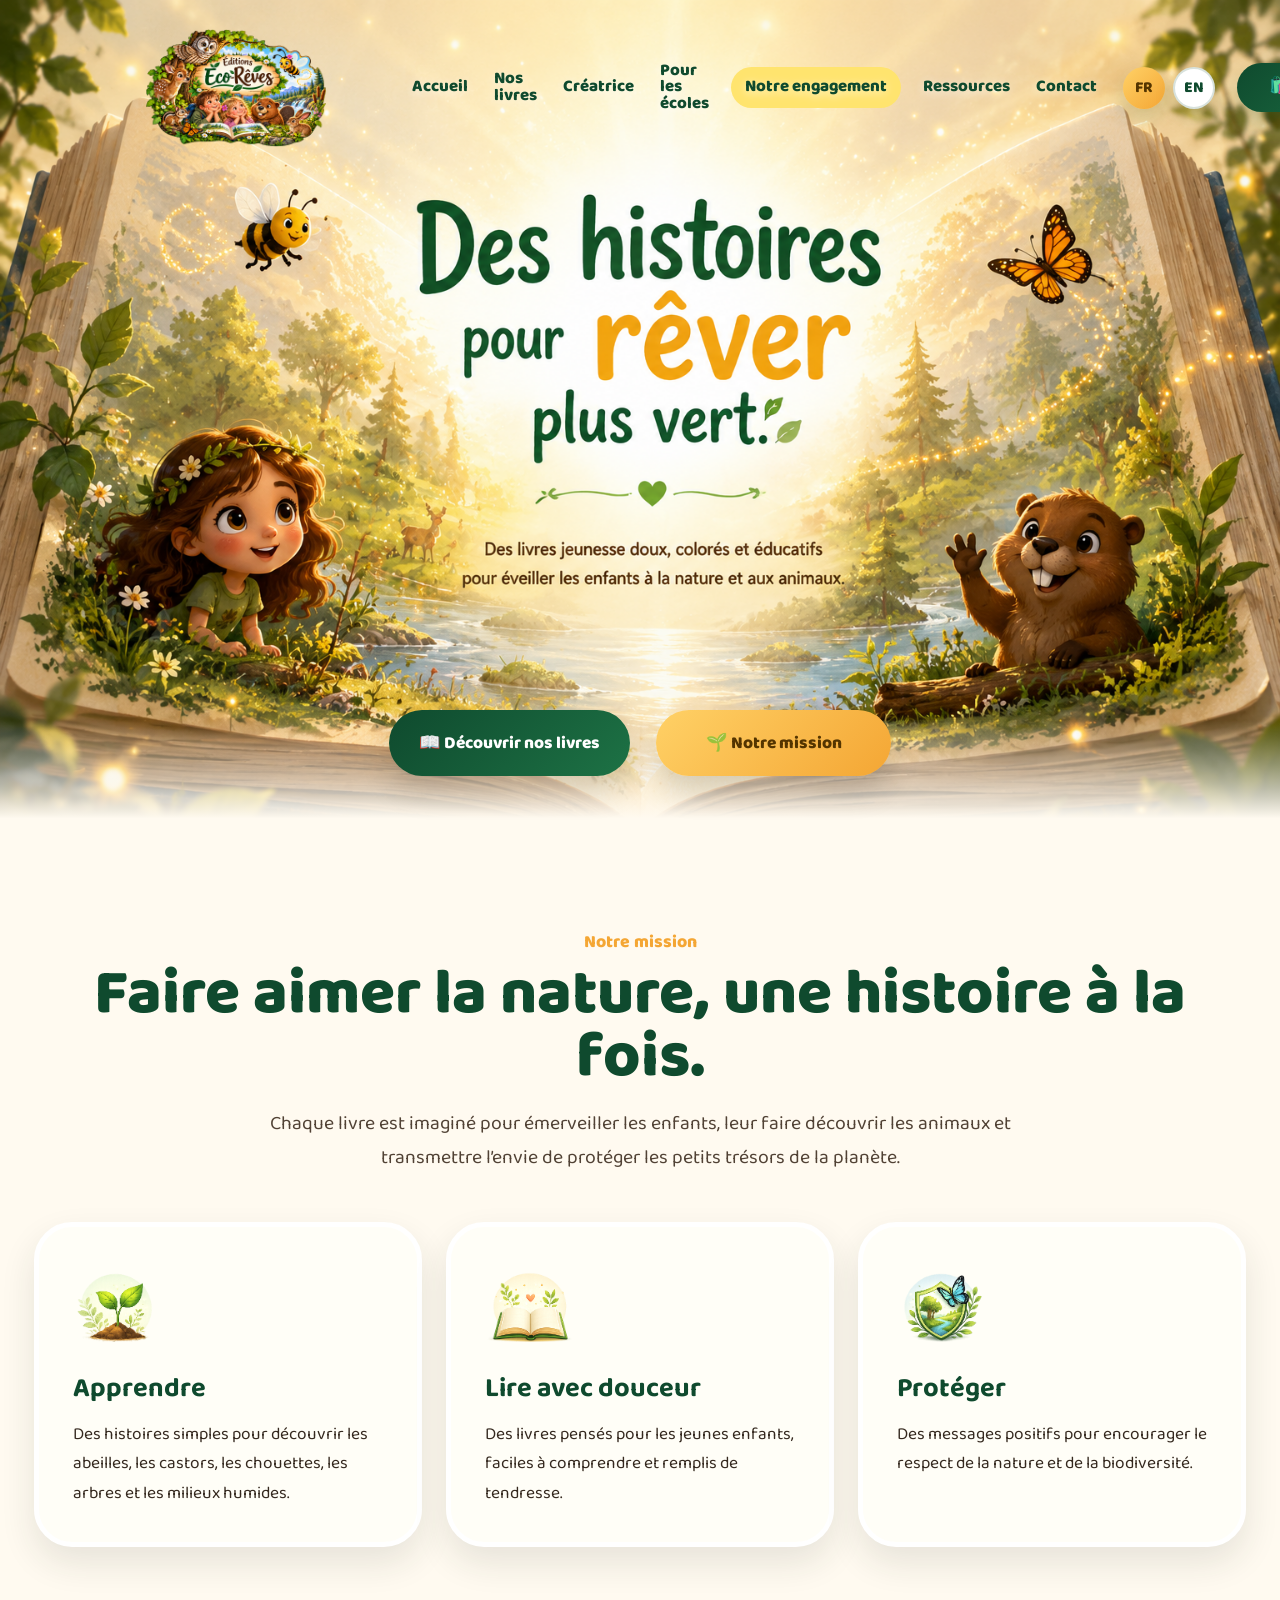
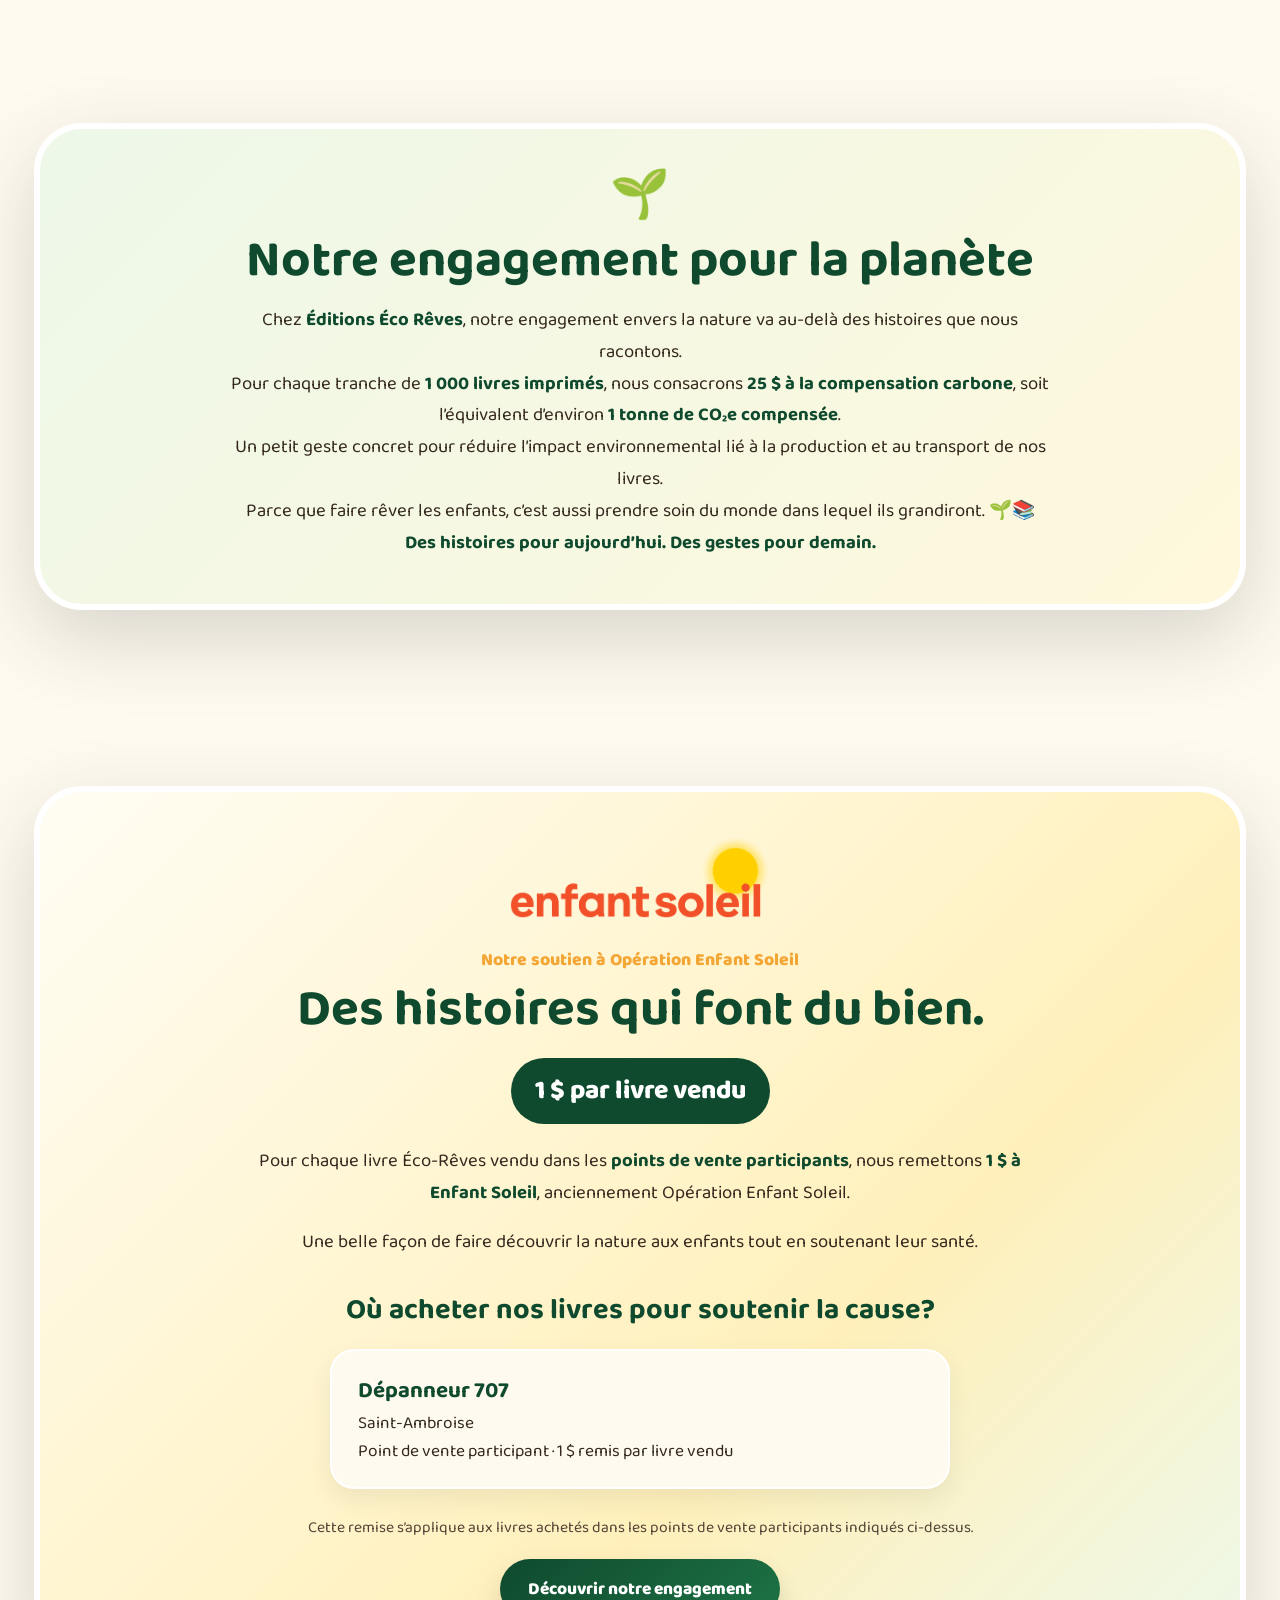
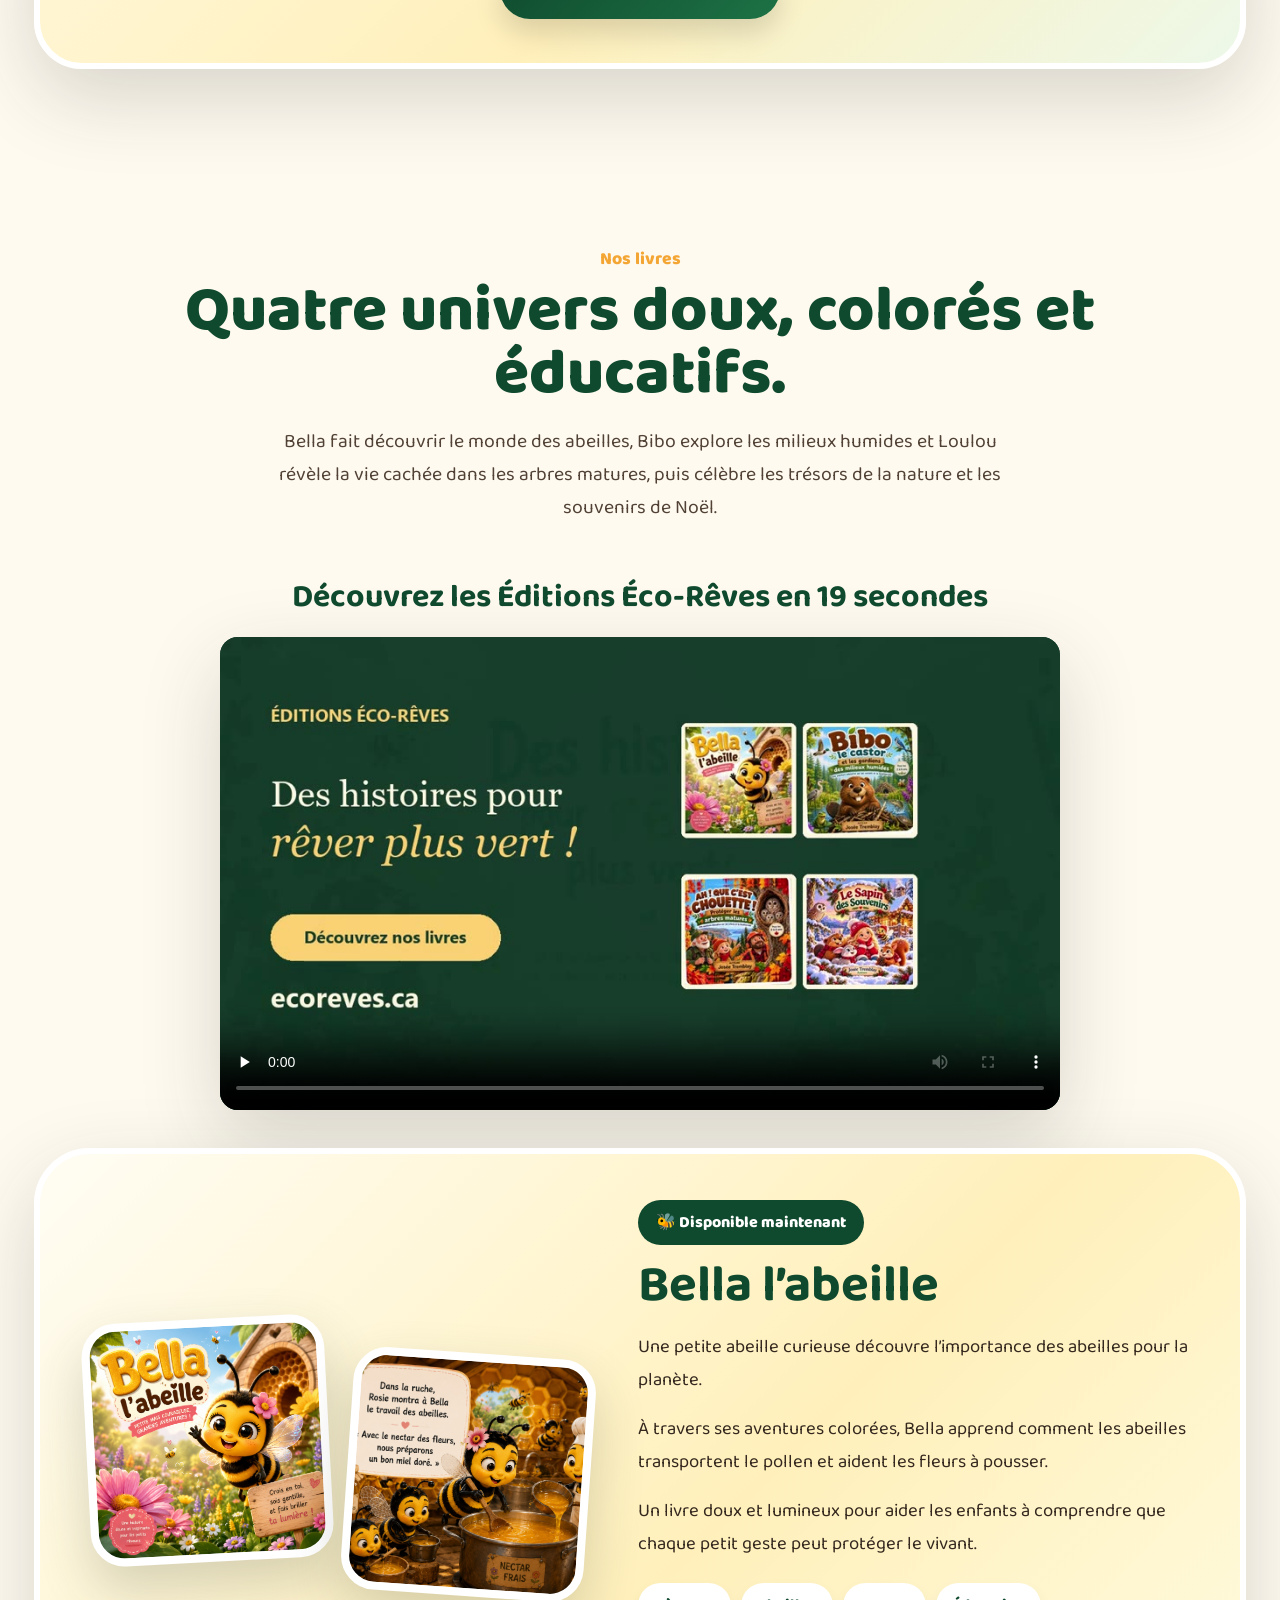
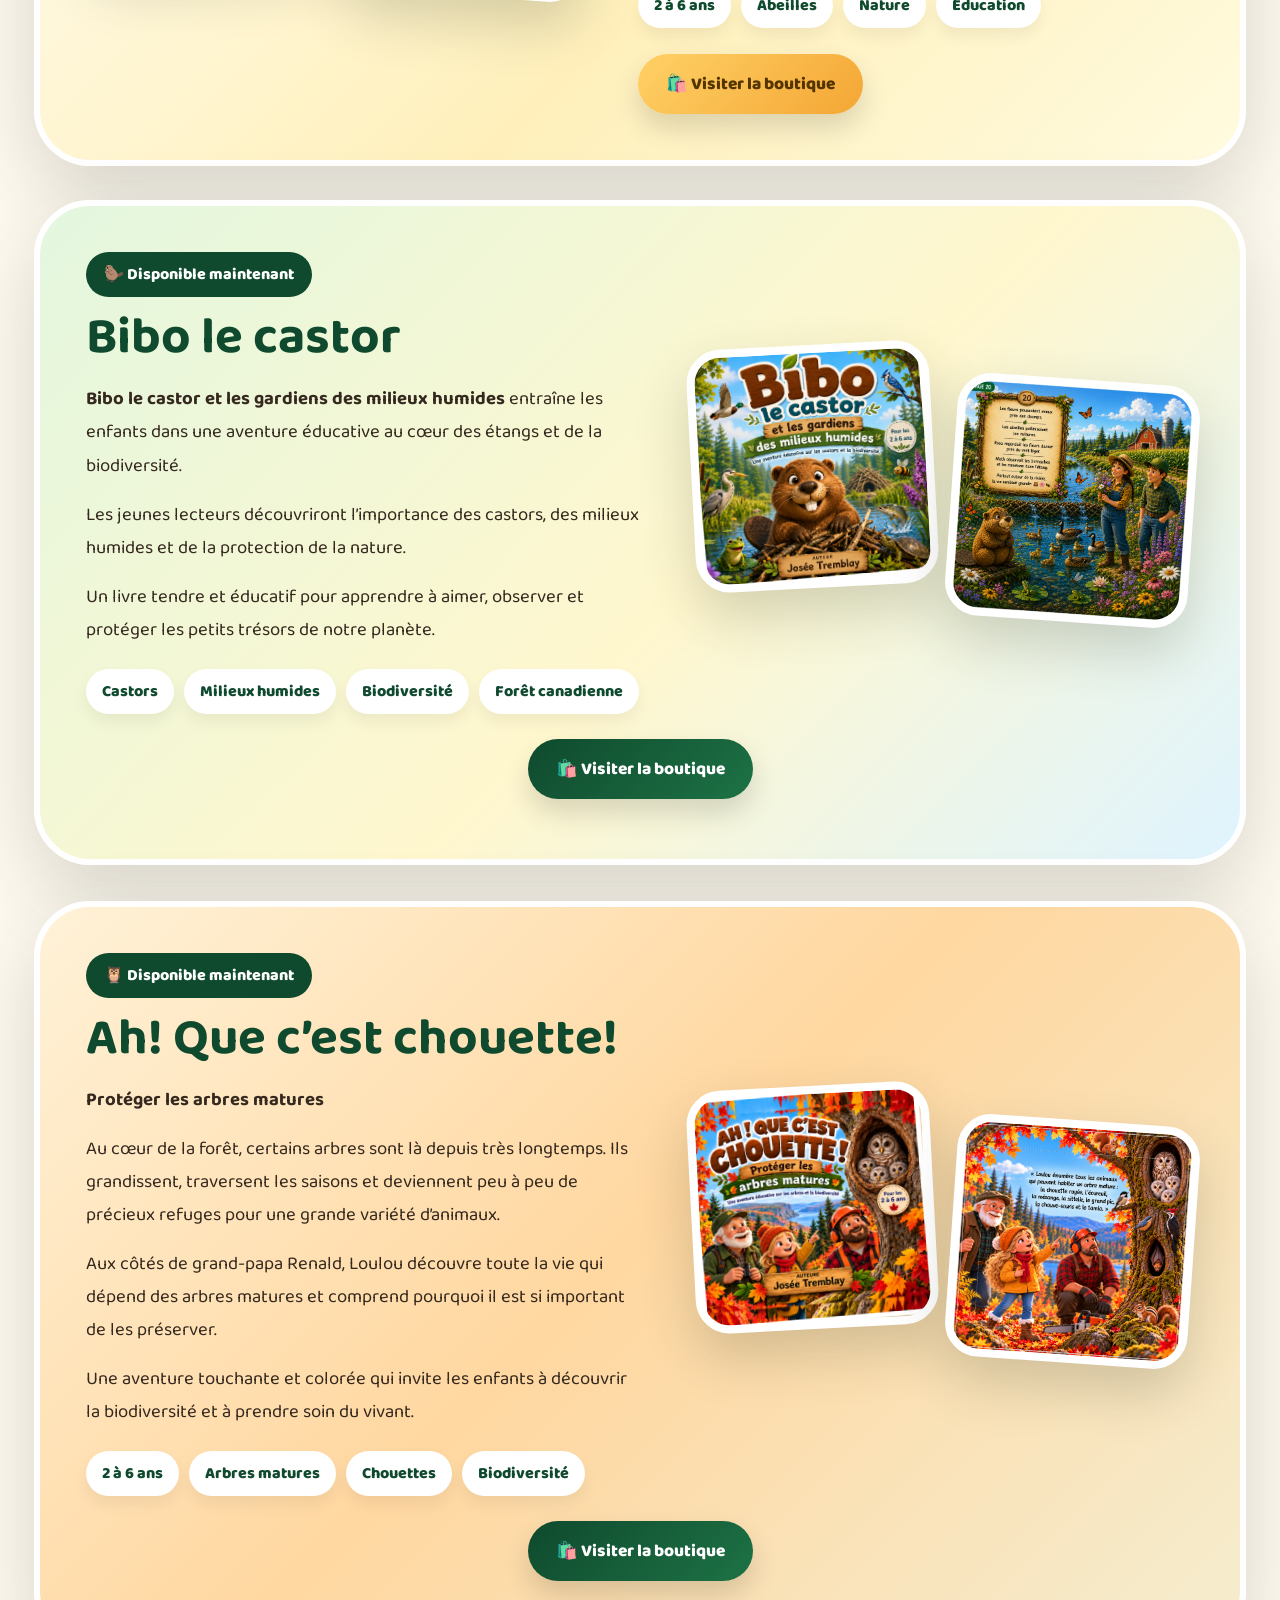
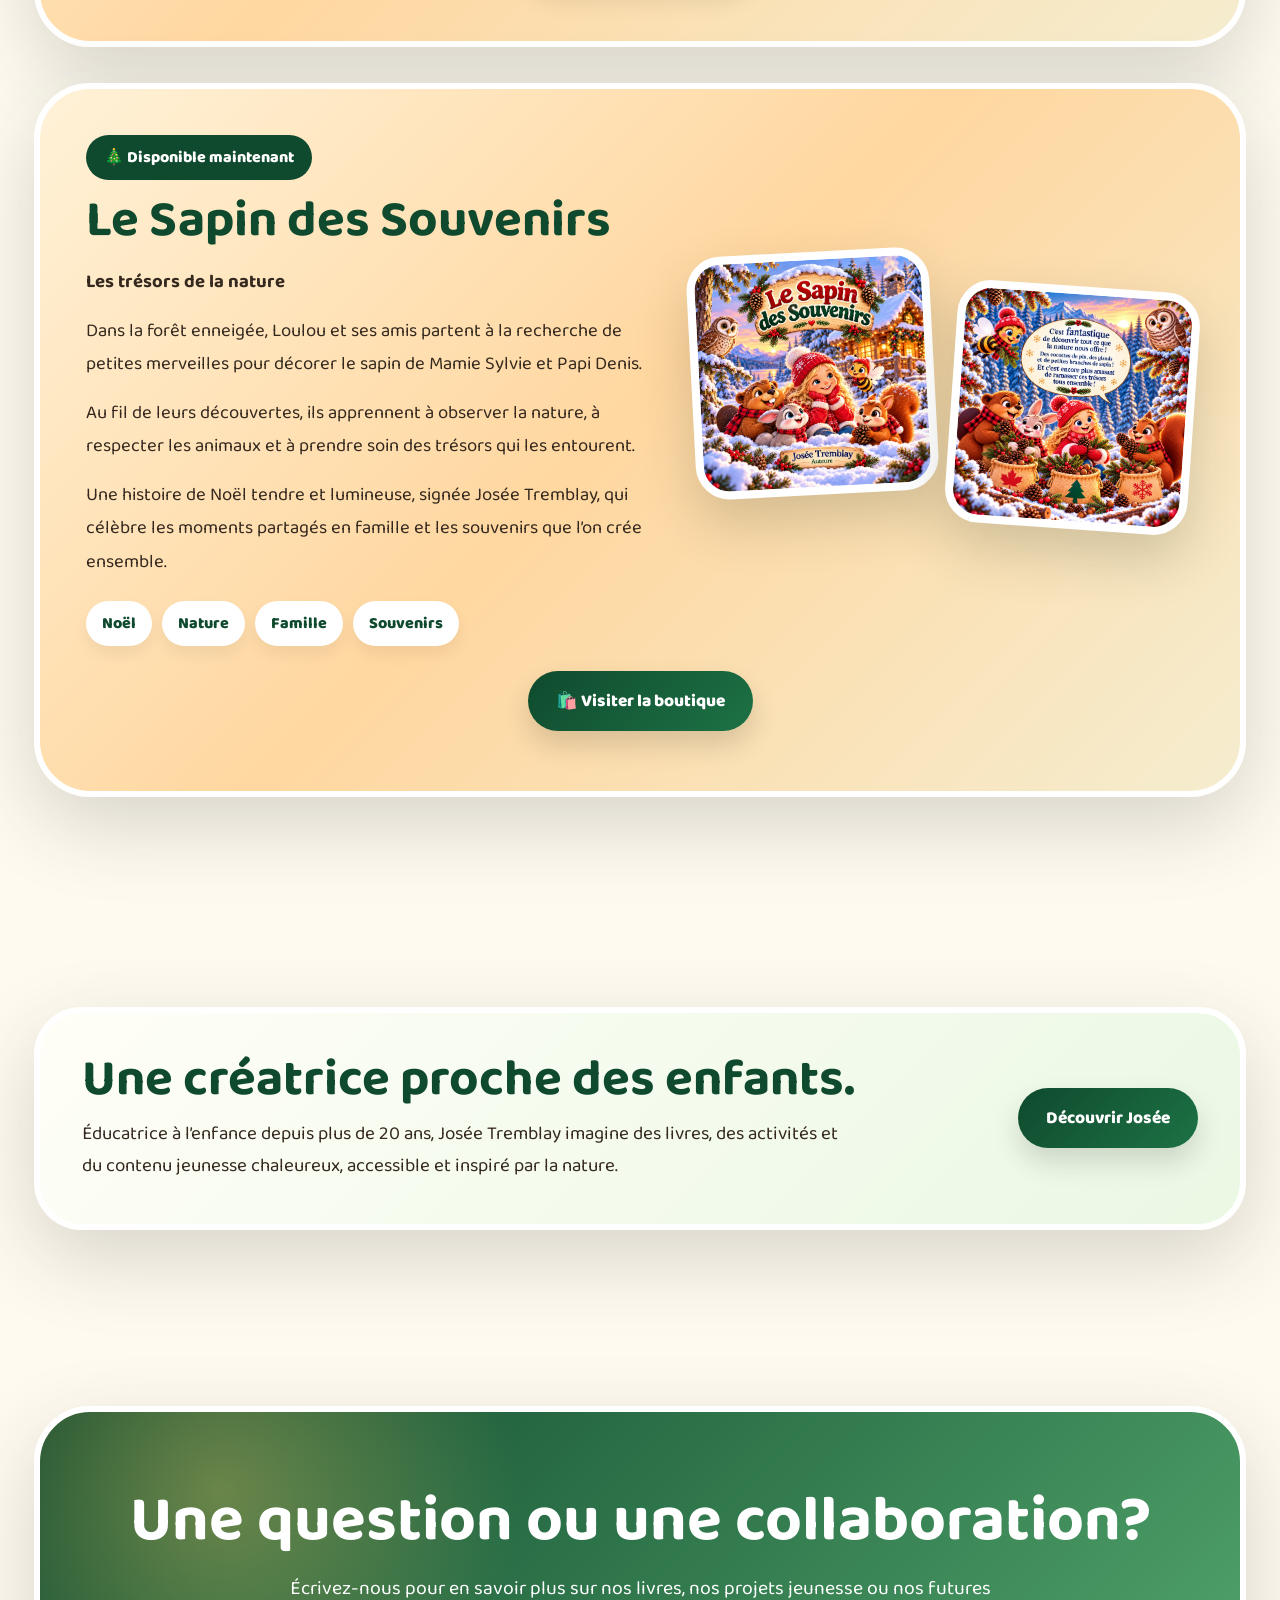
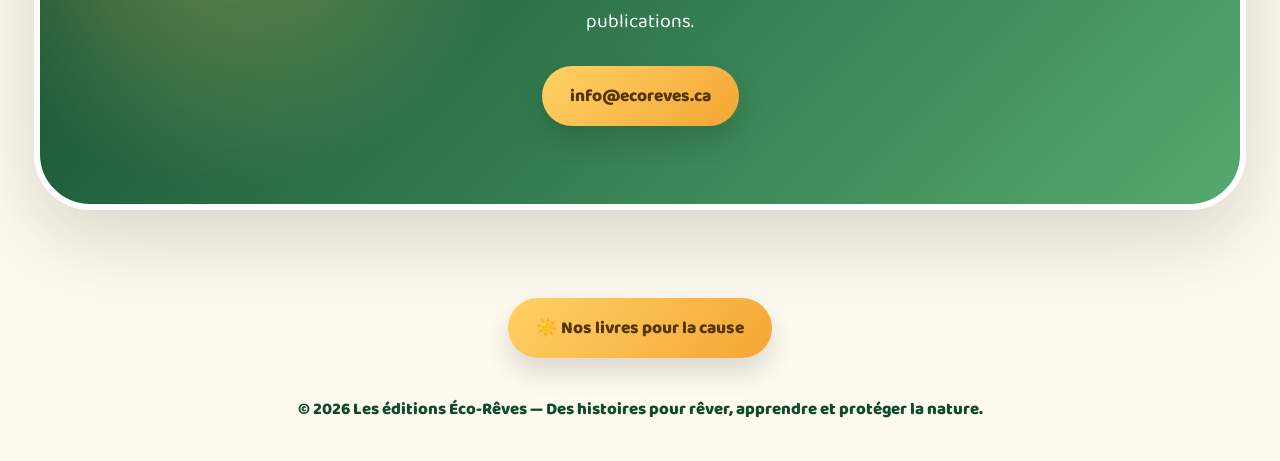
<file: index.html>
<!DOCTYPE html>
<html lang="fr">
<head>
  <meta charset="UTF-8" />
  <meta name="viewport" content="width=device-width, initial-scale=1.0" />
  <title>Les éditions Éco-Rêves | Livres jeunesse nature</title>
  <meta name="description" content="Les éditions Éco-Rêves créent des livres jeunesse doux, colorés et éducatifs pour éveiller les enfants à la nature et aux animaux." />
<!-- Facebook Open Graph -->
<meta property="og:title" content="Les éditions Éco-Rêves | Livres jeunesse nature">
<meta property="og:description" content="Des histoires qui font grandir et découvrir la nature.">
<meta property="og:image" content="https://ecoreves.ca/ecoreves-facebook-share.jpg">
<meta property="og:image:type" content="image/jpeg">
<meta property="og:image:width" content="1200">
<meta property="og:image:height" content="630">
<meta property="og:url" content="https://ecoreves.ca/">
<meta property="og:type" content="website">
<meta property="og:site_name" content="Les éditions Éco-Rêves">

<meta name="twitter:card" content="summary_large_image">
<meta name="twitter:title" content="Les éditions Éco-Rêves">
<meta name="twitter:description" content="Des histoires qui font grandir et découvrir la nature.">
<meta name="twitter:image" content="https://ecoreves.ca/ecoreves-facebook-share.jpg">


  <link rel="preconnect" href="https://fonts.googleapis.com">
  <link rel="preconnect" href="https://fonts.gstatic.com" crossorigin>
  <link href="https://fonts.googleapis.com/css2?family=Baloo+2:wght@400;600;700;800&display=swap" rel="stylesheet">
  <style>
    :root{
      --forest:#0f4a2e; --green:#1d7245; --gold:#f4a634; --honey:#ffd166;
      --cream:#fff8e9; --paper:#fffaf0; --text:#35291f; --shadow:0 28px 80px rgba(36,47,31,.18);
    }
    *{margin:0;padding:0;box-sizing:border-box}
    html{scroll-behavior:smooth}
    body{font-family:'Baloo 2',cursive;color:var(--text);overflow-x:hidden;background:linear-gradient(180deg,#fff6df,#eef8e8 48%,#fffaf0)}
    .site-shell{max-width:1500px;margin:0 auto;background:#fffaf0;box-shadow:0 30px 100px rgba(0,0,0,.12)}

    /* HERO FIDÈLE À LA MAQUETTE */
    .hero-mockup{
      position:relative;min-height:840px;overflow:hidden;background:url('hero-livre-magique.png') center top/cover no-repeat;
    }
    .hero-mockup::after{content:"";position:absolute;left:0;right:0;bottom:0;height:120px;background:linear-gradient(180deg,transparent,#fffaf0 82%);pointer-events:none}

    /* VRAIS LIENS HTML PAR-DESSUS L'IMAGE */
    .hero-nav{position:absolute;z-index:6;left:6.7%;right:6.7%;top:3.3%;display:flex;align-items:center;justify-content:space-between;gap:22px}
    .hero-menu{display:flex;align-items:center;justify-content:center;gap:34px;flex:1}
    .hero-menu a,.hero-shop{color:var(--forest);text-decoration:none;font-weight:800;font-size:1.05rem;line-height:1;padding:12px 4px;text-shadow:0 2px 10px rgba(255,255,255,.7)}
    .hero-menu a:hover{text-decoration:underline;text-underline-offset:8px}
    .hero-logo-link{
      display:block;
      width:300px;
      height:120px;
      background:url('logo.png') center center / contain no-repeat;
      border-radius:20px;
      text-indent:-9999px;
      overflow:hidden;
      flex-shrink:0;
    }
    .hero-shop{flex:0 0 auto;background:linear-gradient(135deg,var(--forest),var(--green));color:white;text-shadow:none;padding:16px 32px;border-radius:999px;box-shadow:0 14px 26px rgba(15,74,46,.24)}
    .hero-shop:hover,.hero-real-actions a:hover{transform:translateY(-3px)}

    .lang-switch{display:flex;align-items:center;gap:8px;flex-shrink:0}
    .lang-switch a{display:inline-flex;align-items:center;justify-content:center;min-width:42px;height:42px;border-radius:999px;text-decoration:none;font-weight:800;font-size:.98rem;box-shadow:0 10px 20px rgba(15,74,46,.16);transition:.22s ease;text-transform:uppercase}
    .lang-switch .active{background:linear-gradient(135deg,var(--honey),var(--gold));color:#543500}
    .lang-switch .inactive{background:white;color:var(--forest);border:2px solid rgba(15,74,46,.16)}
    .lang-switch a:hover{transform:translateY(-3px)}

    .hero-real-actions{position:absolute;z-index:7;left:50%;top:84.5%;transform:translateX(-50%);display:flex;align-items:center;justify-content:center;gap:26px;white-space:nowrap}
    .hero-real-actions a{display:inline-flex;align-items:center;justify-content:center;gap:10px;text-decoration:none;border-radius:999px;font-weight:800;font-size:1.08rem;min-width:235px;padding:19px 30px;box-shadow:0 16px 30px rgba(0,0,0,.16);transition:.22s ease}
    .hero-real-actions .real-books{background:linear-gradient(135deg,var(--forest),var(--green));color:white}
    .hero-real-actions .real-mission{background:linear-gradient(135deg,var(--honey),var(--gold));color:#543500}

    section{max-width:1260px;margin:auto;padding:88px 24px}
    .section-kicker{text-align:center;color:var(--gold);font-weight:800;font-size:1.1rem;margin-bottom:8px}
    .section-title{text-align:center;color:var(--forest);font-weight:800;font-size:clamp(2.5rem,5vw,4.4rem);line-height:.98;margin-bottom:18px}
    .section-subtitle{text-align:center;max-width:760px;margin:0 auto 48px;font-size:1.22rem;line-height:1.7;color:#514235}
    .btn{display:inline-flex;align-items:center;justify-content:center;gap:8px;text-decoration:none;border-radius:999px;padding:16px 28px;font-weight:800;font-size:1.08rem;border:0;box-shadow:0 14px 28px rgba(0,0,0,.14);transition:.22s ease}
    .btn:hover{transform:translateY(-4px)}
    .btn-primary{background:linear-gradient(135deg,var(--forest),var(--green));color:white}.btn-secondary{background:linear-gradient(135deg,var(--honey),var(--gold));color:#543500}

    .values{display:grid;grid-template-columns:repeat(3,1fr);gap:24px}.value-card{border-radius:38px;background:#fffef7;padding:34px;box-shadow:0 16px 35px rgba(38,48,34,.11);border:5px solid white;position:relative;overflow:hidden}.value-icon{width:88px;height:88px;margin-bottom:18px}.value-icon img{width:100%;height:100%;object-fit:contain}.value-card h3{color:var(--forest);font-size:1.7rem;margin-bottom:10px}.value-card p{font-size:1.08rem;line-height:1.7}
    .book-feature{border-radius:56px;padding:46px;box-shadow:var(--shadow);border:6px solid white;position:relative;overflow:hidden;margin-bottom:34px}.book-feature.bella{background:linear-gradient(135deg,#fffdf4 0%,#fff0bb 58%,#fffbdf 100%)}.book-feature.bibo{background:linear-gradient(135deg,#e3f7df 0%,#fff7ce 56%,#dff4ff 100%)}.book-feature.chouette{background:linear-gradient(135deg,#fff2d8 0%,#ffd7a0 48%,#f5edcf 100%);margin-top:36px}.book-layout{display:grid;grid-template-columns:.95fr 1.05fr;gap:48px;align-items:center}.book-feature.bibo .book-layout,.book-feature.chouette .book-layout{grid-template-columns:1.05fr .95fr}.covers{display:grid;grid-template-columns:1fr 1fr;gap:18px;align-items:start}.cover{aspect-ratio:1/1;border-radius:34px;border:8px solid white;overflow:hidden;background:white;box-shadow:0 24px 54px rgba(44,54,35,.20)}.cover:first-child{transform:rotate(-3deg)}.cover:last-child{transform:rotate(4deg);margin-top:34px}.cover img{width:100%;height:100%;object-fit:cover}.label{display:inline-block;background:var(--forest);color:white;padding:10px 18px;border-radius:999px;font-weight:800;margin-bottom:16px}.book-copy h2{font-size:clamp(2.6rem,4vw,4.1rem);line-height:.98;color:var(--forest);margin-bottom:20px}.book-copy p{font-size:1.16rem;line-height:1.78;margin-bottom:16px}.pill-list{display:flex;flex-wrap:wrap;gap:10px;margin-top:22px}.pill{background:white;color:var(--forest);padding:10px 16px;border-radius:999px;font-weight:800;box-shadow:0 8px 16px rgba(0,0,0,.06)}.amazon-btn{margin-top:26px}.book-cta{text-align:center;margin-top:25px;margin-bottom:14px}.bulk-layout{display:grid;grid-template-columns:1.05fr .95fr;gap:36px;align-items:center}.bulk-copy h2{color:var(--forest);font-size:clamp(2.45rem,4.6vw,4rem);line-height:1;margin-bottom:18px}.bulk-copy p{font-size:1.14rem;line-height:1.72;margin-bottom:16px}.bulk-box{background:#fffef7;border:5px solid white;border-radius:30px;padding:28px;box-shadow:0 16px 35px rgba(38,48,34,.11)}.bulk-box h3{color:var(--forest);font-size:1.65rem;margin-bottom:14px}.bulk-list{list-style:none;display:grid;gap:12px;margin-bottom:24px}.bulk-list li{background:#f3f9ee;border-radius:18px;padding:12px 14px;font-weight:800;color:var(--forest)}.bulk-note{font-size:.96rem;line-height:1.55;color:#5d4a3d;margin-top:14px}
    .eco-commitment{background:linear-gradient(135deg,#edf8e9,#fff8dc);border:6px solid white;border-radius:48px;box-shadow:var(--shadow);padding:44px 46px;text-align:center;position:relative;overflow:hidden}
    .eco-commitment::before{content:"🌱";display:block;font-size:3rem;line-height:1;margin-bottom:14px}
    .eco-commitment h2{color:var(--forest);font-size:clamp(2.2rem,4vw,3.5rem);line-height:1.05;margin-bottom:16px}
    .eco-commitment p{max-width:820px;margin:0 auto;font-size:1.16rem;line-height:1.72}
    .eco-commitment strong{color:var(--forest)}
    .author-strip{background:linear-gradient(135deg,#fffef7,#eaf8e4);border:6px solid white;border-radius:48px;box-shadow:var(--shadow);padding:42px;display:grid;grid-template-columns:1fr auto;align-items:center;gap:28px}.author-strip h2{color:var(--forest);font-size:clamp(2.3rem,4vw,3.6rem);line-height:1;margin-bottom:12px}.author-strip p{font-size:1.18rem;line-height:1.7;max-width:760px}.contact{text-align:center;color:white;border-radius:56px;background:radial-gradient(circle at 15% 20%,rgba(255,215,106,.35),transparent 28%),linear-gradient(135deg,var(--forest),#55a96e);border:6px solid white;box-shadow:var(--shadow);padding:78px 34px}.contact h2{font-size:clamp(2.7rem,5vw,4.3rem);line-height:1;margin-bottom:18px}.contact p{max-width:760px;margin:0 auto 28px;font-size:1.22rem;line-height:1.7}footer{text-align:center;color:var(--forest);font-weight:800;padding:38px 20px;font-size:1.05rem}

    @media(max-width:980px){.hero-mockup{min-height:620px;background-size:cover;background-position:center top}.hero-nav{left:24px;right:24px;top:18px}.hero-menu{display:none}.hero-logo-link{
      width:250px;
      height:95px;
      background:url('logo.png') center center / contain no-repeat;
    }.hero-shop{padding:13px 22px;font-size:.95rem}.lang-switch a{min-width:38px;height:38px;font-size:.9rem}.hero-real-actions{top:auto;bottom:22px;gap:14px}.hero-real-actions a{min-width:auto;padding:15px 20px;font-size:.98rem}.values,.book-layout,.book-feature.bibo .book-layout,.book-feature.chouette .book-layout,.author-strip{grid-template-columns:1fr}.book-feature{padding:30px;border-radius:42px}.covers{grid-template-columns:1fr}.cover:last-child{margin-top:0}.cover:first-child,.cover:last-child{transform:none}}
    @media(max-width:768px){section{padding:56px 16px}.hero-mockup{min-height:520px;background-size:auto 100%;background-position:center top}.hero-mockup::after{height:90px}.hero-nav{left:14px;right:14px;top:12px}.hero-logo-link{
      width:155px;
      height:68px;
      background:url('logo.png') center center / contain no-repeat;
    }.hero-shop{padding:10px 15px;font-size:.86rem}.lang-switch{gap:5px}.lang-switch a{min-width:34px;height:34px;font-size:.78rem}.hero-real-actions{left:16px;right:16px;bottom:12px;transform:none;flex-direction:column;gap:8px}.hero-real-actions a{width:100%;max-width:320px;margin:auto;padding:13px 16px;font-size:.95rem}.shop-mini{padding:22px 16px;border-radius:24px}.contact .btn{width:100%;text-align:center;max-width:315px;margin-left:auto;margin-right:auto}.contact{padding:42px 18px;border-radius:34px;border-width:4px}.contact p{font-size:1rem;line-height:1.55;margin-bottom:22px;max-width:330px}}
    .sunshine-card{background:linear-gradient(135deg,#fffdf4,#fff0bb 65%,#edf8e9);border:6px solid white;border-radius:48px;box-shadow:var(--shadow);padding:44px 46px;text-align:center}
    .sunshine-logo{display:block;width:min(260px,100%);height:auto;margin:0 auto 28px}
    .sunshine-card h2{color:var(--forest);font-size:clamp(2.2rem,4vw,3.5rem);line-height:1.1;margin-bottom:20px}
    .sunshine-card p{max-width:780px;margin:0 auto 18px;font-size:1.16rem;line-height:1.7}
    .sunshine-card strong{color:var(--forest)}
    .sunshine-amount{display:inline-block;background:var(--forest);color:white;border-radius:999px;padding:12px 24px;font-weight:800;font-size:1.65rem;margin-bottom:22px}
    .sunshine-card h3{color:var(--forest);font-size:1.8rem;margin:28px 0 16px}
    .sunshine-stores{list-style:none;max-width:620px;margin:0 auto 26px;text-align:left}
    .sunshine-stores li{background:var(--paper);border:2px solid white;border-radius:24px;padding:22px 26px;box-shadow:0 10px 24px rgba(38,48,34,.08)}
    .sunshine-stores span{display:block;font-size:1.08rem}
    .sunshine-stores strong{font-size:1.4rem}
    .sunshine-card .sunshine-note{font-size:.98rem;color:#514235}
    .sunshine-card a:focus-visible{outline:3px solid var(--forest);outline-offset:5px}
    @media(max-width:768px){.sunshine-card{padding:30px 20px;border-radius:34px;border-width:4px}.sunshine-card p{font-size:1.05rem}.sunshine-card .btn{max-width:100%}.sunshine-logo{width:220px}}
    .hero-menu{gap:18px}.hero-menu .commitment-link{background:#ffe46e;padding:12px 14px;border-radius:999px;white-space:nowrap}
    @media(max-width:980px){.hero-menu{display:flex;position:absolute;top:100%;left:0;right:0;flex-wrap:wrap;gap:6px;background:#fffaf0ef;border-radius:14px;padding:8px}.hero-menu a{font-size:.8rem;padding:8px}.hero-menu .commitment-link{padding:8px}}
    .book-video {
      width: min(100%, 840px);
      margin: 0 auto 38px;
      text-align: center;
    }
    .book-video h3 {
      color: var(--forest);
      font-size: clamp(1.3rem, 3vw, 2rem);
      margin-bottom: 14px;
    }
    .book-video video {
      display: block;
      width: 100%;
      height: auto;
      aspect-ratio: 16 / 9;
      border-radius: 18px;
      background: #10382a;
      box-shadow: var(--shadow);
    }
    </style>
  <link rel="stylesheet" href="mobile.css?v=20261013-desktop-restored">
  <script src="mobile-nav.js?v=20261013" defer></script>
</head>
<body class="mobile-home">
<div class="site-shell">
  <main class="hero-mockup" id="accueil" aria-label="Les éditions Éco-Rêves - Des histoires pour rêver plus vert">
    <div class="hero-nav mobile-header" aria-label="Navigation principale">
      <a class="hero-logo-link" href="index.html" aria-label="Accueil Les éditions Éco-Rêves">Accueil Éco-Rêves</a>
      <button class="mobile-menu-toggle" type="button" aria-expanded="false" aria-controls="mobile-menu"><span aria-hidden="true">☰</span> Menu</button><nav id="mobile-menu" class="hero-menu">
        <a href="#accueil">Accueil</a>
        <a href="#livres">Nos livres</a>
        <a href="auteur.html">Créatrice</a>
        <a href="boutique.html#commandes">Pour les écoles</a>
        <a class="commitment-link" href="engagement.html">Notre engagement</a>
        <a href="#mission">Ressources</a>
        <a href="#contact">Contact</a>
      </nav>
      <div class="lang-switch" aria-label="Choix de langue">
        <a class="active" href="index.html" aria-label="Version française">FR</a>
        <a class="inactive" href="index-en.html" aria-label="English version">EN</a>
      </div>
      <a class="hero-shop" href="boutique.html">🛍️ Boutique</a>
    </div>

    <div class="mobile-home-intro"><img src="accueil-personnages.png" alt="Loulou, Bibo, Bella, la chouette et leurs amis réunis autour du livre" width="1467" height="1073"><div class="home-copy"><h1>Des histoires pour <span>rêver plus vert.</span></h1><p>Des livres jeunesse doux, colorés et éducatifs pour éveiller les enfants à la nature.</p></div></div>
    <div class="hero-real-actions" aria-label="Actions principales">
      <a class="real-books" href="#livres">📖 Découvrir nos livres</a>
      <a class="real-mission" href="#mission">🌱 Notre mission</a>
    </div>
  </main>

  <section id="mission">
    <div class="section-kicker">Notre mission</div>
    <h2 class="section-title">Faire aimer la nature, une histoire à la fois.</h2>
    <p class="section-subtitle">Chaque livre est imaginé pour émerveiller les enfants, leur faire découvrir les animaux et transmettre l’envie de protéger les petits trésors de la planète.</p>
    <div class="values">
      <article class="value-card"><div class="value-icon"><img src="icon-apprendre.png" alt="Apprendre"></div><h3>Apprendre</h3><p>Des histoires simples pour découvrir les abeilles, les castors, les chouettes, les arbres et les milieux humides.</p></article>
      <article class="value-card"><div class="value-icon"><img src="icon-lire.png" alt="Lire avec douceur"></div><h3>Lire avec douceur</h3><p>Des livres pensés pour les jeunes enfants, faciles à comprendre et remplis de tendresse.</p></article>
      <article class="value-card"><div class="value-icon"><img src="icon-proteger.png" alt="Protéger"></div><h3>Protéger</h3><p>Des messages positifs pour encourager le respect de la nature et de la biodiversité.</p></article>
    </div>
  </section>

  <section id="engagement-environnemental">
    <div class="eco-commitment">
      <h2>Notre engagement pour la planète</h2>
      <p>Chez <strong>Éditions Éco Rêves</strong>, notre engagement envers la nature va au-delà des histoires que nous racontons.</p>
      <p>Pour chaque tranche de <strong>1 000 livres imprimés</strong>, nous consacrons <strong>25 $ à la compensation carbone</strong>, soit l’équivalent d’environ <strong>1 tonne de CO₂e compensée</strong>.</p>
      <p>Un petit geste concret pour réduire l’impact environnemental lié à la production et au transport de nos livres.</p>
      <p>Parce que faire rêver les enfants, c’est aussi prendre soin du monde dans lequel ils grandiront. 🌱📚</p>
      <p><strong>Des histoires pour aujourd’hui. Des gestes pour demain.</strong></p>
    </div>
  </section>

  <section id="enfant-soleil" aria-labelledby="enfant-soleil-title">
    <div class="sunshine-card">
      <img class="sunshine-logo" src="enfant-soleil-logo.png" alt="Enfant Soleil" width="9860" height="3103" loading="lazy">
      <div class="section-kicker">Notre soutien à Opération Enfant Soleil</div>
      <h2 id="enfant-soleil-title">Des histoires qui font du bien.</h2>
      <div class="sunshine-amount">1 $ par livre vendu</div>
      <p>Pour chaque livre Éco-Rêves vendu dans les <strong>points de vente participants</strong>, nous remettons <strong>1 $ à Enfant Soleil</strong>, anciennement Opération Enfant Soleil.</p>
      <p>Une belle façon de faire découvrir la nature aux enfants tout en soutenant leur santé.</p>
      <h3>Où acheter nos livres pour soutenir la cause?</h3>
      <ul class="sunshine-stores" aria-label="Points de vente participants">
        <li><strong>Dépanneur 707</strong><span>Saint-Ambroise</span><span>Point de vente participant · 1 $ remis par livre vendu</span></li>
      </ul>
      <p class="sunshine-note">Cette remise s’applique aux livres achetés dans les points de vente participants indiqués ci-dessus.</p>
      <a class="btn btn-primary" href="engagement.html">Découvrir notre engagement</a>
    </div>
  </section>
  <section id="livres">
    <div class="section-kicker">Nos livres</div><h2 class="section-title">Quatre univers doux, colorés et éducatifs.</h2><p class="section-subtitle">Bella fait découvrir le monde des abeilles, Bibo explore les milieux humides et Loulou révèle la vie cachée dans les arbres matures, puis célèbre les trésors de la nature et les souvenirs de Noël.</p>
    <div class="book-video">
      <h3 id="book-video-title">Découvrez les Éditions Éco-Rêves en 19 secondes</h3>
      <video controls playsinline preload="none" width="1280" height="720"
             poster="media/decouvrir-eco-reves.jpg" aria-labelledby="book-video-title">
        <source src="media/decouvrir-eco-reves.mp4" type="video/mp4">
        <track kind="captions" src="media/decouvrir-eco-reves.fr.vtt" srclang="fr" label="Français">
        <a href="media/decouvrir-eco-reves.mp4">Télécharger la vidéo</a>
      </video>
    </div>
    <article class="book-feature bella"><div class="book-layout"><div class="covers"><div class="cover"><img src="bella labeille.png" alt="Bella l’abeille"></div><div class="cover"><img src="bella-ruche.png" alt="Bella dans la ruche"></div></div><div class="book-copy"><span class="label">🐝 Disponible maintenant</span><h2>Bella l’abeille</h2><p>Une petite abeille curieuse découvre l’importance des abeilles pour la planète.</p><p>À travers ses aventures colorées, Bella apprend comment les abeilles transportent le pollen et aident les fleurs à pousser.</p><p>Un livre doux et lumineux pour aider les enfants à comprendre que chaque petit geste peut protéger le vivant.</p><div class="pill-list"><span class="pill">2 à 6 ans</span><span class="pill">Abeilles</span><span class="pill">Nature</span><span class="pill">Éducation</span></div><a class="btn btn-secondary amazon-btn" href="boutique.html">🛍️ Visiter la boutique</a></div></div></article>
    <article class="book-feature bibo" id="bibo"><div class="book-layout"><div class="book-copy"><span class="label">🦫 Disponible maintenant</span><h2>Bibo le castor</h2><p><strong>Bibo le castor et les gardiens des milieux humides</strong> entraîne les enfants dans une aventure éducative au cœur des étangs et de la biodiversité.</p><p>Les jeunes lecteurs découvriront l’importance des castors, des milieux humides et de la protection de la nature.</p><p>Un livre tendre et éducatif pour apprendre à aimer, observer et protéger les petits trésors de notre planète.</p><div class="pill-list"><span class="pill">Castors</span><span class="pill">Milieux humides</span><span class="pill">Biodiversité</span><span class="pill">Forêt canadienne</span></div></div><div class="covers"><div class="cover"><img src="bibo-cover-fr.png" alt="Bibo le castor"></div><div class="cover"><img src="bibo-page.png" alt="Bibo et les milieux humides"></div></div></div>
<div class="book-cta">
<a class="btn btn-primary" href="boutique.html">🛍️ Visiter la boutique</a>
</div></article>
    <article class="book-feature chouette" id="chouette"><div class="book-layout"><div class="book-copy"><span class="label">🦉 Disponible maintenant</span><h2>Ah! Que c’est chouette!</h2><p><strong>Protéger les arbres matures</strong></p><p>Au cœur de la forêt, certains arbres sont là depuis très longtemps. Ils grandissent, traversent les saisons et deviennent peu à peu de précieux refuges pour une grande variété d’animaux.</p><p>Aux côtés de grand-papa Renald, Loulou découvre toute la vie qui dépend des arbres matures et comprend pourquoi il est si important de les préserver.</p><p>Une aventure touchante et colorée qui invite les enfants à découvrir la biodiversité et à prendre soin du vivant.</p><div class="pill-list"><span class="pill">2 à 6 ans</span><span class="pill">Arbres matures</span><span class="pill">Chouettes</span><span class="pill">Biodiversité</span></div></div><div class="covers"><div class="cover"><img src="chouette-cover-fr.png" alt="Couverture Ah! Que c’est chouette! Protéger les arbres matures"></div><div class="cover"><img src="chouette-page.png" alt="Les animaux qui habitent un arbre mature"></div></div></div><div class="book-cta"><a class="btn btn-primary" href="boutique.html">🛍️ Visiter la boutique</a></div></article>
    <article class="book-feature chouette sapin" id="sapin-souvenirs"><div class="book-layout"><div class="book-copy"><span class="label">🎄 Disponible maintenant</span><h2>Le Sapin des Souvenirs</h2><p><strong>Les trésors de la nature</strong></p><p>Dans la forêt enneigée, Loulou et ses amis partent à la recherche de petites merveilles pour décorer le sapin de Mamie Sylvie et Papi Denis.</p><p>Au fil de leurs découvertes, ils apprennent à observer la nature, à respecter les animaux et à prendre soin des trésors qui les entourent.</p><p>Une histoire de Noël tendre et lumineuse, signée Josée Tremblay, qui célèbre les moments partagés en famille et les souvenirs que l’on crée ensemble.</p><div class="pill-list"><span class="pill">Noël</span><span class="pill">Nature</span><span class="pill">Famille</span><span class="pill">Souvenirs</span></div></div><div class="covers"><div class="cover"><img src="sapin-souvenirs-cover-fr.png" alt="Couverture de Le Sapin des Souvenirs — Les trésors de la nature, de Josée Tremblay" width="1254" height="1254" loading="lazy"></div><div class="cover"><img src="sapin-souvenirs-page-fr.png" alt="Page du livre Le Sapin des Souvenirs : Loulou et ses amis ramassent ensemble les trésors de la nature dans la forêt enneigée" width="1254" height="1254" loading="lazy"></div></div></div><div class="book-cta"><a class="btn btn-primary" href="boutique.html">🛍️ Visiter la boutique</a></div></article>
</section>



  <section><div class="author-strip"><div><h2>Une créatrice proche des enfants.</h2><p>Éducatrice à l’enfance depuis plus de 20 ans, Josée Tremblay imagine des livres, des activités et du contenu jeunesse chaleureux, accessible et inspiré par la nature.</p></div><a class="btn btn-primary" href="auteur.html">Découvrir Josée</a></div></section>
  <section id="contact"><div class="contact"><h2>Une question ou une collaboration?</h2><p>Écrivez-nous pour en savoir plus sur nos livres, nos projets jeunesse ou nos futures publications.</p><a class="btn btn-secondary" href="mailto:info@ecoreves.ca">info@ecoreves.ca</a></div></section>
  <p style="text-align:center;padding:0 20px"><a class="btn btn-secondary" href="engagement.html">☀️ Nos livres pour la cause</a></p>
  <footer>© 2026 Les éditions Éco-Rêves — Des histoires pour rêver, apprendre et protéger la nature.</footer>
</div>
</body>
</html>
</file>
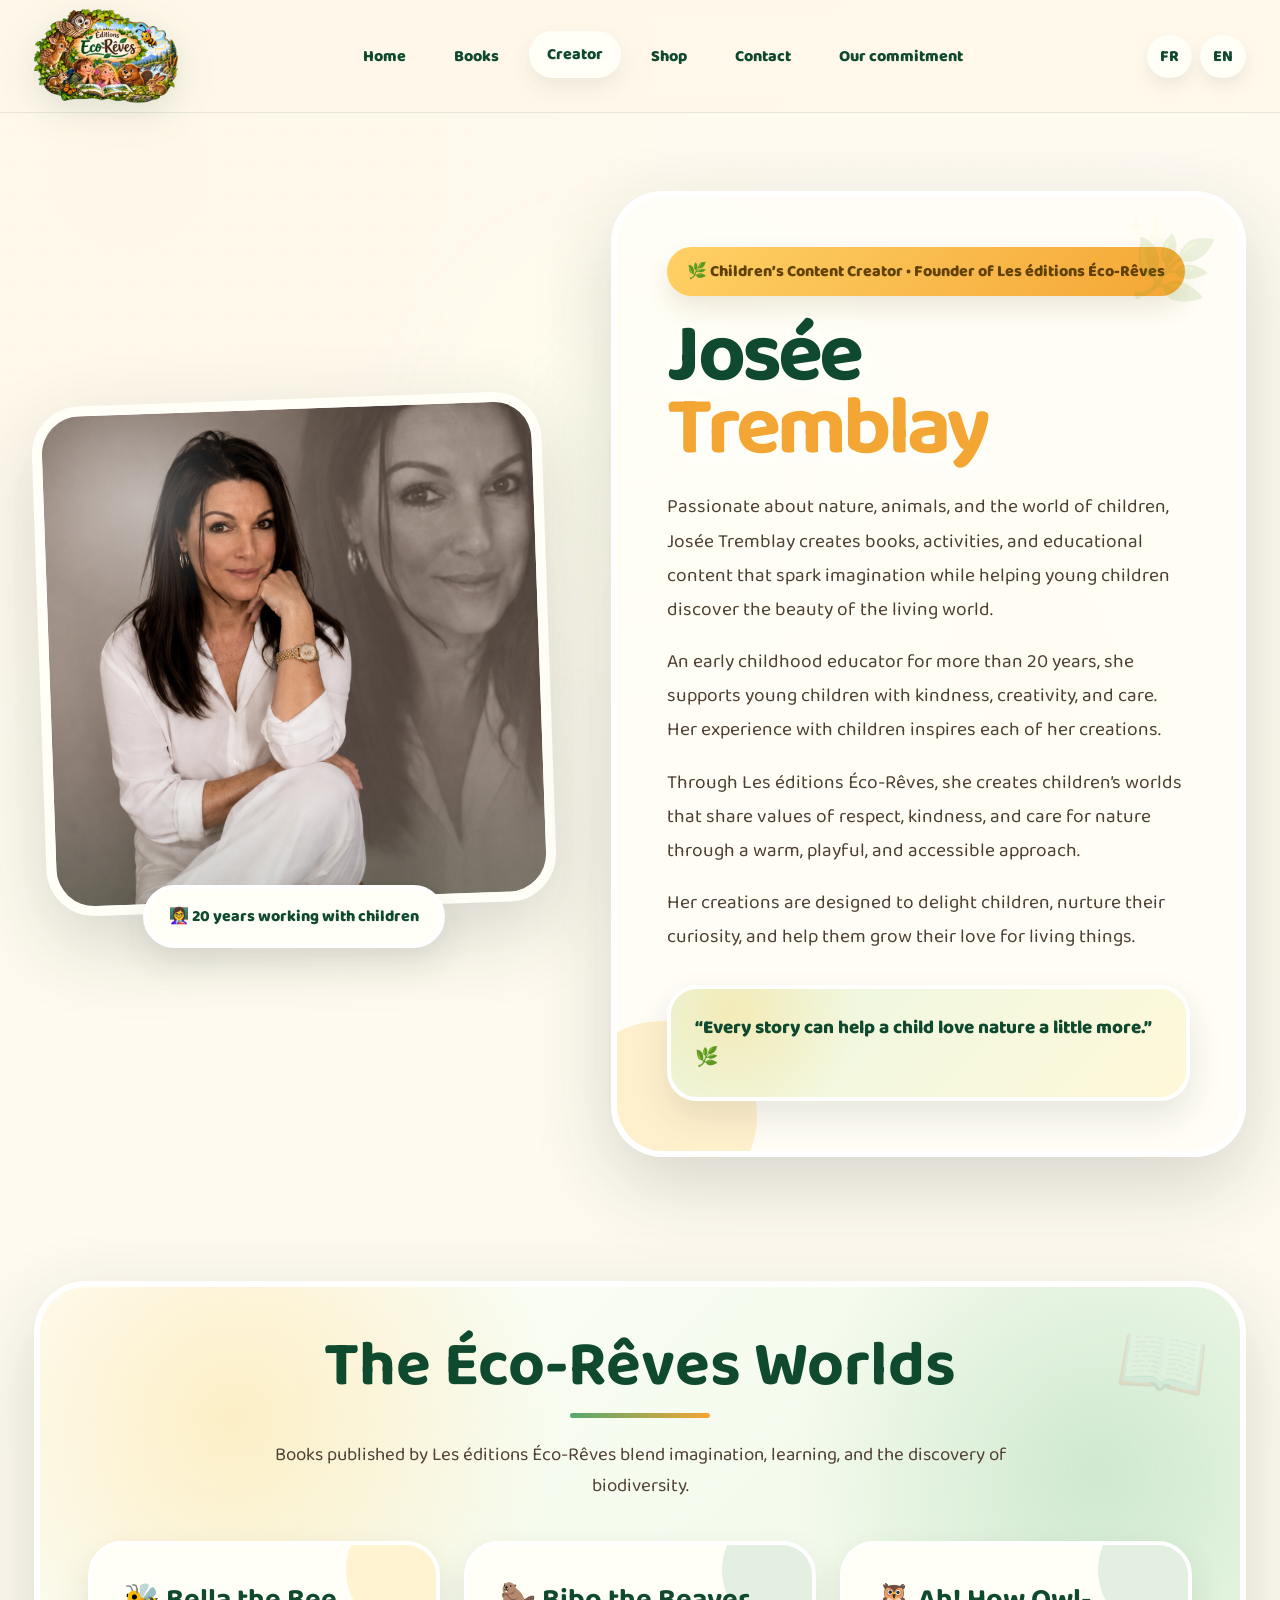
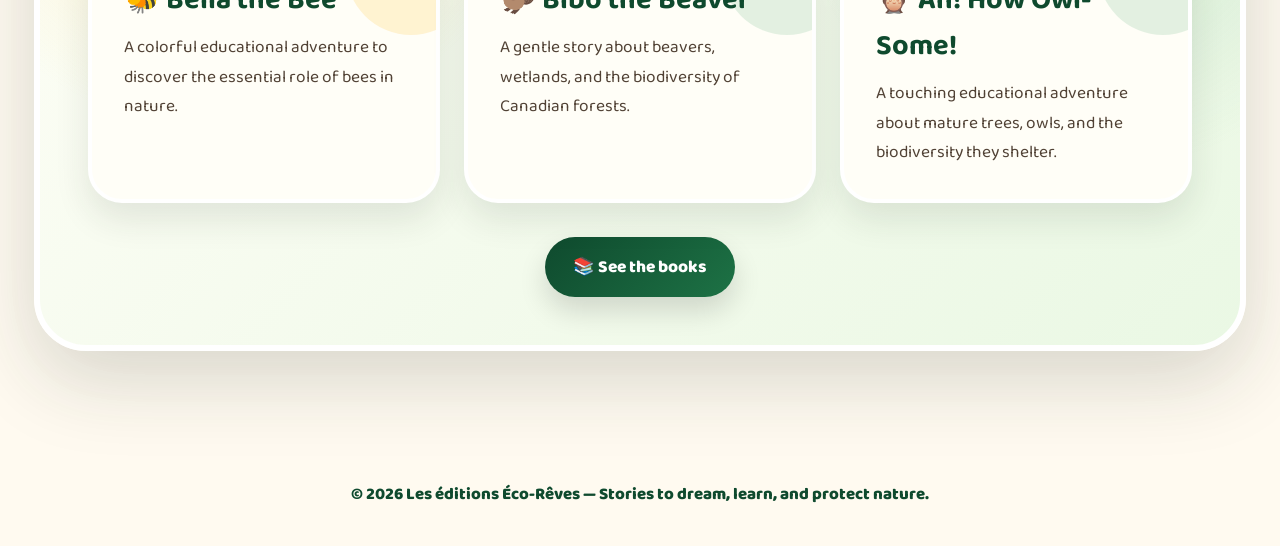
<file: auteur-en.html>
<!DOCTYPE html>
<html lang="en">
<head>
  <meta charset="UTF-8" />
  <meta name="viewport" content="width=device-width, initial-scale=1.0" />
  <title>About the Creator | Les éditions Éco-Rêves</title>
  <meta name="description" content="Discover Josée Tremblay, children’s content creator and founder of Les éditions Éco-Rêves." />

  <link rel="preconnect" href="https://fonts.googleapis.com">
  <link rel="preconnect" href="https://fonts.gstatic.com" crossorigin>
  <link href="https://fonts.googleapis.com/css2?family=Baloo+2:wght@400;600;700;800&display=swap" rel="stylesheet">

  <style>
    :root{
      --forest:#0f4a2e;
      --green:#1d7245;
      --leaf:#55a96e;
      --gold:#f4a634;
      --honey:#ffd166;
      --cream:#fff8e9;
      --paper:#fffef7;
      --text:#35291f;
      --muted:#6b5b4c;
      --shadow:0 28px 80px rgba(36,47,31,.18);
      --soft-shadow:0 16px 35px rgba(38,48,34,.11);
    }

    *{margin:0;padding:0;box-sizing:border-box}
    html{scroll-behavior:smooth}
    body{
      font-family:'Baloo 2',cursive;
      color:var(--text);
      overflow-x:hidden;
      background:
        radial-gradient(circle at 10% 8%, rgba(255,209,102,.50), transparent 26%),
        radial-gradient(circle at 90% 10%, rgba(223,245,255,.72), transparent 26%),
        linear-gradient(180deg,#fff6df 0%,#edf9e7 48%,#fffaf0 100%);
    }

    body::before{
      content:"";
      position:fixed;
      inset:0;
      z-index:-1;
      pointer-events:none;
      opacity:.26;
      background-image:radial-gradient(rgba(15,74,46,.18) 1.2px, transparent 1.2px);
      background-size:30px 30px;
    }

    .site-shell{
      max-width:1500px;
      margin:0 auto;
      background:rgba(255,250,240,.92);
      box-shadow:0 30px 100px rgba(0,0,0,.10);
      overflow:hidden;
    }

    header{
      position:sticky;
      top:0;
      z-index:999;
      background:rgba(255,248,233,.78);
      backdrop-filter:blur(14px);
      border-bottom:1px solid rgba(15,74,46,.10);
    }

    .nav{
      max-width:1260px;
      margin:auto;
      padding:8px 24px;
      display:flex;
      align-items:center;
      justify-content:space-between;
      gap:24px;
    }

    .logo{
      height:96px;
      width:auto;
      display:block;
      filter:drop-shadow(0 10px 18px rgba(15,74,46,.14));
    }

    nav{display:flex;align-items:center;gap:12px;flex-wrap:wrap}

    nav a{
      color:var(--forest);
      text-decoration:none;
      font-weight:800;
      padding:11px 18px;
      border-radius:999px;
      transition:.22s ease;
    }


    .lang-switch{display:flex;gap:8px;align-items:center}
    .lang-switch a{color:var(--forest);text-decoration:none;font-weight:800;background:#fffef7;padding:9px 13px;border-radius:999px;box-shadow:0 8px 16px rgba(0,0,0,.07)}
    .lang-switch a:hover{transform:translateY(-2px)}

    nav a:hover,
    nav a.active{
      background:#fffef7;
      box-shadow:0 10px 22px rgba(0,0,0,.07);
      transform:translateY(-2px);
    }

    .author-hero{
      position:relative;
      max-width:1260px;
      margin:auto;
      padding:78px 24px 90px;
      display:grid;
      grid-template-columns:.9fr 1.1fr;
      gap:58px;
      align-items:center;
    }

    .author-hero::before{
      content:"";
      position:absolute;
      left:50%;
      top:36px;
      transform:translateX(-50%);
      width:min(1080px,92vw);
      height:76%;
      border-radius:70px;
      background:
        radial-gradient(circle at 50% 34%, rgba(255,255,238,.95), transparent 34%),
        radial-gradient(circle at 18% 58%, rgba(85,169,110,.20), transparent 26%),
        radial-gradient(circle at 86% 58%, rgba(244,166,52,.18), transparent 26%);
      filter:blur(.2px);
      z-index:0;
    }

    .author-hero::after{
      content:"✨";
      position:absolute;
      right:7%;
      top:90px;
      font-size:3.6rem;
      opacity:.35;
      animation:float 4.5s ease-in-out infinite;
      pointer-events:none;
    }

    @keyframes float{
      0%,100%{transform:translateY(0) rotate(0)}
      50%{transform:translateY(-12px) rotate(5deg)}
    }

    .photo-wrap{
      position:relative;
      z-index:1;
      display:flex;
      justify-content:center;
      flex-direction:column;
      align-items:center;
    }

    .photo-card{
      width:min(510px,100%);
      aspect-ratio:1/1;
      border-radius:48px;
      overflow:hidden;
      border:10px solid #fffef7;
      background:white;
      box-shadow:var(--shadow);
      transform:rotate(-2deg);
      position:relative;
    }

    .photo-card::after{
      content:"";
      position:absolute;
      inset:0;
      pointer-events:none;
      background:
        radial-gradient(circle at 20% 18%, rgba(255,255,255,.38), transparent 20%),
        linear-gradient(180deg, transparent 72%, rgba(15,74,46,.10));
    }

    .photo-card img{
      width:100%;
      height:100%;
      object-fit:contain;
      display:block;
      background:#fffef7;
    }

    .photo-badge{
      margin-top:-24px;
      position:relative;
      z-index:2;
      background:#fffef7;
      color:var(--forest);
      font-weight:800;
      border-radius:999px;
      padding:15px 22px;
      box-shadow:var(--soft-shadow);
      border:4px solid white;
    }

    .content{
      position:relative;
      z-index:1;
      background:rgba(255,254,247,.90);
      border:6px solid white;
      border-radius:52px;
      padding:50px;
      box-shadow:var(--shadow);
      overflow:hidden;
    }

    .content::before{
      content:"🌿";
      position:absolute;
      right:28px;
      top:22px;
      font-size:4.2rem;
      opacity:.12;
      transform:rotate(12deg);
    }

    .content::after{
      content:"";
      position:absolute;
      left:-50px;
      bottom:-60px;
      width:190px;
      height:190px;
      border-radius:50%;
      background:rgba(255,209,102,.28);
      z-index:-1;
    }

    .badge{
      display:inline-flex;
      background:linear-gradient(135deg,var(--honey),var(--gold));
      color:#604100;
      padding:12px 20px;
      border-radius:999px;
      font-weight:800;
      margin-bottom:24px;
      box-shadow:0 12px 24px rgba(116,83,20,.12);
    }

    h1{
      font-size:clamp(3.5rem,6.5vw,6.4rem);
      line-height:.88;
      color:var(--forest);
      margin-bottom:24px;
      letter-spacing:-.045em;
      text-shadow:0 6px 20px rgba(255,255,255,.8);
    }

    h1 span{
      display:block;
      color:var(--gold);
    }

    .content p{
      font-size:1.2rem;
      line-height:1.78;
      margin-bottom:18px;
      color:#4f4033;
    }

    .quote{
      margin-top:30px;
      background:
        radial-gradient(circle at 12% 20%, rgba(255,209,102,.35), transparent 28%),
        linear-gradient(135deg,#eaf8e4,#fff8d9);
      border-radius:30px;
      padding:24px;
      font-size:1.18rem;
      font-weight:800;
      color:var(--forest);
      box-shadow:var(--soft-shadow);
      border:4px solid white;
    }

    section{max-width:1260px;margin:auto;padding:34px 24px 92px}

    .worlds{
      background:
        radial-gradient(circle at 16% 20%, rgba(255,209,102,.32), transparent 28%),
        radial-gradient(circle at 88% 28%, rgba(85,169,110,.22), transparent 26%),
        linear-gradient(135deg,#fffef7,#eaf8e4);
      border:6px solid white;
      border-radius:52px;
      box-shadow:var(--shadow);
      padding:48px;
      position:relative;
      overflow:hidden;
    }

    .worlds::before{
      content:"📖";
      position:absolute;
      right:32px;
      top:22px;
      font-size:4.6rem;
      opacity:.12;
      transform:rotate(8deg);
    }

    .worlds h2{
      text-align:center;
      color:var(--forest);
      font-size:clamp(2.6rem,5vw,4rem);
      line-height:1;
      margin-bottom:14px;
    }

    .world-line{
      width:140px;
      height:5px;
      background:linear-gradient(90deg,var(--leaf),var(--gold));
      border-radius:999px;
      margin:0 auto 22px;
    }

    .worlds > p{
      text-align:center;
      max-width:780px;
      margin:0 auto 38px;
      font-size:1.17rem;
      line-height:1.7;
      color:#514235;
    }

    .book-grid{
      display:grid;
      grid-template-columns:repeat(3,1fr);
      gap:24px;
      position:relative;
      z-index:1;
    }

    .book-card{
      background:#fffef7;
      border-radius:34px;
      padding:32px;
      box-shadow:var(--soft-shadow);
      border:4px solid white;
      transition:.22s ease;
      position:relative;
      overflow:hidden;
    }

    .book-card:hover{transform:translateY(-6px)}

    .book-card::after{
      content:"";
      position:absolute;
      right:-40px;
      top:-40px;
      width:130px;
      height:130px;
      border-radius:50%;
      background:rgba(85,169,110,.16);
    }

    .book-card:nth-child(1)::after{background:rgba(255,209,102,.26)}

    .book-card h3{
      color:var(--forest);
      font-size:1.8rem;
      margin-bottom:10px;
      position:relative;
      z-index:1;
    }

    .book-card p{
      font-size:1.08rem;
      line-height:1.7;
      position:relative;
      z-index:1;
      color:#514235;
    }

    .cta{text-align:center;margin-top:34px}

    .btn{
      display:inline-flex;
      align-items:center;
      justify-content:center;
      gap:8px;
      text-decoration:none;
      border-radius:999px;
      padding:16px 28px;
      font-weight:800;
      font-size:1.08rem;
      box-shadow:0 14px 28px rgba(0,0,0,.14);
      transition:.22s ease;
    }

    .btn:hover{transform:translateY(-4px)}
    .btn-primary{background:linear-gradient(135deg,var(--forest),var(--green));color:white}

    footer{
      text-align:center;
      color:var(--forest);
      font-weight:800;
      padding:38px 20px;
      font-size:1.05rem;
    }

    @media(max-width:980px){
      nav{display:none}
      .logo{height:82px}
      .author-hero{
        grid-template-columns:1fr;
        padding-top:44px;
        gap:34px;
      }
      .photo-card{transform:none}
      .content{
        padding:34px;
        border-radius:40px;
      }
      .book-grid{grid-template-columns:1fr}
      .worlds{
        padding:32px;
        border-radius:40px;
      }
    }

    @media(max-width:768px){
      .nav{padding:8px 16px}
      .logo{height:74px}
      .author-hero{padding:34px 16px 58px}
      .content{padding:28px 20px;border-radius:34px}
      .content p{font-size:1.05rem;line-height:1.62}
      .quote{font-size:1.05rem;padding:20px}
      section{padding:20px 16px 64px}
      .worlds{padding:26px 18px;border-radius:32px}
      .book-card{padding:24px}
      .btn{width:100%;max-width:320px}
    }
  </style>
  <link rel="stylesheet" href="mobile.css?v=20261013-desktop-restored">
  <script src="mobile-nav.js?v=20261013" defer></script>
</head>
<body>
<div class="site-shell">
<header>
  <div class="nav mobile-header">
    <a href="index-en.html" aria-label="Home Éco-Rêves"><img src="logo.png" alt="Logo Éco-Rêves" class="logo"></a>
    <button class="mobile-menu-toggle" type="button" aria-expanded="false" aria-controls="mobile-menu"><span aria-hidden="true">☰</span> Menu</button><nav id="mobile-menu">
      <a href="index-en.html">Home</a>
      <a href="index-en.html#livres">Books</a>
      <a href="auteur-en.html" class="active">Creator</a>
      <a href="boutique-en.html">Shop</a>
      <a href="index-en.html#contact">Contact</a>
    <a href="engagement-en.html">Our commitment</a>
    </nav>
    <div class="lang-switch" aria-label="Language switcher">
      <a href="auteur.html">FR</a>
      <a href="auteur-en.html">EN</a>
    </div>
  </div>
</header>

<main class="author-hero">
  <div class="photo-wrap">
    <div class="photo-card"><img src="auteure.png" alt="Photo of creator Josée Tremblay"></div>
    <div class="photo-badge">👩‍🏫 20 years working with children</div>
  </div>

  <div class="content">
    <div class="badge">🌿 Children’s Content Creator • Founder of Les éditions Éco-Rêves</div>
    <h1>Josée <span>Tremblay</span></h1>
    <p>Passionate about nature, animals, and the world of children, Josée Tremblay creates books, activities, and educational content that spark imagination while helping young children discover the beauty of the living world.</p>
    <p>An early childhood educator for more than 20 years, she supports young children with kindness, creativity, and care. Her experience with children inspires each of her creations.</p>
    <p>Through Les éditions Éco-Rêves, she creates children’s worlds that share values of respect, kindness, and care for nature through a warm, playful, and accessible approach.</p>
    <p>Her creations are designed to delight children, nurture their curiosity, and help them grow their love for living things.</p>
    <div class="quote">“Every story can help a child love nature a little more.” 🌿</div>
  </div>
</main>

<section>
  <div class="worlds">
    <h2>The Éco-Rêves Worlds</h2>
    <div class="world-line"></div>
    <p>Books published by Les éditions Éco-Rêves blend imagination, learning, and the discovery of biodiversity.</p>
    <div class="book-grid">
      <div class="book-card">
        <h3>🐝 Bella the Bee</h3>
        <p>A colorful educational adventure to discover the essential role of bees in nature.</p>
      </div>
      <div class="book-card">
        <h3>🦫 Bibo the Beaver</h3>
        <p>A gentle story about beavers, wetlands, and the biodiversity of Canadian forests.</p>
      </div>
      <div class="book-card">
        <h3>🦉 Ah! How Owl-Some!</h3>
        <p>A touching educational adventure about mature trees, owls, and the biodiversity they shelter.</p>
      </div>
    </div>
    <div class="cta"><a class="btn btn-primary" href="index-en.html#livres">📚 See the books</a></div>
  </div>
</section>

<footer>
  © 2026 Les éditions Éco-Rêves — Stories to dream, learn, and protect nature.
</footer>
</div>
</body>
</html>
</file>
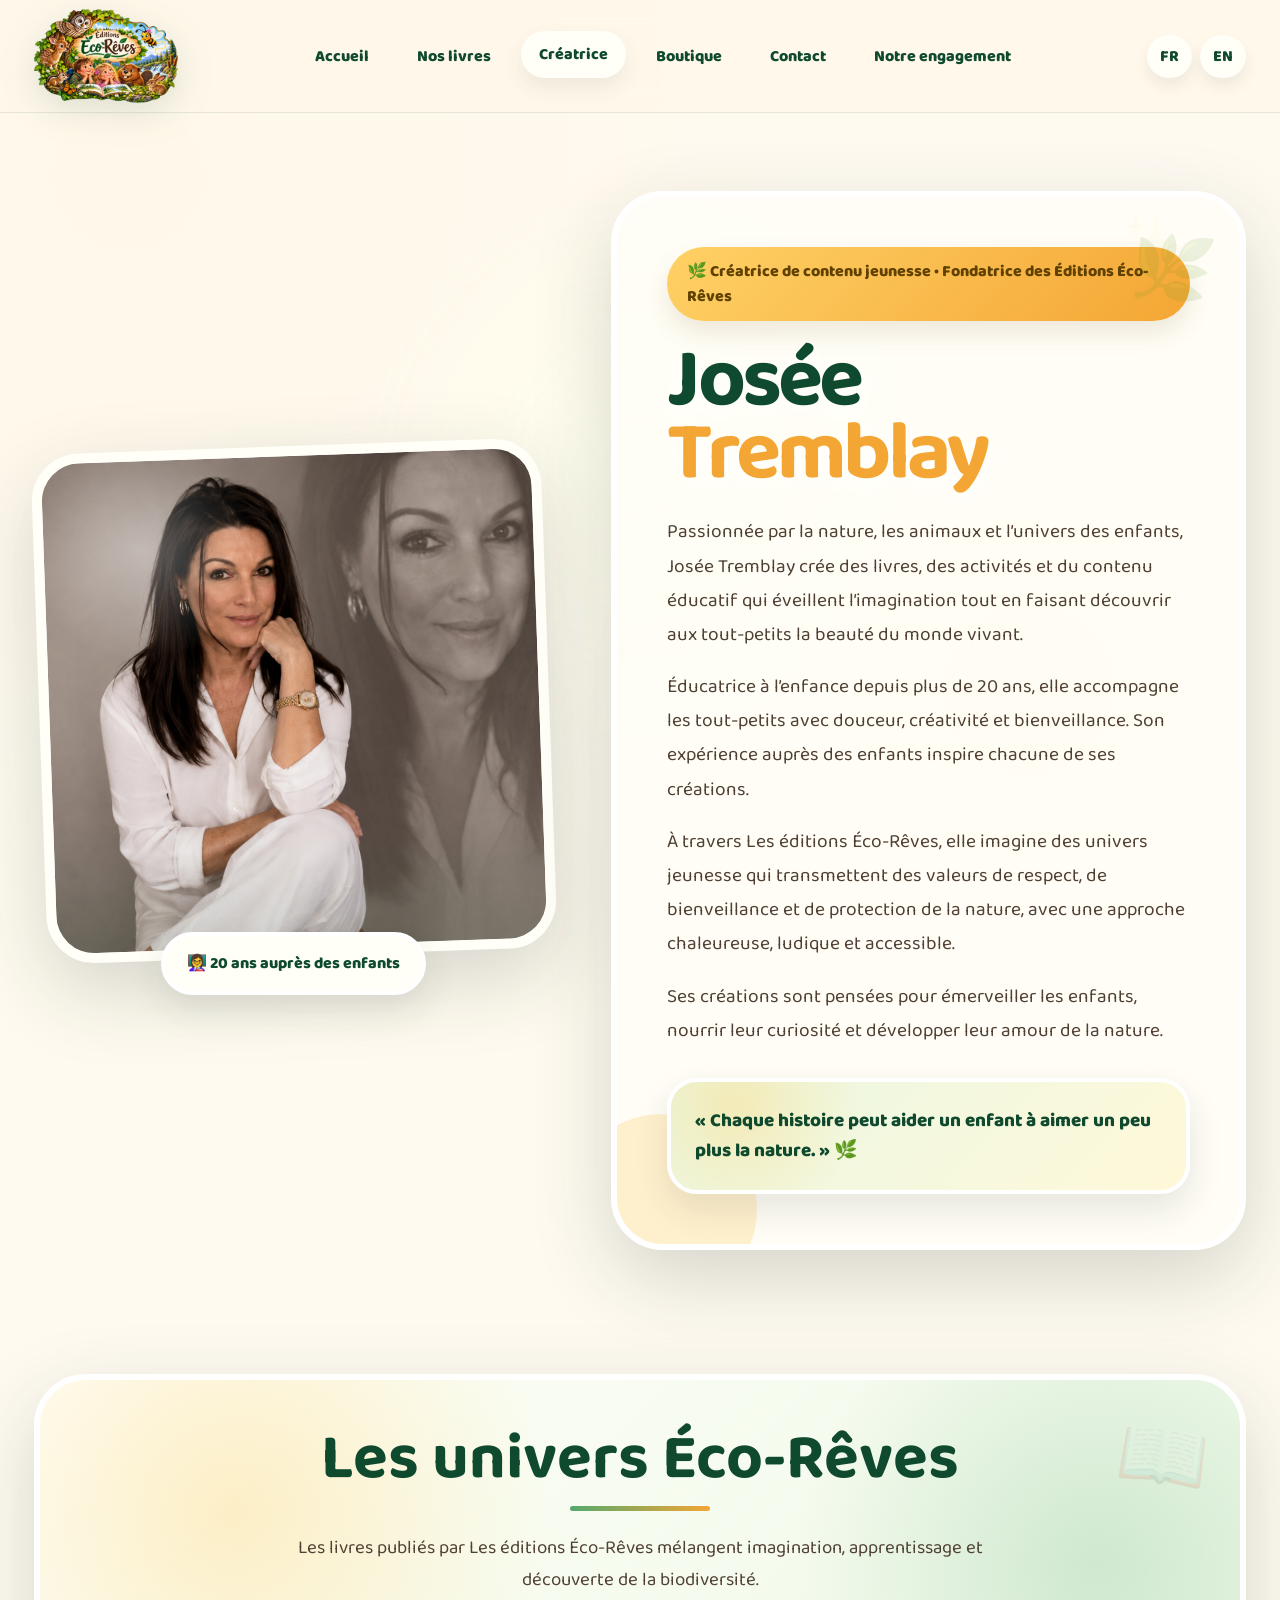
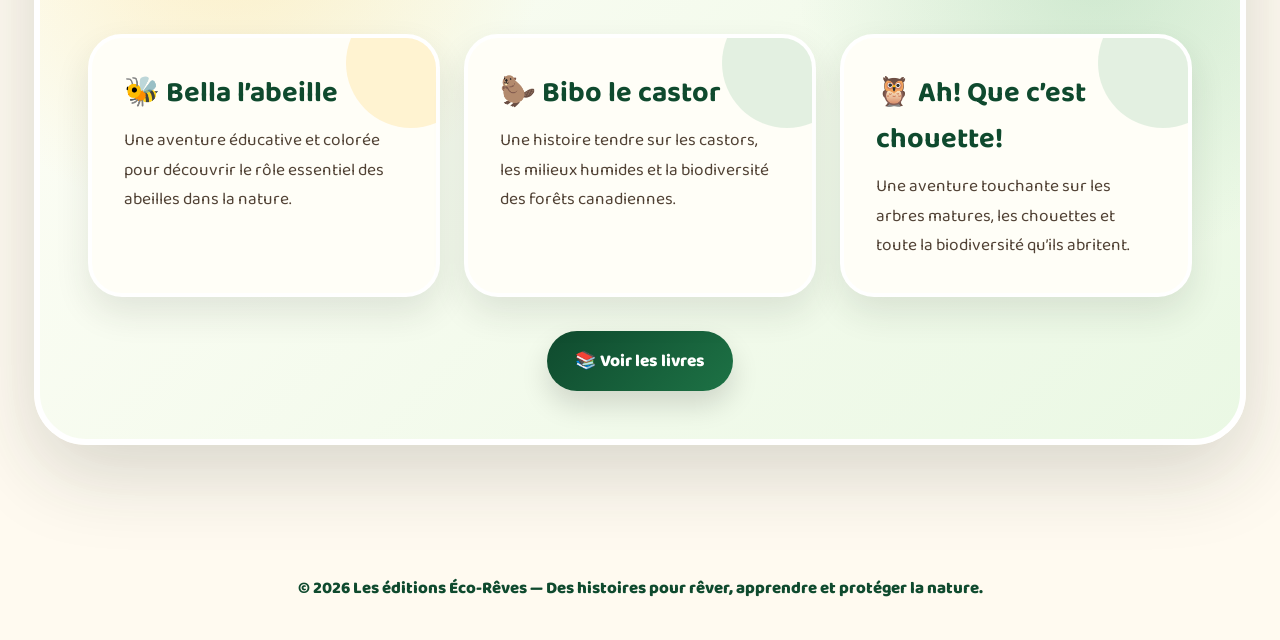
<file: auteur.html>
<!DOCTYPE html>
<html lang="fr">
<head>
  <meta charset="UTF-8" />
  <meta name="viewport" content="width=device-width, initial-scale=1.0" />
  <title>À propos de la créatrice | Les éditions Éco-Rêves</title>
  <meta name="description" content="Découvrez Josée Tremblay, créatrice de contenu jeunesse et fondatrice des Éditions Éco-Rêves." />

  <link rel="preconnect" href="https://fonts.googleapis.com">
  <link rel="preconnect" href="https://fonts.gstatic.com" crossorigin>
  <link href="https://fonts.googleapis.com/css2?family=Baloo+2:wght@400;600;700;800&display=swap" rel="stylesheet">

  <style>
    :root{
      --forest:#0f4a2e;
      --green:#1d7245;
      --leaf:#55a96e;
      --gold:#f4a634;
      --honey:#ffd166;
      --cream:#fff8e9;
      --paper:#fffef7;
      --text:#35291f;
      --muted:#6b5b4c;
      --shadow:0 28px 80px rgba(36,47,31,.18);
      --soft-shadow:0 16px 35px rgba(38,48,34,.11);
    }

    *{margin:0;padding:0;box-sizing:border-box}
    html{scroll-behavior:smooth}
    body{
      font-family:'Baloo 2',cursive;
      color:var(--text);
      overflow-x:hidden;
      background:
        radial-gradient(circle at 10% 8%, rgba(255,209,102,.50), transparent 26%),
        radial-gradient(circle at 90% 10%, rgba(223,245,255,.72), transparent 26%),
        linear-gradient(180deg,#fff6df 0%,#edf9e7 48%,#fffaf0 100%);
    }

    body::before{
      content:"";
      position:fixed;
      inset:0;
      z-index:-1;
      pointer-events:none;
      opacity:.26;
      background-image:radial-gradient(rgba(15,74,46,.18) 1.2px, transparent 1.2px);
      background-size:30px 30px;
    }

    .site-shell{
      max-width:1500px;
      margin:0 auto;
      background:rgba(255,250,240,.92);
      box-shadow:0 30px 100px rgba(0,0,0,.10);
      overflow:hidden;
    }

    header{
      position:sticky;
      top:0;
      z-index:999;
      background:rgba(255,248,233,.78);
      backdrop-filter:blur(14px);
      border-bottom:1px solid rgba(15,74,46,.10);
    }

    .nav{
      max-width:1260px;
      margin:auto;
      padding:8px 24px;
      display:flex;
      align-items:center;
      justify-content:space-between;
      gap:24px;
    }

    .logo{
      height:96px;
      width:auto;
      display:block;
      filter:drop-shadow(0 10px 18px rgba(15,74,46,.14));
    }

    nav{display:flex;align-items:center;gap:12px;flex-wrap:wrap}

    nav a{
      color:var(--forest);
      text-decoration:none;
      font-weight:800;
      padding:11px 18px;
      border-radius:999px;
      transition:.22s ease;
    }


    .lang-switch{display:flex;gap:8px;align-items:center}
    .lang-switch a{color:var(--forest);text-decoration:none;font-weight:800;background:#fffef7;padding:9px 13px;border-radius:999px;box-shadow:0 8px 16px rgba(0,0,0,.07)}
    .lang-switch a:hover{transform:translateY(-2px)}

    nav a:hover,
    nav a.active{
      background:#fffef7;
      box-shadow:0 10px 22px rgba(0,0,0,.07);
      transform:translateY(-2px);
    }

    .author-hero{
      position:relative;
      max-width:1260px;
      margin:auto;
      padding:78px 24px 90px;
      display:grid;
      grid-template-columns:.9fr 1.1fr;
      gap:58px;
      align-items:center;
    }

    .author-hero::before{
      content:"";
      position:absolute;
      left:50%;
      top:36px;
      transform:translateX(-50%);
      width:min(1080px,92vw);
      height:76%;
      border-radius:70px;
      background:
        radial-gradient(circle at 50% 34%, rgba(255,255,238,.95), transparent 34%),
        radial-gradient(circle at 18% 58%, rgba(85,169,110,.20), transparent 26%),
        radial-gradient(circle at 86% 58%, rgba(244,166,52,.18), transparent 26%);
      filter:blur(.2px);
      z-index:0;
    }

    .author-hero::after{
      content:"✨";
      position:absolute;
      right:7%;
      top:90px;
      font-size:3.6rem;
      opacity:.35;
      animation:float 4.5s ease-in-out infinite;
      pointer-events:none;
    }

    @keyframes float{
      0%,100%{transform:translateY(0) rotate(0)}
      50%{transform:translateY(-12px) rotate(5deg)}
    }

    .photo-wrap{
      position:relative;
      z-index:1;
      display:flex;
      justify-content:center;
      flex-direction:column;
      align-items:center;
    }

    .photo-card{
      width:min(510px,100%);
      aspect-ratio:1/1;
      border-radius:48px;
      overflow:hidden;
      border:10px solid #fffef7;
      background:white;
      box-shadow:var(--shadow);
      transform:rotate(-2deg);
      position:relative;
    }

    .photo-card::after{
      content:"";
      position:absolute;
      inset:0;
      pointer-events:none;
      background:
        radial-gradient(circle at 20% 18%, rgba(255,255,255,.38), transparent 20%),
        linear-gradient(180deg, transparent 72%, rgba(15,74,46,.10));
    }

    .photo-card img{
      width:100%;
      height:100%;
      object-fit:contain;
      display:block;
      background:#fffef7;
    }

    .photo-badge{
      margin-top:-24px;
      position:relative;
      z-index:2;
      background:#fffef7;
      color:var(--forest);
      font-weight:800;
      border-radius:999px;
      padding:15px 22px;
      box-shadow:var(--soft-shadow);
      border:4px solid white;
    }

    .content{
      position:relative;
      z-index:1;
      background:rgba(255,254,247,.90);
      border:6px solid white;
      border-radius:52px;
      padding:50px;
      box-shadow:var(--shadow);
      overflow:hidden;
    }

    .content::before{
      content:"🌿";
      position:absolute;
      right:28px;
      top:22px;
      font-size:4.2rem;
      opacity:.12;
      transform:rotate(12deg);
    }

    .content::after{
      content:"";
      position:absolute;
      left:-50px;
      bottom:-60px;
      width:190px;
      height:190px;
      border-radius:50%;
      background:rgba(255,209,102,.28);
      z-index:-1;
    }

    .badge{
      display:inline-flex;
      background:linear-gradient(135deg,var(--honey),var(--gold));
      color:#604100;
      padding:12px 20px;
      border-radius:999px;
      font-weight:800;
      margin-bottom:24px;
      box-shadow:0 12px 24px rgba(116,83,20,.12);
    }

    h1{
      font-size:clamp(3.5rem,6.5vw,6.4rem);
      line-height:.88;
      color:var(--forest);
      margin-bottom:24px;
      letter-spacing:-.045em;
      text-shadow:0 6px 20px rgba(255,255,255,.8);
    }

    h1 span{
      display:block;
      color:var(--gold);
    }

    .content p{
      font-size:1.2rem;
      line-height:1.78;
      margin-bottom:18px;
      color:#4f4033;
    }

    .quote{
      margin-top:30px;
      background:
        radial-gradient(circle at 12% 20%, rgba(255,209,102,.35), transparent 28%),
        linear-gradient(135deg,#eaf8e4,#fff8d9);
      border-radius:30px;
      padding:24px;
      font-size:1.18rem;
      font-weight:800;
      color:var(--forest);
      box-shadow:var(--soft-shadow);
      border:4px solid white;
    }

    section{max-width:1260px;margin:auto;padding:34px 24px 92px}

    .worlds{
      background:
        radial-gradient(circle at 16% 20%, rgba(255,209,102,.32), transparent 28%),
        radial-gradient(circle at 88% 28%, rgba(85,169,110,.22), transparent 26%),
        linear-gradient(135deg,#fffef7,#eaf8e4);
      border:6px solid white;
      border-radius:52px;
      box-shadow:var(--shadow);
      padding:48px;
      position:relative;
      overflow:hidden;
    }

    .worlds::before{
      content:"📖";
      position:absolute;
      right:32px;
      top:22px;
      font-size:4.6rem;
      opacity:.12;
      transform:rotate(8deg);
    }

    .worlds h2{
      text-align:center;
      color:var(--forest);
      font-size:clamp(2.6rem,5vw,4rem);
      line-height:1;
      margin-bottom:14px;
    }

    .world-line{
      width:140px;
      height:5px;
      background:linear-gradient(90deg,var(--leaf),var(--gold));
      border-radius:999px;
      margin:0 auto 22px;
    }

    .worlds > p{
      text-align:center;
      max-width:780px;
      margin:0 auto 38px;
      font-size:1.17rem;
      line-height:1.7;
      color:#514235;
    }

    .book-grid{
      display:grid;
      grid-template-columns:repeat(3,1fr);
      gap:24px;
      position:relative;
      z-index:1;
    }

    .book-card{
      background:#fffef7;
      border-radius:34px;
      padding:32px;
      box-shadow:var(--soft-shadow);
      border:4px solid white;
      transition:.22s ease;
      position:relative;
      overflow:hidden;
    }

    .book-card:hover{transform:translateY(-6px)}

    .book-card::after{
      content:"";
      position:absolute;
      right:-40px;
      top:-40px;
      width:130px;
      height:130px;
      border-radius:50%;
      background:rgba(85,169,110,.16);
    }

    .book-card:nth-child(1)::after{background:rgba(255,209,102,.26)}

    .book-card h3{
      color:var(--forest);
      font-size:1.8rem;
      margin-bottom:10px;
      position:relative;
      z-index:1;
    }

    .book-card p{
      font-size:1.08rem;
      line-height:1.7;
      position:relative;
      z-index:1;
      color:#514235;
    }

    .cta{text-align:center;margin-top:34px}

    .btn{
      display:inline-flex;
      align-items:center;
      justify-content:center;
      gap:8px;
      text-decoration:none;
      border-radius:999px;
      padding:16px 28px;
      font-weight:800;
      font-size:1.08rem;
      box-shadow:0 14px 28px rgba(0,0,0,.14);
      transition:.22s ease;
    }

    .btn:hover{transform:translateY(-4px)}
    .btn-primary{background:linear-gradient(135deg,var(--forest),var(--green));color:white}

    footer{
      text-align:center;
      color:var(--forest);
      font-weight:800;
      padding:38px 20px;
      font-size:1.05rem;
    }

    @media(max-width:980px){
      nav{display:none}
      .logo{height:82px}
      .author-hero{
        grid-template-columns:1fr;
        padding-top:44px;
        gap:34px;
      }
      .photo-card{transform:none}
      .content{
        padding:34px;
        border-radius:40px;
      }
      .book-grid{grid-template-columns:1fr}
      .worlds{
        padding:32px;
        border-radius:40px;
      }
    }

    @media(max-width:768px){
      .nav{padding:8px 16px}
      .logo{height:74px}
      .author-hero{padding:34px 16px 58px}
      .content{padding:28px 20px;border-radius:34px}
      .content p{font-size:1.05rem;line-height:1.62}
      .quote{font-size:1.05rem;padding:20px}
      section{padding:20px 16px 64px}
      .worlds{padding:26px 18px;border-radius:32px}
      .book-card{padding:24px}
      .btn{width:100%;max-width:320px}
    }
  </style>
  <link rel="stylesheet" href="mobile.css?v=20261013-desktop-restored">
  <script src="mobile-nav.js?v=20261013" defer></script>
</head>
<body>
<div class="site-shell">
<header>
  <div class="nav mobile-header">
    <a href="index.html" aria-label="Accueil Éco-Rêves"><img src="logo.png" alt="Logo Éco-Rêves" class="logo"></a>
    <button class="mobile-menu-toggle" type="button" aria-expanded="false" aria-controls="mobile-menu"><span aria-hidden="true">☰</span> Menu</button><nav id="mobile-menu">
      <a href="index.html">Accueil</a>
      <a href="index.html#livres">Nos livres</a>
      <a href="auteur.html" class="active">Créatrice</a>
      <a href="boutique.html">Boutique</a>
      <a href="index.html#contact">Contact</a>
    <a href="engagement.html">Notre engagement</a>
    </nav>
    <div class="lang-switch" aria-label="Choix de langue">
      <a href="auteur.html">FR</a>
      <a href="auteur-en.html">EN</a>
    </div>
  </div>
</header>

<main class="author-hero">
  <div class="photo-wrap">
    <div class="photo-card"><img src="auteure.png" alt="Photo de la créatrice Josée Tremblay"></div>
    <div class="photo-badge">👩‍🏫 20 ans auprès des enfants</div>
  </div>

  <div class="content">
    <div class="badge">🌿 Créatrice de contenu jeunesse • Fondatrice des Éditions Éco-Rêves</div>
    <h1>Josée <span>Tremblay</span></h1>
    <p>Passionnée par la nature, les animaux et l’univers des enfants, Josée Tremblay crée des livres, des activités et du contenu éducatif qui éveillent l’imagination tout en faisant découvrir aux tout-petits la beauté du monde vivant.</p>
    <p>Éducatrice à l’enfance depuis plus de 20 ans, elle accompagne les tout-petits avec douceur, créativité et bienveillance. Son expérience auprès des enfants inspire chacune de ses créations.</p>
    <p>À travers Les éditions Éco-Rêves, elle imagine des univers jeunesse qui transmettent des valeurs de respect, de bienveillance et de protection de la nature, avec une approche chaleureuse, ludique et accessible.</p>
    <p>Ses créations sont pensées pour émerveiller les enfants, nourrir leur curiosité et développer leur amour de la nature.</p>
    <div class="quote">« Chaque histoire peut aider un enfant à aimer un peu plus la nature. » 🌿</div>
  </div>
</main>

<section>
  <div class="worlds">
    <h2>Les univers Éco-Rêves</h2>
    <div class="world-line"></div>
    <p>Les livres publiés par Les éditions Éco-Rêves mélangent imagination, apprentissage et découverte de la biodiversité.</p>
    <div class="book-grid">
      <div class="book-card">
        <h3>🐝 Bella l’abeille</h3>
        <p>Une aventure éducative et colorée pour découvrir le rôle essentiel des abeilles dans la nature.</p>
      </div>
      <div class="book-card">
        <h3>🦫 Bibo le castor</h3>
        <p>Une histoire tendre sur les castors, les milieux humides et la biodiversité des forêts canadiennes.</p>
      </div>
      <div class="book-card">
        <h3>🦉 Ah! Que c’est chouette!</h3>
        <p>Une aventure touchante sur les arbres matures, les chouettes et toute la biodiversité qu’ils abritent.</p>
      </div>
    </div>
    <div class="cta"><a class="btn btn-primary" href="index.html#livres">📚 Voir les livres</a></div>
  </div>
</section>

<footer>
  © 2026 Les éditions Éco-Rêves — Des histoires pour rêver, apprendre et protéger la nature.
</footer>
</div>
</body>
</html>
</file>
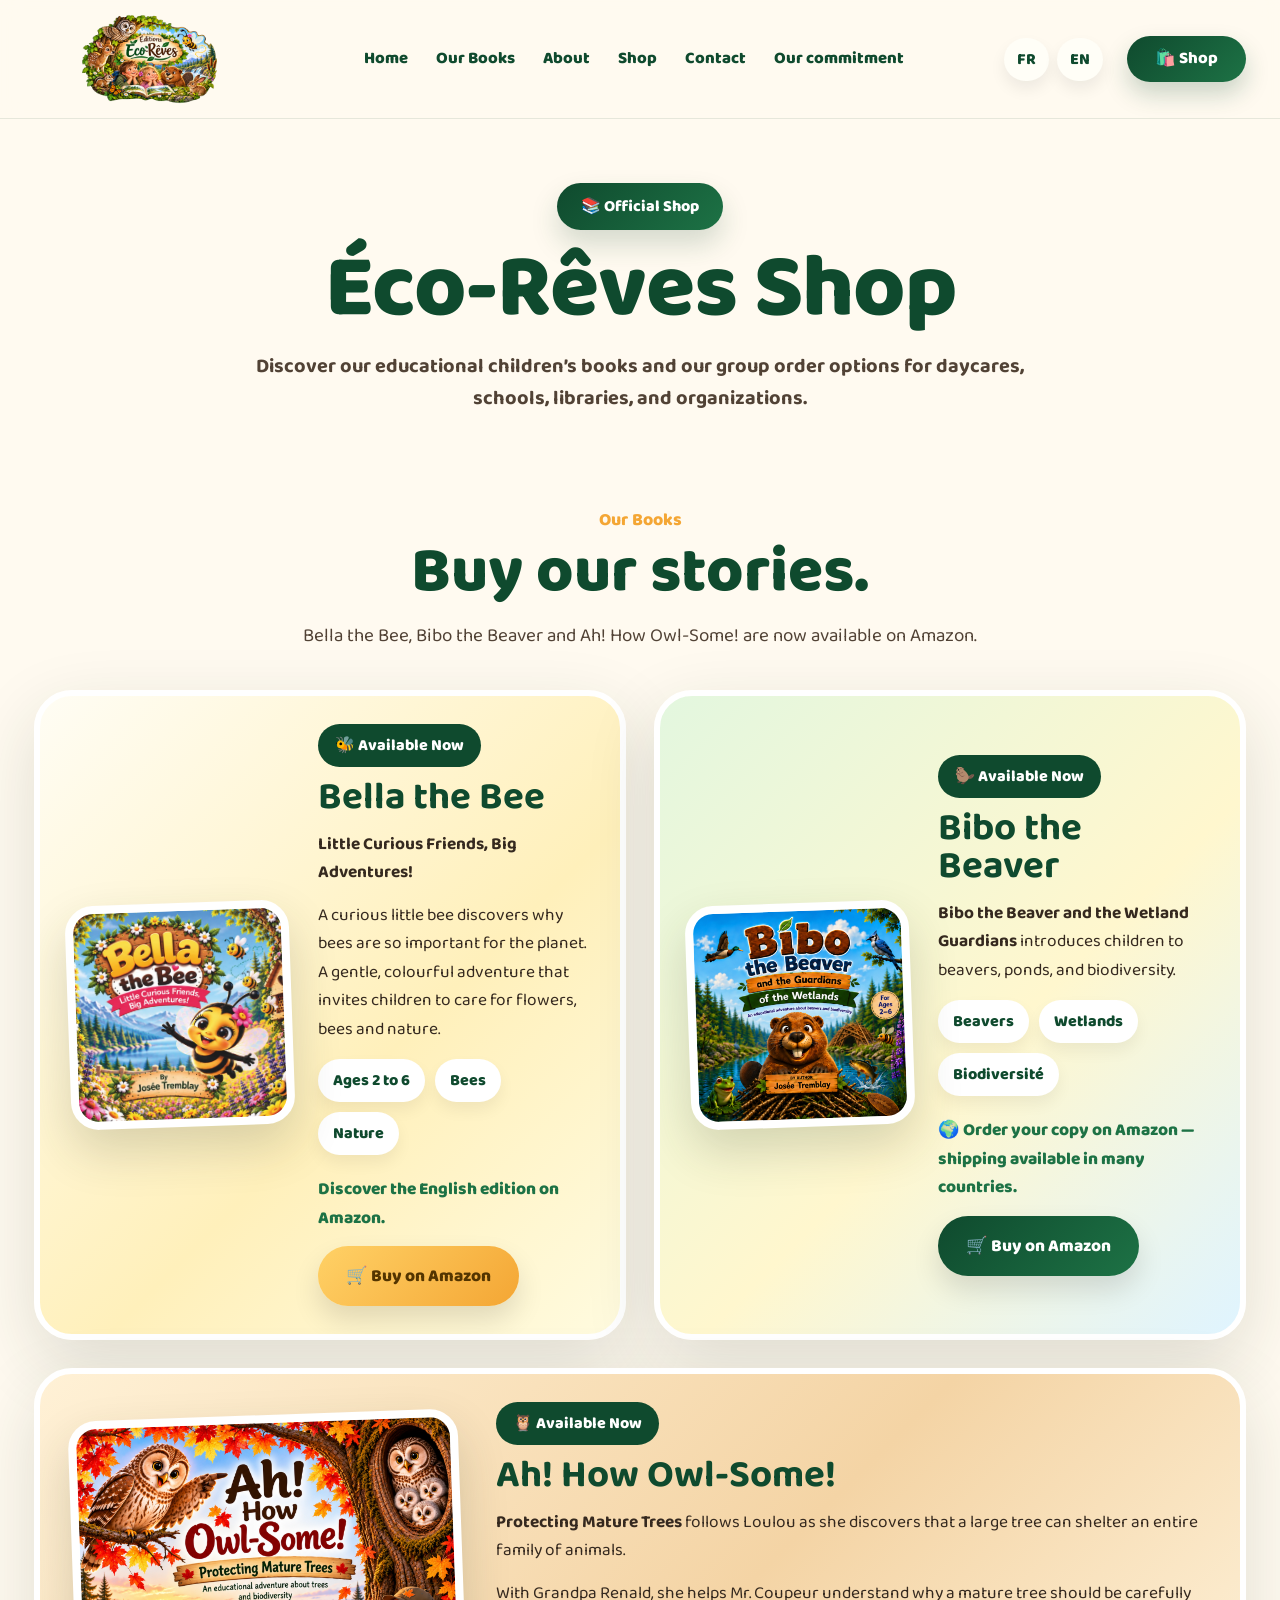
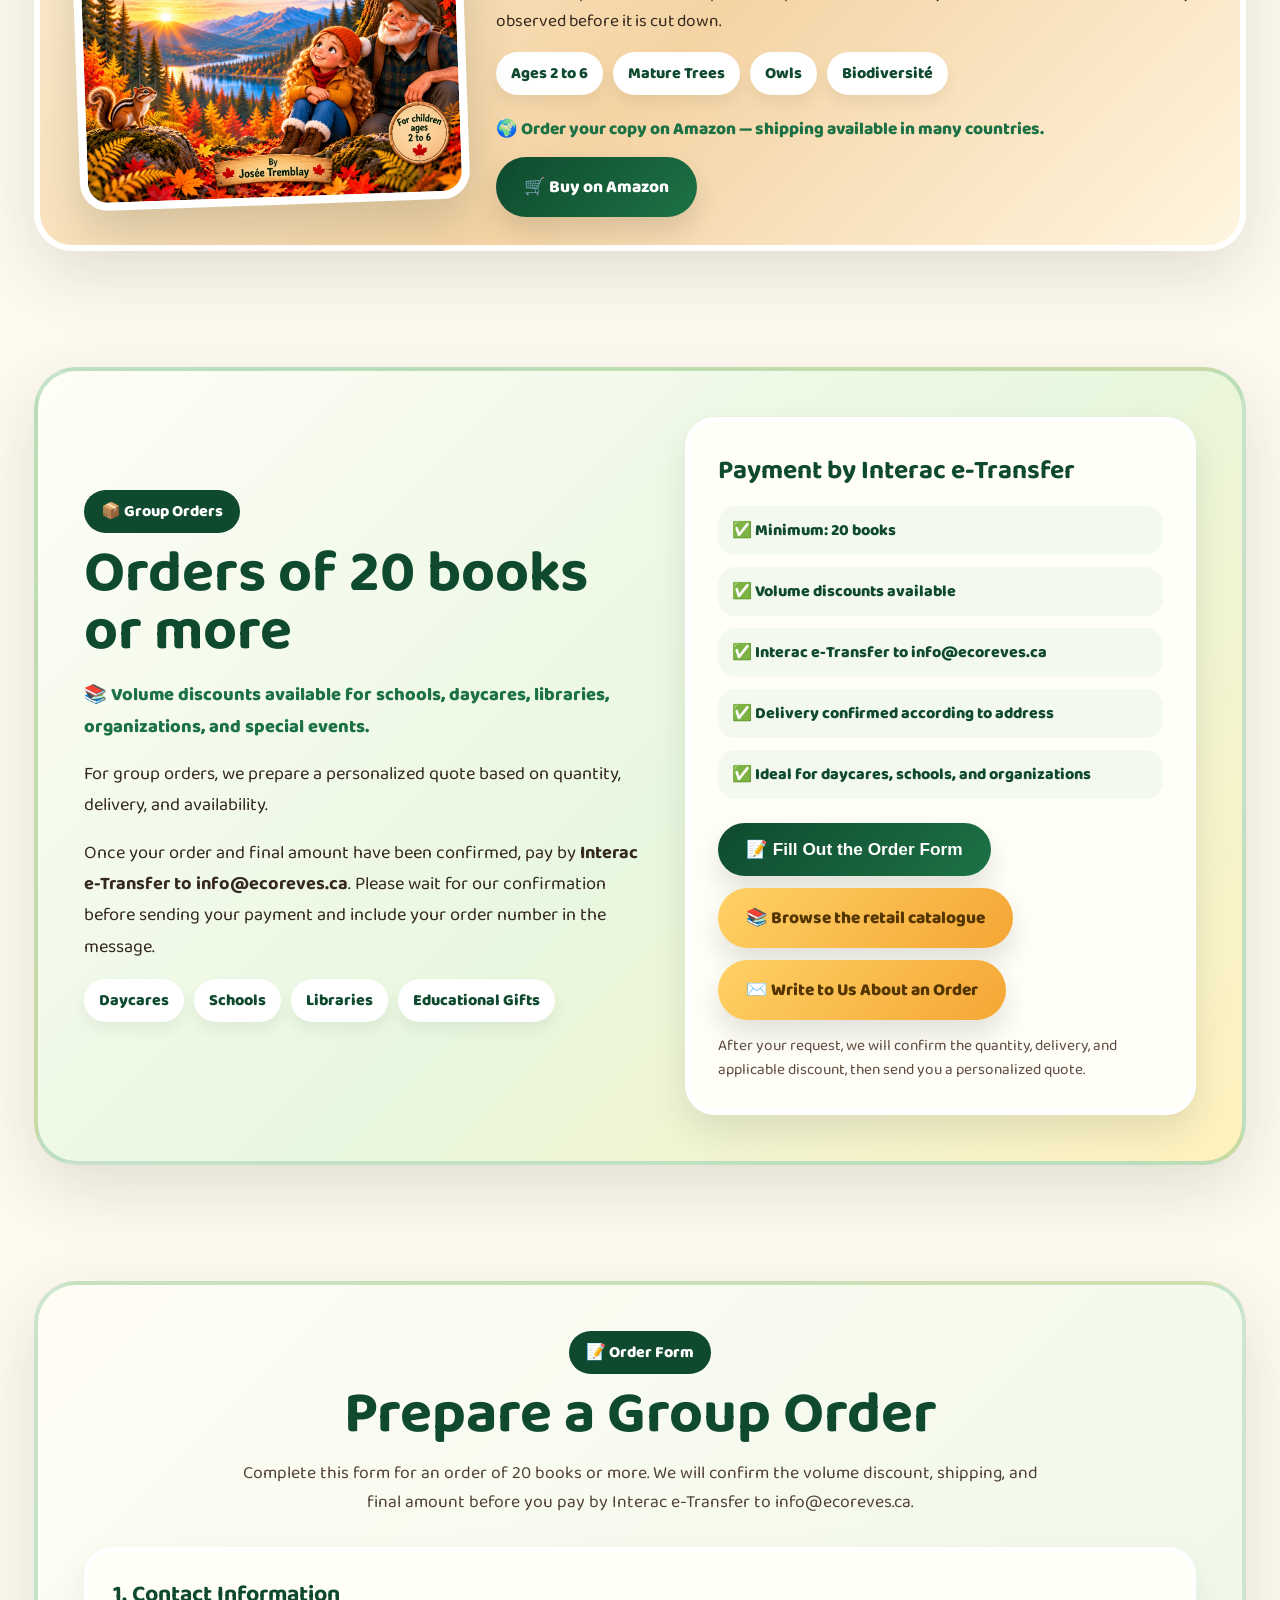
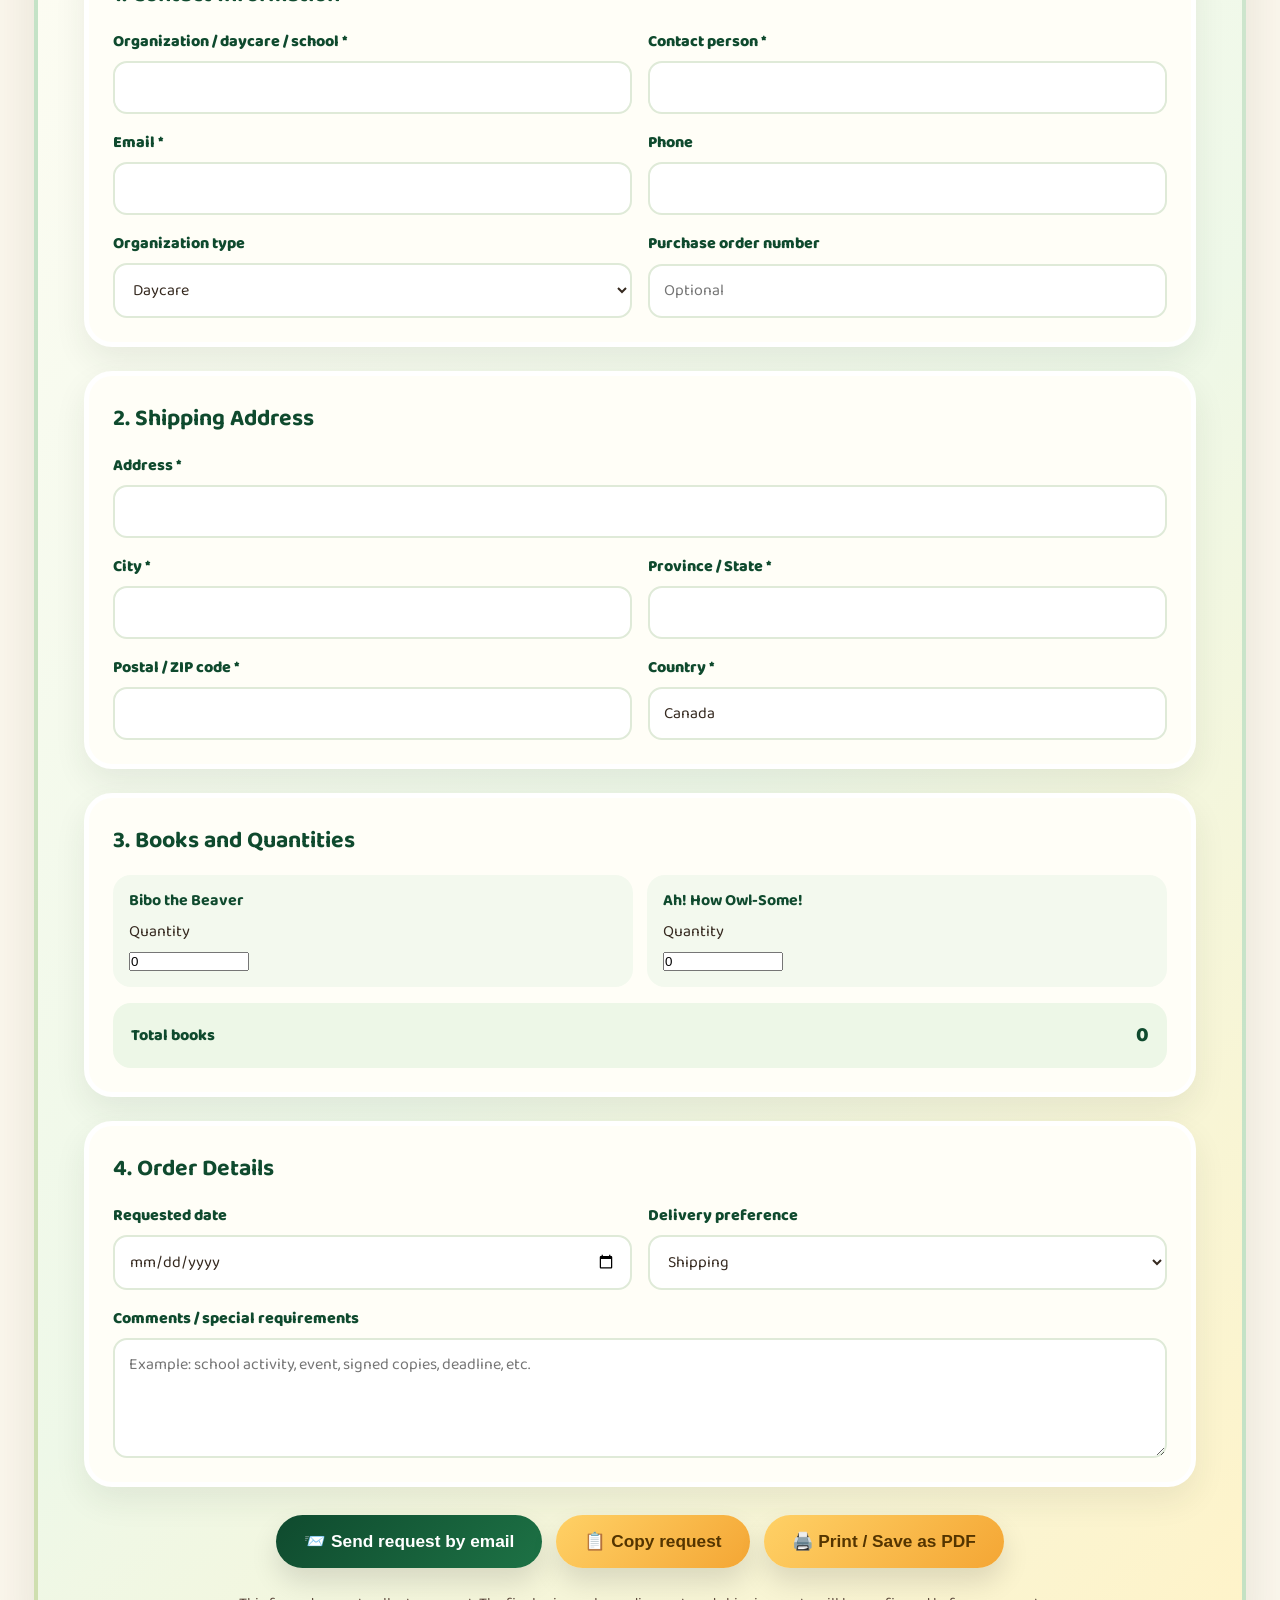
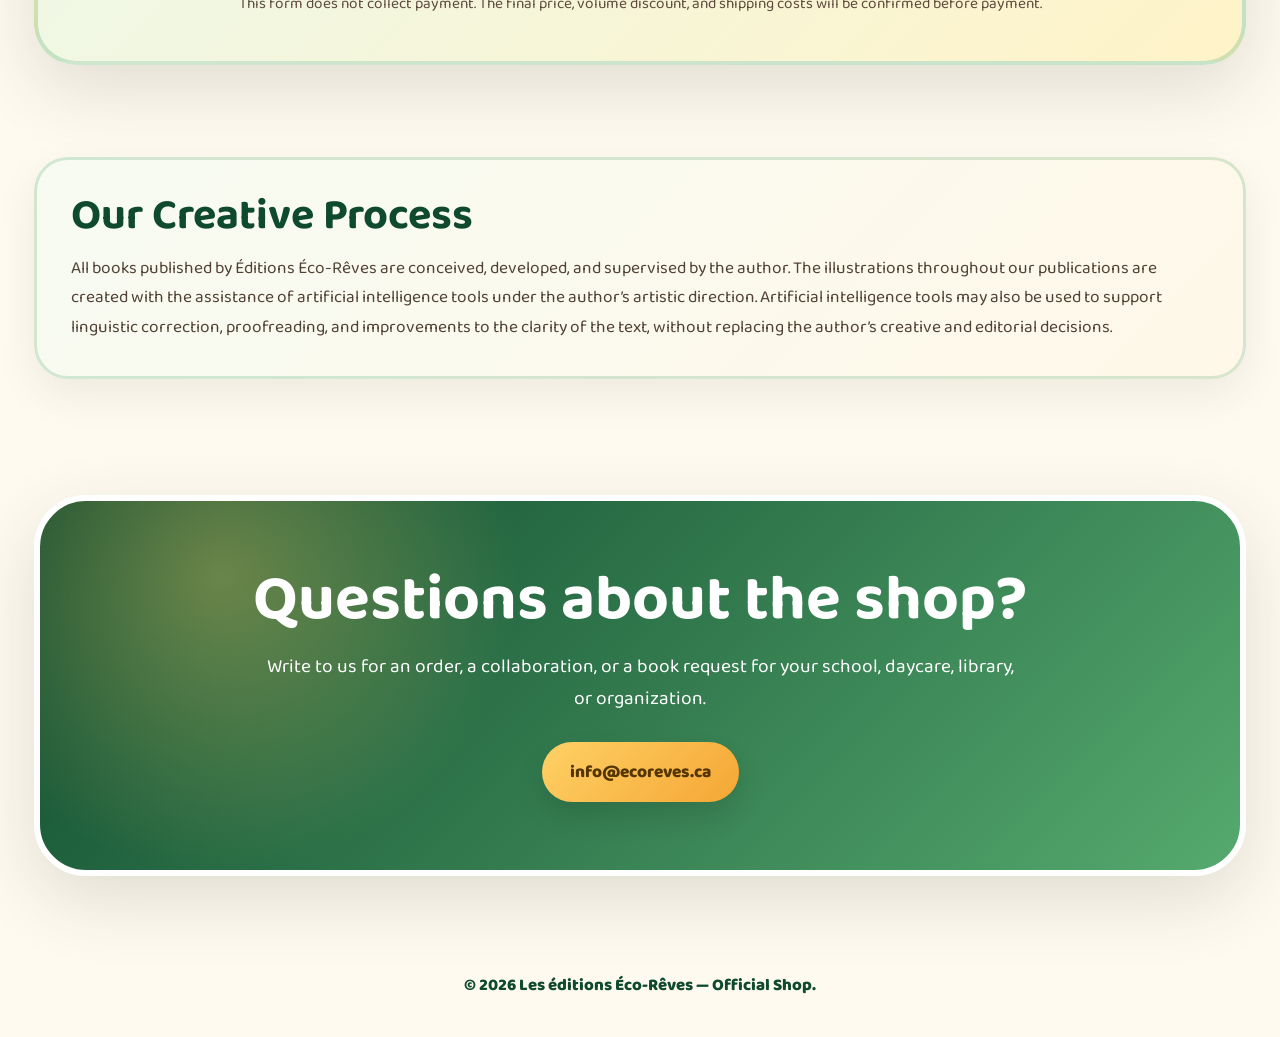
<file: boutique-en.html>
<!DOCTYPE html>
<html lang="en">
<head>
  <meta charset="UTF-8" />
  <meta name="viewport" content="width=device-width, initial-scale=1.0" />
  <title>Éco-Rêves Shop | Children’s Nature Books</title>
  <meta name="description" content="The Éco-Rêves shop: educational children’s books, Amazon purchases, and group orders for schools, daycares, libraries, and organizations." />
  <link rel="preconnect" href="https://fonts.googleapis.com">
  <link rel="preconnect" href="https://fonts.gstatic.com" crossorigin>
  <link href="https://fonts.googleapis.com/css2?family=Baloo+2:wght@400;600;700;800&display=swap" rel="stylesheet">
  <style>
    :root{
      --forest:#0f4a2e;
      --green:#1d7245;
      --leaf:#55a96e;
      --gold:#f4a634;
      --honey:#ffd166;
      --cream:#fff8e9;
      --paper:#fffaf0;
      --soft:#f3f9ee;
      --text:#35291f;
      --shadow:0 24px 70px rgba(36,47,31,.14);
    }

    *{margin:0;padding:0;box-sizing:border-box}
    html{scroll-behavior:smooth}
    body{
      font-family:'Baloo 2',cursive;
      color:var(--text);
      overflow-x:hidden;
      background:linear-gradient(180deg,#fff6df,#eef8e8 48%,#fffaf0);
    }

    .site-shell{
      max-width:1500px;
      min-height:100vh;
      margin:0 auto;
      background:#fffaf0;
      box-shadow:0 30px 100px rgba(0,0,0,.10);
    }

    .topbar{
      position:sticky;
      top:0;
      z-index:20;
      background:rgba(255,250,240,.94);
      backdrop-filter:blur(10px);
      border-bottom:1px solid rgba(15,74,46,.10);
    }

    .nav-wrap{
      max-width:1260px;
      margin:0 auto;
      padding:14px 24px;
      display:flex;
      align-items:center;
      justify-content:space-between;
      gap:24px;
    }

    .logo-link{
      display:block;
      width:230px;
      height:90px;
      background:url('logo.png') center center/contain no-repeat;
      text-indent:-9999px;
      overflow:hidden;
      flex-shrink:0;
    }

    .menu{
      display:flex;
      align-items:center;
      justify-content:center;
      gap:28px;
      flex:1;
    }

    .menu a,
    .shop-active{
      color:var(--forest);
      text-decoration:none;
      font-weight:800;
      font-size:1.04rem;
      line-height:1;
      white-space:nowrap;
    }

    .menu a:hover{
      text-decoration:underline;
      text-underline-offset:8px;
    }

    .shop-active{
      display:inline-flex;
      align-items:center;
      justify-content:center;
      gap:8px;
      background:linear-gradient(135deg,var(--forest),var(--green));
      color:white;
      padding:15px 28px;
      border-radius:999px;
      box-shadow:0 12px 24px rgba(15,74,46,.22);
      flex-shrink:0;
    }

    .lang-switch{
      display:flex;
      gap:8px;
      align-items:center;
      flex-shrink:0;
    }

    .lang-switch a{
      color:var(--forest);
      text-decoration:none;
      font-weight:800;
      background:#fffef7;
      padding:9px 13px;
      border-radius:999px;
      box-shadow:0 8px 16px rgba(0,0,0,.07);
      white-space:nowrap;
    }

    .lang-switch a:hover{transform:translateY(-2px)}

    .shop-hero{
      max-width:1260px;
      margin:0 auto;
      padding:64px 24px 34px;
      text-align:center;
    }

    .kicker{
      display:inline-flex;
      align-items:center;
      justify-content:center;
      gap:8px;
      background:linear-gradient(135deg,var(--forest),var(--green));
      color:white;
      border-radius:999px;
      padding:11px 24px;
      font-weight:800;
      margin-bottom:18px;
      box-shadow:0 14px 28px rgba(15,74,46,.18);
    }

    h1{
      color:var(--forest);
      font-size:clamp(3rem,7vw,6rem);
      line-height:.92;
      font-weight:800;
      letter-spacing:-1px;
      margin-bottom:20px;
    }

    .hero-text{
      max-width:780px;
      margin:0 auto;
      font-size:1.25rem;
      line-height:1.6;
      color:#514235;
      font-weight:700;
    }

    section{
      max-width:1260px;
      margin:auto;
      padding:58px 24px;
    }

    .section-kicker{
      text-align:center;
      color:var(--gold);
      font-weight:800;
      font-size:1.1rem;
      margin-bottom:8px;
    }

    .section-title{
      text-align:center;
      color:var(--forest);
      font-weight:800;
      font-size:clamp(2.35rem,5vw,4.1rem);
      line-height:.98;
      margin-bottom:16px;
    }

    .section-subtitle{
      text-align:center;
      max-width:760px;
      margin:0 auto 38px;
      font-size:1.18rem;
      line-height:1.65;
      color:#514235;
    }

    .btn{
      display:inline-flex;
      align-items:center;
      justify-content:center;
      gap:8px;
      text-decoration:none;
      border-radius:999px;
      padding:16px 28px;
      font-weight:800;
      font-size:1.08rem;
      border:0;
      box-shadow:0 14px 28px rgba(0,0,0,.12);
      transition:.22s ease;
    }

    .btn:hover{transform:translateY(-4px)}
    .btn-primary{background:linear-gradient(135deg,var(--forest),var(--green));color:white}
    .btn-secondary{background:linear-gradient(135deg,var(--honey),var(--gold));color:#543500}

    .shop-grid{
      display:grid;
      grid-template-columns:1fr 1fr;
      gap:28px;
      align-items:stretch;
    }

    .product-card{
      position:relative;
      overflow:hidden;
      border-radius:38px;
      background:#fffef7;
      border:6px solid white;
      box-shadow:var(--shadow);
      padding:28px;
      display:grid;
      grid-template-columns:.9fr 1.1fr;
      gap:26px;
      align-items:center;
      min-height:430px;
    }

    .product-card.bella{
      background:linear-gradient(135deg,#fffdf4 0%,#fff0bb 58%,#fffbdf 100%);
    }

    .product-card.bibo{
      background:linear-gradient(135deg,#e3f7df 0%,#fff7ce 56%,#dff4ff 100%);
    }

    .product-card.chouette{
      background:linear-gradient(135deg,#fff1d6 0%,#f4d4a5 55%,#fff5df 100%);
      grid-column:1 / -1;
      grid-template-columns:.72fr 1.28fr;
    }

    .product-card.chouette .book-cover{
      max-width:390px;
      width:100%;
      margin:auto;
    }

    .book-cover{
      aspect-ratio:1/1;
      border-radius:28px;
      border:8px solid white;
      overflow:hidden;
      background:white;
      box-shadow:0 22px 48px rgba(44,54,35,.18);
      transform:rotate(-2deg);
    }

    .book-cover img{
      width:100%;
      height:100%;
      object-fit:cover;
      display:block;
    }

    .status{
      display:inline-block;
      background:var(--forest);
      color:white;
      padding:9px 17px;
      border-radius:999px;
      font-weight:800;
      margin-bottom:12px;
    }

    .product-copy h2{
      font-size:clamp(2rem,3vw,3rem);
      line-height:1;
      color:var(--forest);
      margin-bottom:12px;
    }

    .product-copy p{
      font-size:1.08rem;
      line-height:1.65;
      margin-bottom:14px;
    }

    .pill-list{
      display:flex;
      flex-wrap:wrap;
      gap:10px;
      margin:16px 0 20px;
    }

    .pill{
      background:white;
      color:var(--forest);
      padding:9px 15px;
      border-radius:999px;
      font-weight:800;
      box-shadow:0 8px 16px rgba(0,0,0,.06);
    }

    .amazon-note{
      margin:0 0 18px;
      font-size:1.02rem;
      line-height:1.5;
      font-weight:800;
      color:#1d7245;
    }

    .bulk-order{
      position:relative;
      overflow:hidden;
      border-radius:42px;
      padding:46px;
      background:linear-gradient(135deg,#fffef7 0%,#e8f7df 54%,#fff1bd 100%);
      border:4px solid rgba(85,169,110,.32);
      box-shadow:var(--shadow);
    }

    .bulk-layout{
      display:grid;
      grid-template-columns:1.05fr .95fr;
      gap:36px;
      align-items:center;
    }

    .bulk-copy h2{
      color:var(--forest);
      font-size:clamp(2.35rem,4.6vw,3.9rem);
      line-height:1;
      margin-bottom:18px;
    }

    .bulk-copy p{
      font-size:1.14rem;
      line-height:1.72;
      margin-bottom:16px;
    }

    .bulk-box{
      background:#fffef7;
      border:5px solid white;
      border-radius:30px;
      padding:28px;
      box-shadow:0 16px 35px rgba(38,48,34,.11);
    }

    .bulk-box h3{
      color:var(--forest);
      font-size:1.65rem;
      margin-bottom:14px;
    }

    .bulk-list{
      list-style:none;
      display:grid;
      gap:12px;
      margin-bottom:24px;
    }

    .bulk-list li{
      background:#f3f9ee;
      border-radius:18px;
      padding:12px 14px;
      font-weight:800;
      color:var(--forest);
    }

    .bulk-note{
      font-size:.96rem;
      line-height:1.55;
      color:#5d4a3d;
      margin-top:14px;
    }

    .contact{
      text-align:center;
      color:white;
      border-radius:52px;
      background:radial-gradient(circle at 15% 20%,rgba(255,215,106,.35),transparent 28%),linear-gradient(135deg,var(--forest),#55a96e);
      border:6px solid white;
      box-shadow:var(--shadow);
      padding:68px 34px;
    }

    .contact h2{
      font-size:clamp(2.4rem,5vw,4rem);
      line-height:1;
      margin-bottom:18px;
    }

    .contact p{
      max-width:760px;
      margin:0 auto 28px;
      font-size:1.2rem;
      line-height:1.65;
    }

    footer{
      text-align:center;
      color:var(--forest);
      font-weight:800;
      padding:38px 20px;
      font-size:1.05rem;
    }

    @media(max-width:1050px){
      .menu{display:none}
      .shop-grid,
      .bulk-layout,
      .product-card,
      .product-card.chouette{grid-template-columns:1fr}
      .product-card.chouette{grid-column:auto}
      .logo-link{width:215px;height:82px}
      .shop-active{padding:13px 22px;font-size:.95rem}
      .book-cover{
        max-width:360px;
        margin:auto;
        transform:none;
      }
    }

    @media(max-width:768px){
      .nav-wrap{padding:10px 14px;gap:12px}
      .logo-link{width:150px;height:64px}
      .shop-active{padding:10px 15px;font-size:.86rem}
      .shop-hero{padding:38px 16px 18px}
      h1{font-size:clamp(2.7rem,15vw,4.5rem)}
      .hero-text{font-size:1.05rem}
      section{padding:48px 16px}
      .product-card,.bulk-order{padding:22px 16px;border-radius:28px}
      .bulk-box .btn,.contact .btn,.product-copy .btn{width:100%;text-align:center}
      .contact{padding:42px 18px;border-radius:34px;border-width:4px}
    }


    .order-form-wrap{
      border-radius:42px;
      padding:46px;
      background:linear-gradient(135deg,#fffdf4 0%,#eef8e8 56%,#fff3c8 100%);
      border:4px solid rgba(85,169,110,.28);
      box-shadow:var(--shadow);
    }

    .order-form-head{text-align:center;max-width:820px;margin:0 auto 30px}
    .order-form-head h2{color:var(--forest);font-size:clamp(2.35rem,4.6vw,3.9rem);line-height:1;margin-bottom:14px}
    .order-form-head p{font-size:1.1rem;line-height:1.65;color:#514235}
    .order-form{display:grid;gap:24px}
    .form-section{background:#fffef7;border:5px solid white;border-radius:28px;padding:24px;box-shadow:0 14px 32px rgba(38,48,34,.08)}
    .form-section h3{color:var(--forest);font-size:1.45rem;margin-bottom:16px}
    .form-grid{display:grid;grid-template-columns:repeat(2,minmax(0,1fr));gap:16px}
    .field{display:grid;gap:7px}
    .field.full{grid-column:1/-1}
    .field label{font-weight:800;color:var(--forest)}
    .field input,.field select,.field textarea{
      width:100%;font:inherit;color:var(--text);background:white;border:2px solid #dfead8;border-radius:14px;padding:12px 14px;outline:none;
    }
    .field textarea{min-height:120px;resize:vertical}
    .field input:focus,.field select:focus,.field textarea:focus{border-color:var(--leaf);box-shadow:0 0 0 4px rgba(85,169,110,.12)}
    .book-qty-grid{display:grid;grid-template-columns:repeat(2,minmax(0,1fr));gap:14px}
    .book-qty{background:#f3f9ee;border-radius:18px;padding:16px;display:grid;gap:8px}
    .book-qty strong{color:var(--forest);line-height:1.25}
    .book-qty input{max-width:120px}
    .order-total{display:flex;align-items:center;justify-content:space-between;gap:18px;flex-wrap:wrap;background:#edf7e7;border-radius:18px;padding:16px 18px;font-weight:800;color:var(--forest);margin-top:16px}
    .order-total span:last-child{font-size:1.3rem}
    .form-actions{display:flex;justify-content:center;gap:14px;flex-wrap:wrap;margin-top:4px}
    .form-note{text-align:center;font-size:.96rem;line-height:1.55;color:#5d4a3d}
    .form-error{display:none;background:#fff0e8;color:#8a331d;border:2px solid #ffc4ae;border-radius:14px;padding:12px 14px;font-weight:800}
    .form-error.show{display:block}

    @media(max-width:768px){
      .order-form-wrap{padding:24px 16px;border-radius:28px}
      .form-grid,.book-qty-grid{grid-template-columns:1fr}
      .field.full{grid-column:auto}
      .form-actions .btn{width:100%}
    }

    @media print{
      .topbar,.shop-hero,#livres,#commandes,#contact,footer,.form-actions,.form-note{display:none!important}
      body,.site-shell{background:white!important;box-shadow:none!important}
      section#bon-commande{padding:0!important;max-width:none!important}
      .order-form-wrap{box-shadow:none!important;border:1px solid #ccc!important;background:white!important;padding:20px!important}
      .form-section{box-shadow:none!important;border:1px solid #ddd!important}
    }

    .editorial-transparency{
      max-width:1260px;
      margin:0 auto;
      padding:34px 24px 58px;
    }

    .editorial-transparency-box{
      background:linear-gradient(135deg,#f7fbf2 0%,#fff8e9 100%);
      border:3px solid rgba(85,169,110,.24);
      border-radius:34px;
      padding:34px;
      box-shadow:0 16px 40px rgba(36,47,31,.08);
    }

    .editorial-transparency-box h2{
      color:var(--forest);
      font-size:clamp(1.8rem,3.5vw,2.7rem);
      line-height:1.05;
      margin-bottom:14px;
    }

    .editorial-transparency-box p{
      color:#514235;
      font-size:1.08rem;
      line-height:1.7;
      margin:0;
    }

    @media(max-width:768px){
      .editorial-transparency{padding:20px 16px 44px}
      .editorial-transparency-box{padding:24px 20px;border-radius:26px}
    }

  </style>
  <link rel="stylesheet" href="mobile.css?v=20261013-desktop-restored">
  <script src="mobile-nav.js?v=20261013" defer></script>
</head>
<body>
<div class="site-shell">

  <header class="topbar">
    <div class="nav-wrap mobile-header" aria-label="Main navigation">
      <a class="logo-link" href="index-en.html" aria-label="Les éditions Éco-Rêves Home">Éco-Rêves Home</a>

      <button class="mobile-menu-toggle" type="button" aria-expanded="false" aria-controls="mobile-menu"><span aria-hidden="true">☰</span> Menu</button><nav id="mobile-menu" class="menu">
        <a href="index-en.html">Home</a>
        <a href="index-en.html#livres">Our Books</a>
        <a href="auteur-en.html">About</a>
        <a href="boutique-en.html">Shop</a>
        <a href="index-en.html#contact">Contact</a>
      <a href="engagement-en.html">Our commitment</a>
    </nav>

      <div class="lang-switch" aria-label="Language switcher">
        <a href="boutique.html">FR</a>
        <a href="boutique-en.html">EN</a>
      </div>

      <a class="shop-active" href="boutique-en.html">🛍️ Shop</a>
    </div>
  </header>

  <main class="shop-hero">
    <div class="kicker">📚 Official Shop</div>
    <h1>Éco-Rêves Shop</h1>
    <p class="hero-text">Discover our educational children’s books and our group order options for daycares, schools, libraries, and organizations.</p>
  </main>

  <section id="livres">
    <div class="section-kicker">Our Books</div>
    <h2 class="section-title">Buy our stories.</h2>
    <p class="section-subtitle">Bella the Bee, Bibo the Beaver and Ah! How Owl-Some! are now available on Amazon.</p>

    <div class="shop-grid">
      <article class="product-card bella" id="bella">
        <div class="book-cover"><img src="bella-cover-en.png" alt="Cover of Bella the Bee — Little Curious Friends, Big Adventures!, by Josée Tremblay" loading="lazy"></div>
        <div class="product-copy">
          <span class="status">🐝 Available Now</span>
          <h2>Bella the Bee</h2>
          <p><strong>Little Curious Friends, Big Adventures!</strong></p>
          <p>A curious little bee discovers why bees are so important for the planet. A gentle, colourful adventure that invites children to care for flowers, bees and nature.</p>
          <div class="pill-list"><span class="pill">Ages 2 to 6</span><span class="pill">Bees</span><span class="pill">Nature</span></div>
          <p class="amazon-note">Discover the English edition on Amazon.</p>
          <a class="btn btn-secondary" href="https://www.amazon.ca/dp/B0HP68D8ZX" target="_blank" rel="noopener">🛒 Buy on Amazon</a>
        </div>
      </article>

<article class="product-card bibo">
        <div class="book-cover">
          <img src="bibo-cover-en.png" alt="Cover of Bibo the Beaver">
        </div>
        <div class="product-copy">
          <span class="status">🦫 Available Now</span>
          <h2>Bibo the Beaver</h2>
          <p><strong>Bibo the Beaver and the Wetland Guardians</strong> introduces children to beavers, ponds, and biodiversity.</p>
          <div class="pill-list">
            <span class="pill">Beavers</span>
            <span class="pill">Wetlands</span>
            <span class="pill">Biodiversité</span>
          </div>
          <p class="amazon-note">🌍 Order your copy on Amazon — shipping available in many countries.</p>
          <a class="btn btn-primary" href="https://www.amazon.ca/dp/B0HKDZXJNM" target="_blank" rel="noopener">🛒 Buy on Amazon</a>
        </div>
      </article>

      <article class="product-card chouette">
        <div class="book-cover">
          <img src="chouette-cover-en.png" alt="Cover of Ah! How Owl-Some! — Protecting Mature Trees">
        </div>
        <div class="product-copy">
          <span class="status">🦉 Available Now</span>
          <h2>Ah! How Owl-Some!</h2>
          <p><strong>Protecting Mature Trees</strong> follows Loulou as she discovers that a large tree can shelter an entire family of animals.</p>
          <p>With Grandpa Renald, she helps Mr. Coupeur understand why a mature tree should be carefully observed before it is cut down.</p>
          <div class="pill-list">
            <span class="pill">Ages 2 to 6</span>
            <span class="pill">Mature Trees</span>
            <span class="pill">Owls</span>
            <span class="pill">Biodiversité</span>
          </div>
          <p class="amazon-note">🌍 Order your copy on Amazon — shipping available in many countries.</p>
          <a class="btn btn-primary" href="https://www.amazon.ca/dp/B0HKLX5XJP" target="_blank" rel="noopener">🛒 Buy on Amazon</a>
        </div>
      </article>
    </div>
  </section>

  <section id="commandes">
    <div class="bulk-order">
      <div class="bulk-layout">
        <div class="bulk-copy">
          <span class="status">📦 Group Orders</span>
          <h2>Orders of 20 books or more</h2>
          <p style="font-weight:800;color:#1d7245;">📚 Volume discounts available for schools, daycares, libraries, organizations, and special events.</p>
          <p>For group orders, we prepare a personalized quote based on quantity, delivery, and availability.</p>
          <p>Once your order and final amount have been confirmed, pay by <strong>Interac e-Transfer to info@ecoreves.ca</strong>. Please wait for our confirmation before sending your payment and include your order number in the message.</p>
          <div class="pill-list">
            <span class="pill">Daycares</span>
            <span class="pill">Schools</span>
            <span class="pill">Libraries</span>
            <span class="pill">Educational Gifts</span>
          </div>
        </div>

        <div class="bulk-box">
          <h3>Payment by Interac e-Transfer</h3>
          <ul class="bulk-list">
            <li>✅ Minimum: 20 books</li>
            <li>✅ Volume discounts available</li>
            <li>✅ Interac e-Transfer to <span style="overflow-wrap:anywhere">info@ecoreves.ca</span></li>
            <li>✅ Delivery confirmed according to address</li>
            <li>✅ Ideal for daycares, schools, and organizations</li>
          </ul>

          <button class="btn btn-primary" type="button" onclick="openOrderFormEn()">📝 Fill Out the Order Form</button>
          <a class="btn btn-secondary" style="margin-top:12px" href="catalogue-detaillants.html?lang=en">📚 Browse the retail catalogue</a>

          <a class="btn btn-secondary" style="margin-top:12px" href="mailto:info@ecoreves.ca?subject=Eco-Reves%20Order&body=Hello%2C%0A%0AI%20would%20like%20to%20contact%20you%20about%20an%20Eco-Reves%20order.%0A%0AName%3A%0ABook%20requested%3A%0AQuantity%3A%0AComments%3A%0A%0AThank%20you%21">✉️ Write to Us About an Order</a>

          <p class="bulk-note">After your request, we will confirm the quantity, delivery, and applicable discount, then send you a personalized quote.</p>
        </div>
      </div>
    </div>
  </section>


  <section id="order-form">
    <div class="order-form-wrap">
      <div class="order-form-head">
        <span class="status">📝 Order Form</span>
        <h2>Prepare a Group Order</h2>
        <p>Complete this form for an order of 20 books or more. We will confirm the volume discount, shipping, and final amount before you pay by Interac e-Transfer to info@ecoreves.ca.</p>
      </div>

      <form class="order-form" id="orderFormEn" onsubmit="return false;">
        <div class="form-section">
          <h3>1. Contact Information</h3>
          <div class="form-grid">
            <div class="field"><label for="enOrg">Organization / daycare / school *</label><input id="enOrg" required></div>
            <div class="field"><label for="enContact">Contact person *</label><input id="enContact" required></div>
            <div class="field"><label for="enEmail">Email *</label><input id="enEmail" type="email" required></div>
            <div class="field"><label for="enPhone">Phone</label><input id="enPhone" type="tel"></div>
            <div class="field"><label for="enType">Organization type</label><select id="enType"><option>Daycare</option><option>School</option><option>Library</option><option>Organization</option><option>Business</option><option>Other</option></select></div>
            <div class="field"><label for="enPo">Purchase order number</label><input id="enPo" placeholder="Optional"></div>
          </div>
        </div>

        <div class="form-section">
          <h3>2. Shipping Address</h3>
          <div class="form-grid">
            <div class="field full"><label for="enAddress">Address *</label><input id="enAddress" required></div>
            <div class="field"><label for="enCity">City *</label><input id="enCity" required></div>
            <div class="field"><label for="enProvince">Province / State *</label><input id="enProvince" required></div>
            <div class="field"><label for="enPostal">Postal / ZIP code *</label><input id="enPostal" required></div>
            <div class="field"><label for="enCountry">Country *</label><input id="enCountry" value="Canada" required></div>
          </div>
        </div>

        <div class="form-section">
          <h3>3. Books and Quantities</h3>
          <div class="book-qty-grid">
<div class="book-qty"><strong>Bibo the Beaver</strong><label for="enBibo">Quantity</label><input id="enBibo" type="number" min="0" value="0" inputmode="numeric"></div>
            <div class="book-qty"><strong>Ah! How Owl-Some!</strong><label for="enChouette">Quantity</label><input id="enChouette" type="number" min="0" value="0" inputmode="numeric"></div>
          </div>
          <div class="order-total"><span>Total books</span><span id="enTotal">0</span></div>
          <div class="form-error" id="enError">Group orders require a minimum of 20 books in total.</div>
        </div>

        <div class="form-section">
          <h3>4. Order Details</h3>
          <div class="form-grid">
            <div class="field"><label for="enDate">Requested date</label><input id="enDate" type="date"></div>
            <div class="field"><label for="enDelivery">Delivery preference</label><select id="enDelivery"><option>Shipping</option><option>Pickup if available</option><option>To be confirmed</option></select></div>
            <div class="field full"><label for="enNotes">Comments / special requirements</label><textarea id="enNotes" placeholder="Example: school activity, event, signed copies, deadline, etc."></textarea></div>
          </div>
        </div>

        <div class="form-actions">
          <button class="btn btn-primary" type="button" onclick="sendOrderEn()">📨 Send request by email</button>
          <button class="btn btn-secondary" type="button" onclick="copyOrderEn()">📋 Copy request</button>
          <button class="btn btn-secondary" type="button" onclick="window.print()">🖨️ Print / Save as PDF</button>
        </div>
        <p class="form-note">This form does not collect payment. The final price, volume discount, and shipping costs will be confirmed before payment.</p>
      </form>
    </div>
  </section>


  <section class="editorial-transparency" aria-labelledby="editorial-transparency">
    <div class="editorial-transparency-box">
      <h2 id="editorial-transparency">Our Creative Process</h2>
      <p>All books published by Éditions Éco-Rêves are conceived, developed, and supervised by the author. The illustrations throughout our publications are created with the assistance of artificial intelligence tools under the author’s artistic direction. Artificial intelligence tools may also be used to support linguistic correction, proofreading, and improvements to the clarity of the text, without replacing the author’s creative and editorial decisions.</p>
    </div>
  </section>

  <section id="contact">
    <div class="contact">
      <h2>Questions about the shop?</h2>
      <p>Write to us for an order, a collaboration, or a book request for your school, daycare, library, or organization.</p>
      <a class="btn btn-secondary" href="mailto:info@ecoreves.ca">info@ecoreves.ca</a>
    </div>
  </section>

  <footer>© 2026 Les éditions Éco-Rêves — Official Shop.</footer>
</div>

<script>
(function(){
  function n(id){
    const el=document.getElementById(id);
    const num=parseInt(el && el.value ? el.value : '0',10);
    return Number.isFinite(num) && num>0 ? num : 0;
  }
  function v(id){
    const el=document.getElementById(id);
    return el ? el.value.trim() : '';
  }
  function totalEn(){
    const total=n('enBibo')+n('enChouette');
    const out=document.getElementById('enTotal');
    if(out) out.textContent=String(total);
    const err=document.getElementById('enError');
    if(err) err.classList.toggle('show', total>0 && total<20);
    return total;
  }
  function bodyEn(){
    return [
      'ÉCO-RÊVES ORDER FORM',
      '',
      'Organization: '+v('enOrg'),
      'Contact person: '+v('enContact'),
      'Email: '+v('enEmail'),
      'Phone: '+v('enPhone'),
      'Organization type: '+v('enType'),
      'Purchase order number: '+v('enPo'),
      '',
      'SHIPPING ADDRESS',
      v('enAddress'),
      v('enCity')+', '+v('enProvince')+' '+v('enPostal'),
      v('enCountry'),
      '',
      'BOOKS',
      'Bibo the Beaver: '+n('enBibo'),
      'Ah! How Owl-Some!: '+n('enChouette'),
      'Total: '+totalEn()+' books',
      '',
      'Requested date: '+v('enDate'),
      'Delivery preference: '+v('enDelivery'),
      '',
      'Comments:',
      v('enNotes')
    ].join('\n');
  }
  window.openOrderFormEn=function(){
    const section=document.getElementById('order-form');
    if(section) section.scrollIntoView({behavior:'smooth',block:'start'});
    setTimeout(function(){
      const first=document.getElementById('enOrg');
      if(first) first.focus();
    },450);
  };
  window.sendOrderEn=function(){
    const form=document.getElementById('orderFormEn');
    if(form && !form.checkValidity()){
      form.reportValidity();
      return;
    }
    const total=totalEn();
    if(total<20){
      const err=document.getElementById('enError');
      if(err){
        err.classList.add('show');
        err.scrollIntoView({behavior:'smooth',block:'center'});
      }
      return;
    }
    const subject='Éco-Rêves Order Form - '+(v('enOrg') || 'Group Order');
    const mailto='mailto:info@ecoreves.ca?subject='+encodeURIComponent(subject)+'&body='+encodeURIComponent(bodyEn());
    window.location.assign(mailto);
  };
  window.copyOrderEn=async function(){
    const content=bodyEn();
    try{
      await navigator.clipboard.writeText(content);
    }catch(e){
      const ta=document.createElement('textarea');
      ta.value=content;
      document.body.appendChild(ta);
      ta.select();
      document.execCommand('copy');
      ta.remove();
    }
    alert('The order request has been copied. You can paste it into your email.');
  };
  ['enBibo','enChouette'].forEach(function(id){
    const el=document.getElementById(id);
    if(el){
      el.addEventListener('input',totalEn);
      el.addEventListener('change',totalEn);
    }
  });
  totalEn();
})();
</script>
</body>
</html>
</file>
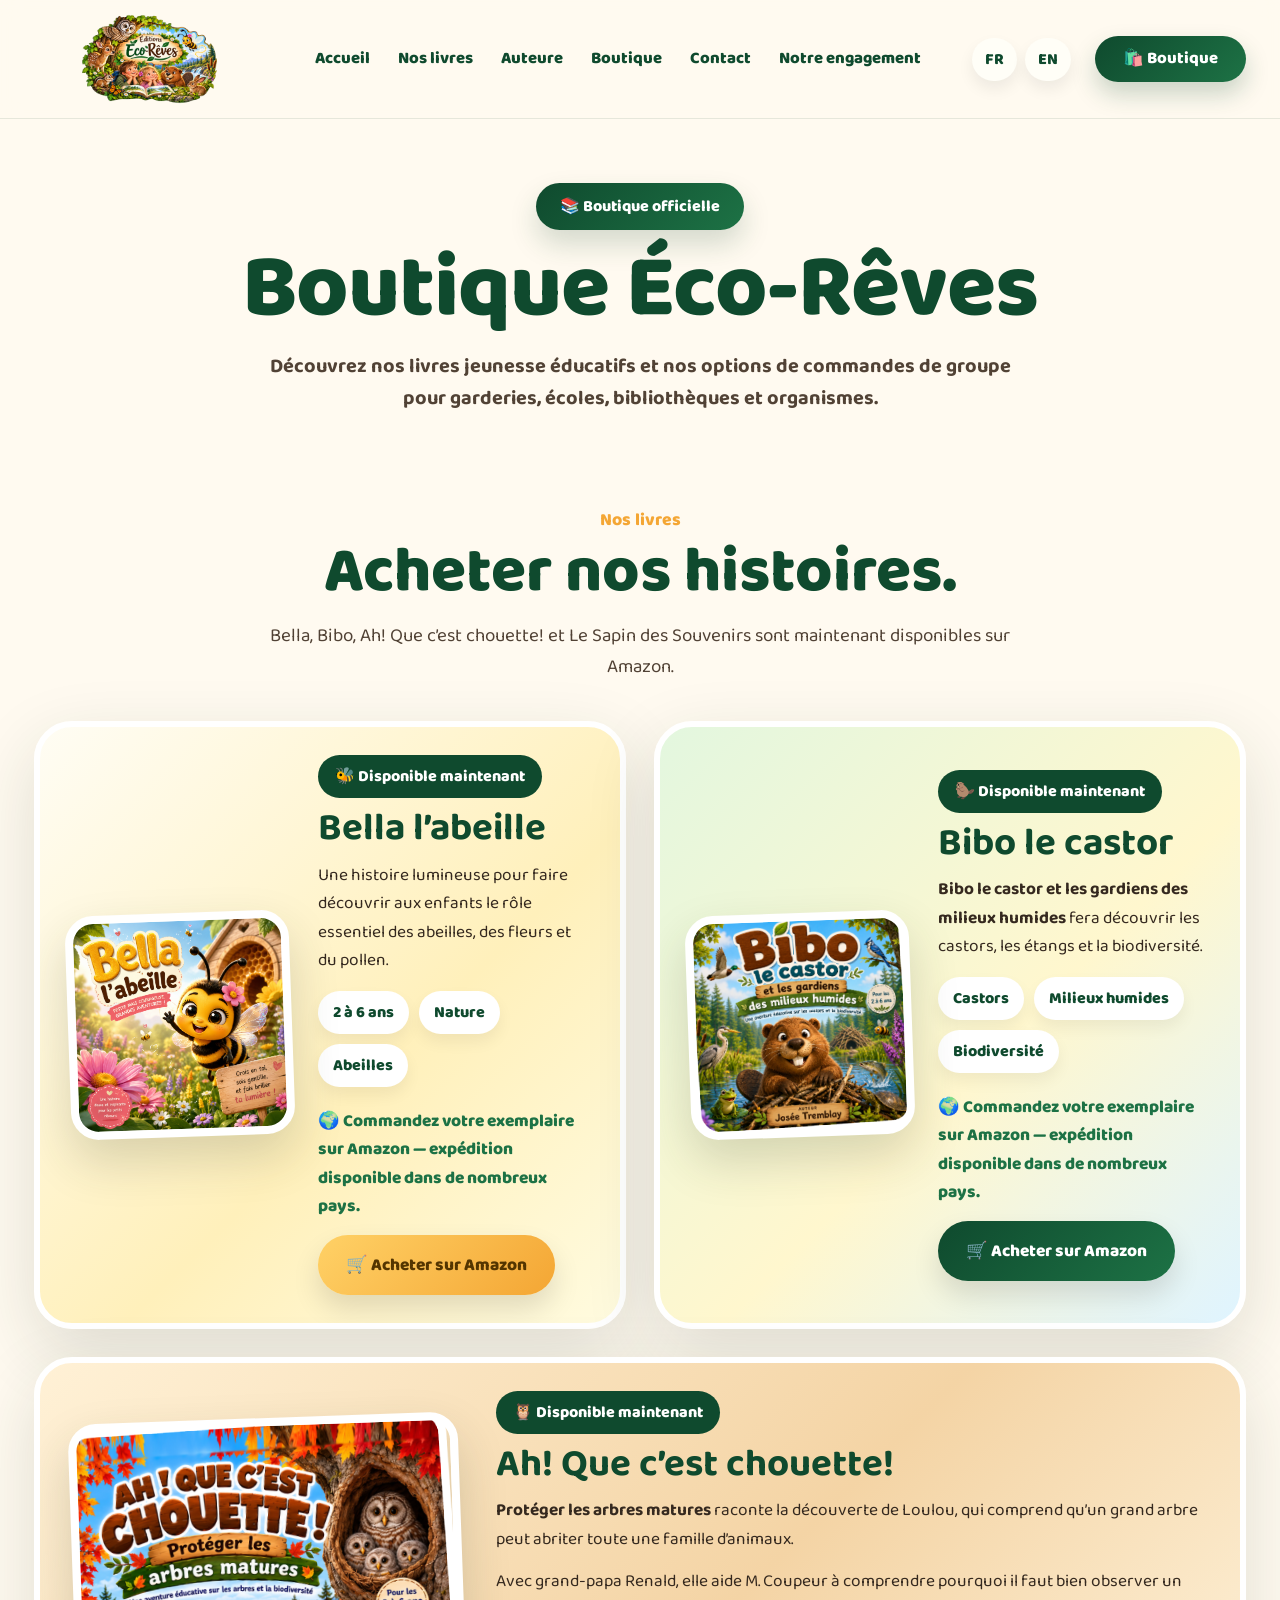
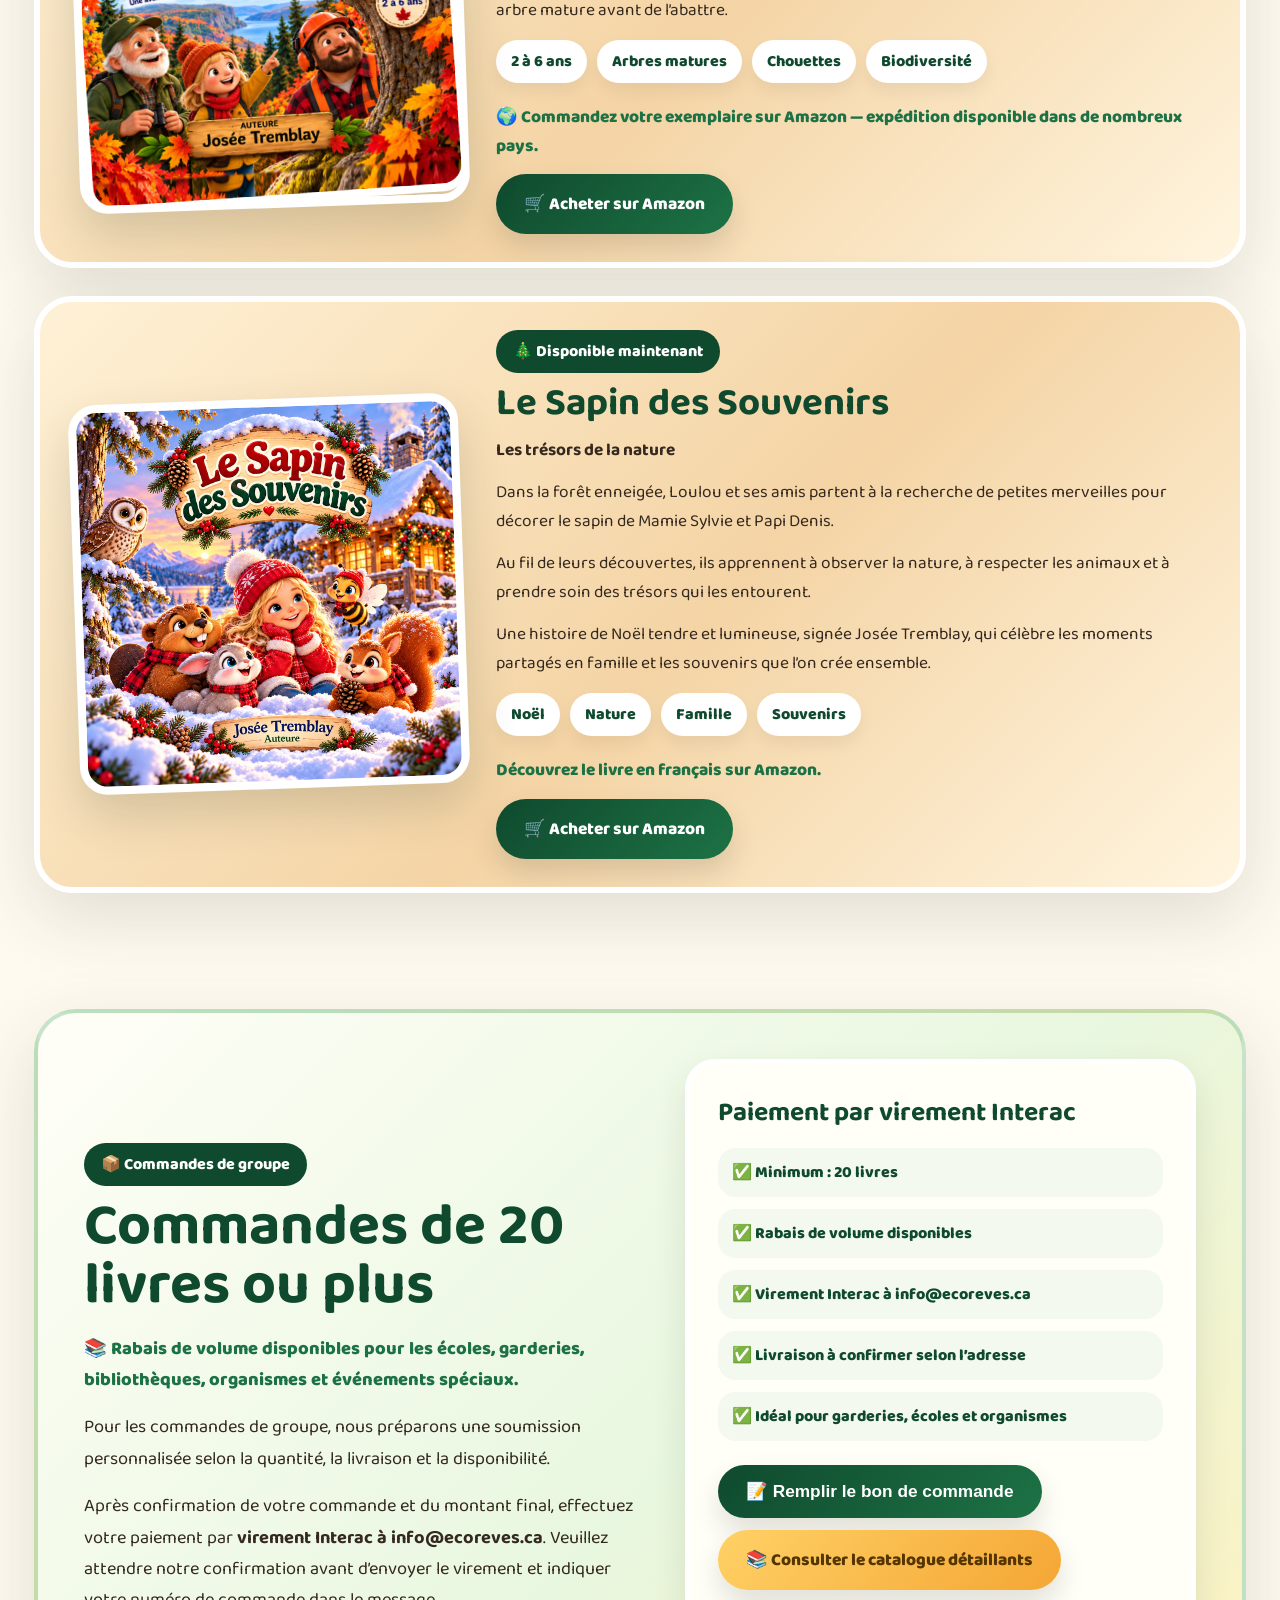
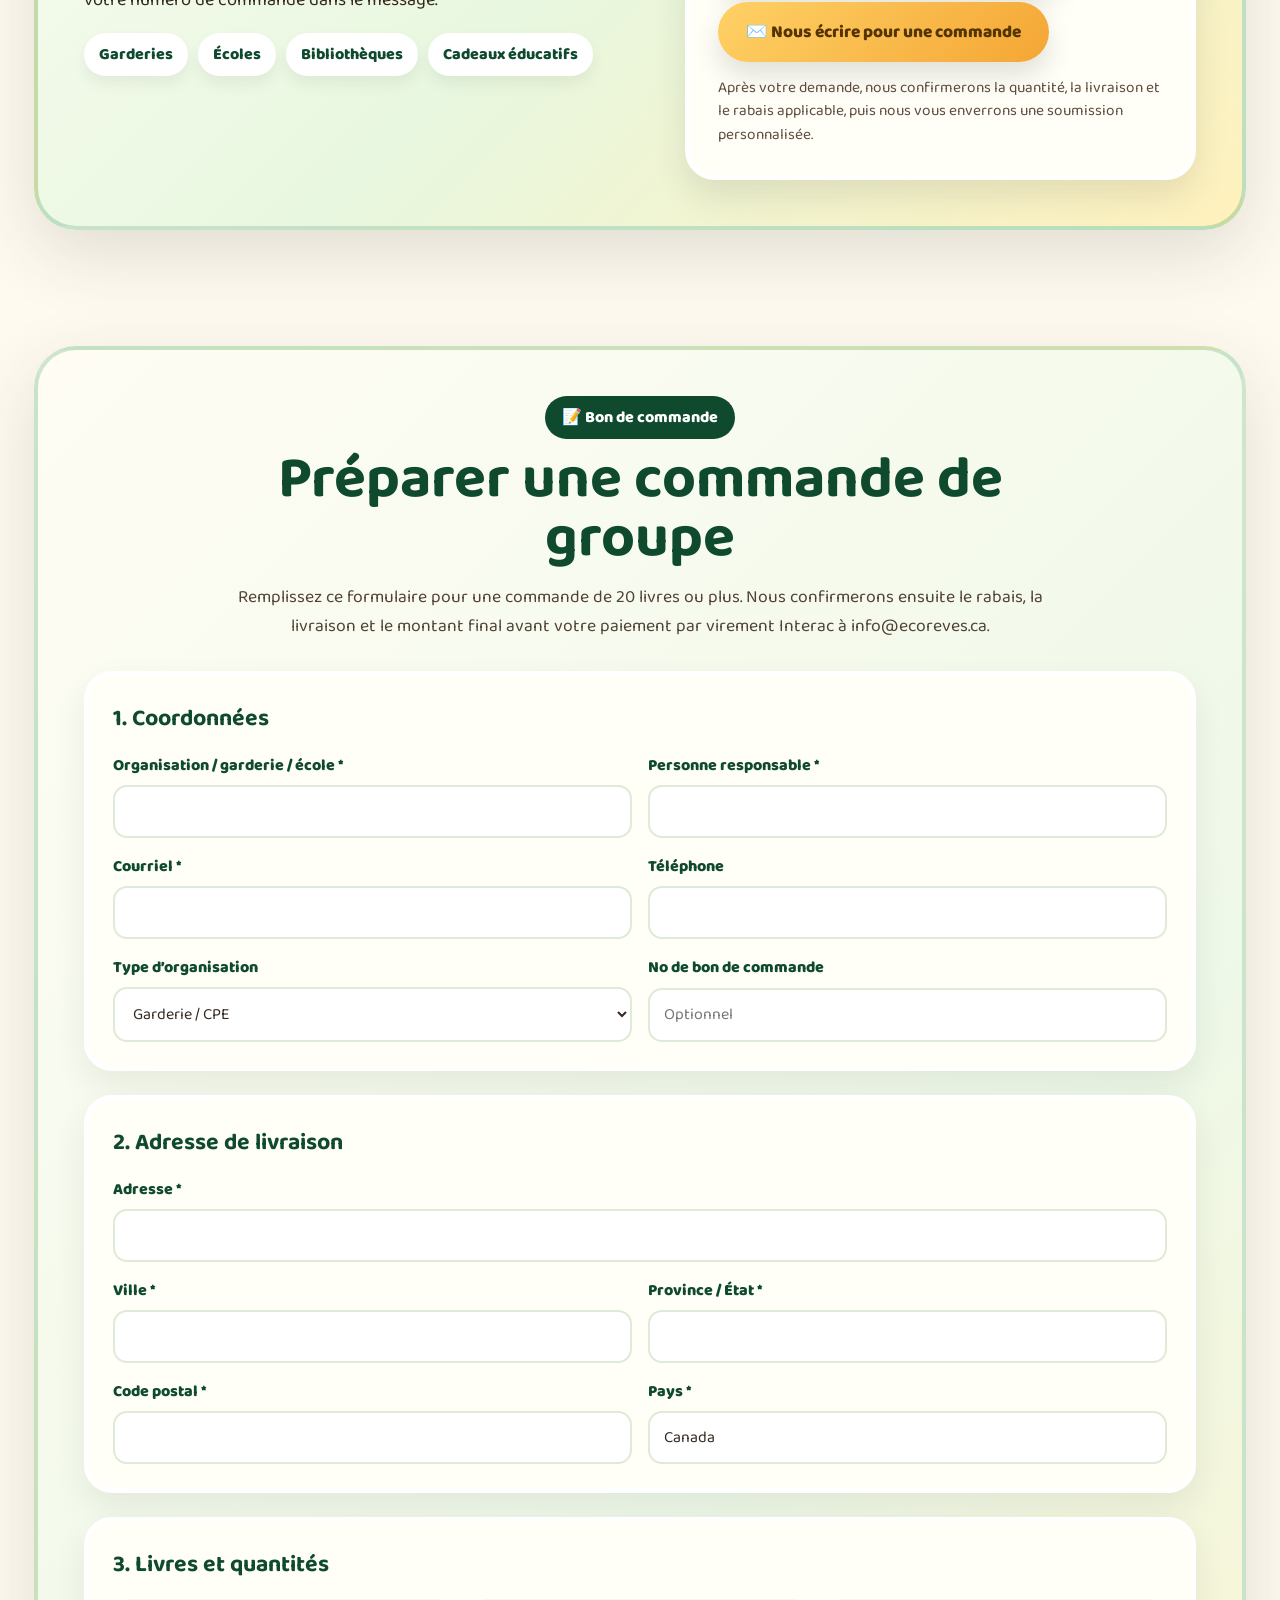
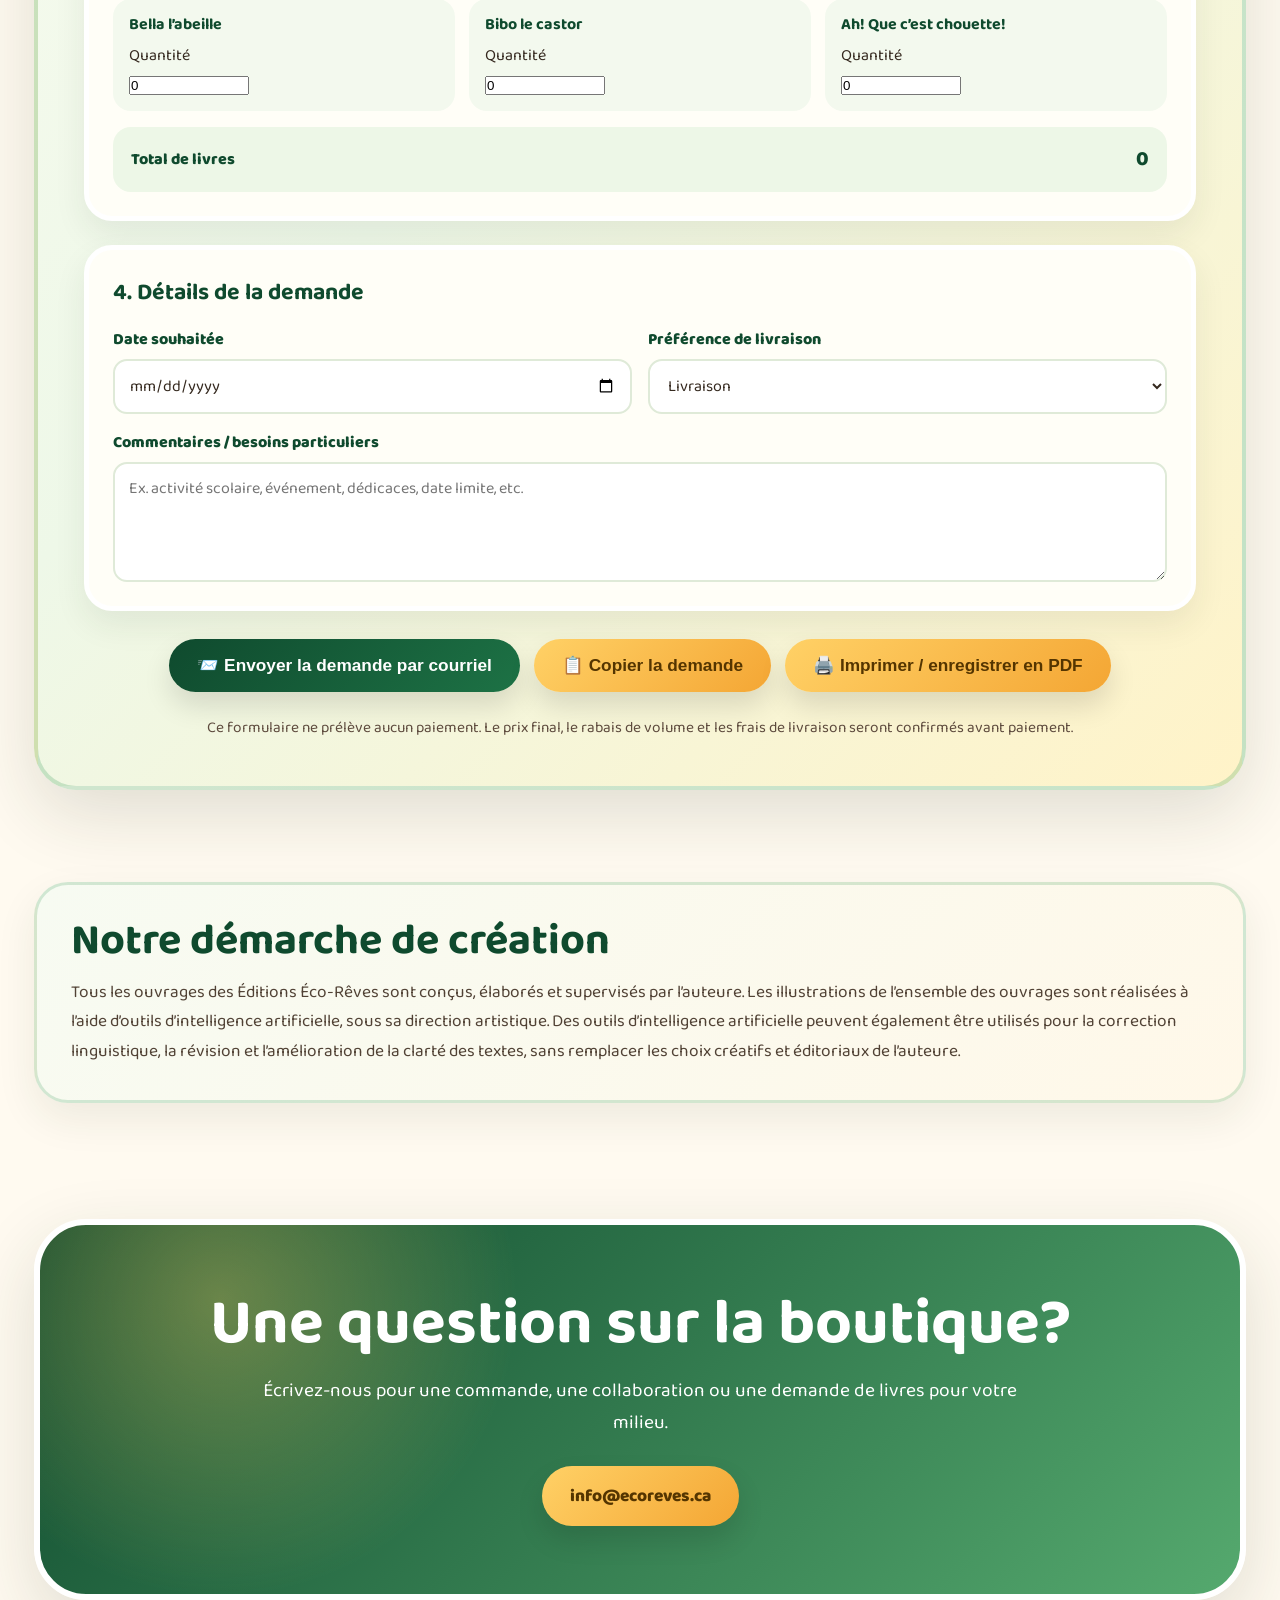
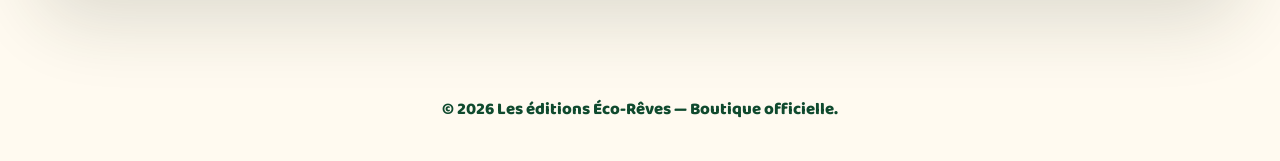
<file: boutique.html>
<!DOCTYPE html>
<html lang="fr">
<head>
  <meta charset="UTF-8" />
  <meta name="viewport" content="width=device-width, initial-scale=1.0" />
  <title>Boutique Éco-Rêves | Livres jeunesse nature</title>
  <meta name="description" content="Boutique des éditions Éco-Rêves : livres jeunesse éducatifs, achats Amazon et commandes de groupe pour écoles, garderies et organismes." />
  <link rel="preconnect" href="https://fonts.googleapis.com">
  <link rel="preconnect" href="https://fonts.gstatic.com" crossorigin>
  <link href="https://fonts.googleapis.com/css2?family=Baloo+2:wght@400;600;700;800&display=swap" rel="stylesheet">
  <style>
    :root{
      --forest:#0f4a2e;
      --green:#1d7245;
      --leaf:#55a96e;
      --gold:#f4a634;
      --honey:#ffd166;
      --cream:#fff8e9;
      --paper:#fffaf0;
      --soft:#f3f9ee;
      --text:#35291f;
      --shadow:0 24px 70px rgba(36,47,31,.14);
    }

    *{margin:0;padding:0;box-sizing:border-box}
    html{scroll-behavior:smooth}
    body{
      font-family:'Baloo 2',cursive;
      color:var(--text);
      overflow-x:hidden;
      background:linear-gradient(180deg,#fff6df,#eef8e8 48%,#fffaf0);
    }

    .site-shell{
      max-width:1500px;
      min-height:100vh;
      margin:0 auto;
      background:#fffaf0;
      box-shadow:0 30px 100px rgba(0,0,0,.10);
    }

    .topbar{
      position:sticky;
      top:0;
      z-index:20;
      background:rgba(255,250,240,.94);
      backdrop-filter:blur(10px);
      border-bottom:1px solid rgba(15,74,46,.10);
    }

    .nav-wrap{
      max-width:1260px;
      margin:0 auto;
      padding:14px 24px;
      display:flex;
      align-items:center;
      justify-content:space-between;
      gap:24px;
    }

    .logo-link{
      display:block;
      width:230px;
      height:90px;
      background:url('logo.png') center center/contain no-repeat;
      text-indent:-9999px;
      overflow:hidden;
      flex-shrink:0;
    }

    .menu{
      display:flex;
      align-items:center;
      justify-content:center;
      gap:28px;
      flex:1;
    }

    .menu a,
    .shop-active{
      color:var(--forest);
      text-decoration:none;
      font-weight:800;
      font-size:1.04rem;
      line-height:1;
      white-space:nowrap;
    }

    .menu a:hover{
      text-decoration:underline;
      text-underline-offset:8px;
    }

    .shop-active{
      display:inline-flex;
      align-items:center;
      justify-content:center;
      gap:8px;
      background:linear-gradient(135deg,var(--forest),var(--green));
      color:white;
      padding:15px 28px;
      border-radius:999px;
      box-shadow:0 12px 24px rgba(15,74,46,.22);
      flex-shrink:0;
    }

    .lang-switch{
      display:flex;
      gap:8px;
      align-items:center;
      flex-shrink:0;
    }

    .lang-switch a{
      color:var(--forest);
      text-decoration:none;
      font-weight:800;
      background:#fffef7;
      padding:9px 13px;
      border-radius:999px;
      box-shadow:0 8px 16px rgba(0,0,0,.07);
      white-space:nowrap;
    }

    .lang-switch a:hover{transform:translateY(-2px)}

    .shop-hero{
      max-width:1260px;
      margin:0 auto;
      padding:64px 24px 34px;
      text-align:center;
    }

    .kicker{
      display:inline-flex;
      align-items:center;
      justify-content:center;
      gap:8px;
      background:linear-gradient(135deg,var(--forest),var(--green));
      color:white;
      border-radius:999px;
      padding:11px 24px;
      font-weight:800;
      margin-bottom:18px;
      box-shadow:0 14px 28px rgba(15,74,46,.18);
    }

    h1{
      color:var(--forest);
      font-size:clamp(3rem,7vw,6rem);
      line-height:.92;
      font-weight:800;
      letter-spacing:-1px;
      margin-bottom:20px;
    }

    .hero-text{
      max-width:780px;
      margin:0 auto;
      font-size:1.25rem;
      line-height:1.6;
      color:#514235;
      font-weight:700;
    }

    section{
      max-width:1260px;
      margin:auto;
      padding:58px 24px;
    }

    .section-kicker{
      text-align:center;
      color:var(--gold);
      font-weight:800;
      font-size:1.1rem;
      margin-bottom:8px;
    }

    .section-title{
      text-align:center;
      color:var(--forest);
      font-weight:800;
      font-size:clamp(2.35rem,5vw,4.1rem);
      line-height:.98;
      margin-bottom:16px;
    }

    .section-subtitle{
      text-align:center;
      max-width:760px;
      margin:0 auto 38px;
      font-size:1.18rem;
      line-height:1.65;
      color:#514235;
    }

    .btn{
      display:inline-flex;
      align-items:center;
      justify-content:center;
      gap:8px;
      text-decoration:none;
      border-radius:999px;
      padding:16px 28px;
      font-weight:800;
      font-size:1.08rem;
      border:0;
      box-shadow:0 14px 28px rgba(0,0,0,.12);
      transition:.22s ease;
    }

    .btn:hover{transform:translateY(-4px)}
    .btn-primary{background:linear-gradient(135deg,var(--forest),var(--green));color:white}
    .btn-secondary{background:linear-gradient(135deg,var(--honey),var(--gold));color:#543500}

    .shop-grid{
      display:grid;
      grid-template-columns:1fr 1fr;
      gap:28px;
      align-items:stretch;
    }

    .product-card{
      position:relative;
      overflow:hidden;
      border-radius:38px;
      background:#fffef7;
      border:6px solid white;
      box-shadow:var(--shadow);
      padding:28px;
      display:grid;
      grid-template-columns:.9fr 1.1fr;
      gap:26px;
      align-items:center;
      min-height:430px;
    }

    .product-card.bella{
      background:linear-gradient(135deg,#fffdf4 0%,#fff0bb 58%,#fffbdf 100%);
    }

    .product-card.bibo{
      background:linear-gradient(135deg,#e3f7df 0%,#fff7ce 56%,#dff4ff 100%);
    }

    .product-card.chouette{
      background:linear-gradient(135deg,#fff1d6 0%,#f4d4a5 55%,#fff5df 100%);
      grid-column:1 / -1;
      grid-template-columns:.72fr 1.28fr;
    }

    .product-card.chouette .book-cover{
      max-width:390px;
      width:100%;
      margin:auto;
    }

    .book-cover{
      aspect-ratio:1/1;
      border-radius:28px;
      border:8px solid white;
      overflow:hidden;
      background:white;
      box-shadow:0 22px 48px rgba(44,54,35,.18);
      transform:rotate(-2deg);
    }

    .book-cover img{
      width:100%;
      height:100%;
      object-fit:cover;
      display:block;
    }

    .status{
      display:inline-block;
      background:var(--forest);
      color:white;
      padding:9px 17px;
      border-radius:999px;
      font-weight:800;
      margin-bottom:12px;
    }

    .product-copy h2{
      font-size:clamp(2rem,3vw,3rem);
      line-height:1;
      color:var(--forest);
      margin-bottom:12px;
    }

    .product-copy p{
      font-size:1.08rem;
      line-height:1.65;
      margin-bottom:14px;
    }

    .pill-list{
      display:flex;
      flex-wrap:wrap;
      gap:10px;
      margin:16px 0 20px;
    }

    .pill{
      background:white;
      color:var(--forest);
      padding:9px 15px;
      border-radius:999px;
      font-weight:800;
      box-shadow:0 8px 16px rgba(0,0,0,.06);
    }

    .amazon-note{
      margin:0 0 18px;
      font-size:1.02rem;
      line-height:1.5;
      font-weight:800;
      color:#1d7245;
    }

    .bulk-order{
      position:relative;
      overflow:hidden;
      border-radius:42px;
      padding:46px;
      background:linear-gradient(135deg,#fffef7 0%,#e8f7df 54%,#fff1bd 100%);
      border:4px solid rgba(85,169,110,.32);
      box-shadow:var(--shadow);
    }

    .bulk-layout{
      display:grid;
      grid-template-columns:1.05fr .95fr;
      gap:36px;
      align-items:center;
    }

    .bulk-copy h2{
      color:var(--forest);
      font-size:clamp(2.35rem,4.6vw,3.9rem);
      line-height:1;
      margin-bottom:18px;
    }

    .bulk-copy p{
      font-size:1.14rem;
      line-height:1.72;
      margin-bottom:16px;
    }

    .bulk-box{
      background:#fffef7;
      border:5px solid white;
      border-radius:30px;
      padding:28px;
      box-shadow:0 16px 35px rgba(38,48,34,.11);
    }

    .bulk-box h3{
      color:var(--forest);
      font-size:1.65rem;
      margin-bottom:14px;
    }

    .bulk-list{
      list-style:none;
      display:grid;
      gap:12px;
      margin-bottom:24px;
    }

    .bulk-list li{
      background:#f3f9ee;
      border-radius:18px;
      padding:12px 14px;
      font-weight:800;
      color:var(--forest);
    }

    .bulk-note{
      font-size:.96rem;
      line-height:1.55;
      color:#5d4a3d;
      margin-top:14px;
    }

    .contact{
      text-align:center;
      color:white;
      border-radius:52px;
      background:radial-gradient(circle at 15% 20%,rgba(255,215,106,.35),transparent 28%),linear-gradient(135deg,var(--forest),#55a96e);
      border:6px solid white;
      box-shadow:var(--shadow);
      padding:68px 34px;
    }

    .contact h2{
      font-size:clamp(2.4rem,5vw,4rem);
      line-height:1;
      margin-bottom:18px;
    }

    .contact p{
      max-width:760px;
      margin:0 auto 28px;
      font-size:1.2rem;
      line-height:1.65;
    }

    footer{
      text-align:center;
      color:var(--forest);
      font-weight:800;
      padding:38px 20px;
      font-size:1.05rem;
    }

    @media(max-width:1050px){
      .menu{display:none}
      .shop-grid,
      .bulk-layout,
      .product-card,
      .product-card.chouette{grid-template-columns:1fr}
      .product-card.chouette{grid-column:auto}
      .logo-link{width:215px;height:82px}
      .shop-active{padding:13px 22px;font-size:.95rem}
      .book-cover{
        max-width:360px;
        margin:auto;
        transform:none;
      }
    }

    @media(max-width:768px){
      .nav-wrap{padding:10px 14px;gap:12px}
      .logo-link{width:150px;height:64px}
      .shop-active{padding:10px 15px;font-size:.86rem}
      .shop-hero{padding:38px 16px 18px}
      h1{font-size:clamp(2.7rem,15vw,4.5rem)}
      .hero-text{font-size:1.05rem}
      section{padding:48px 16px}
      .product-card,.bulk-order{padding:22px 16px;border-radius:28px}
      .bulk-box .btn,.contact .btn,.product-copy .btn{width:100%;text-align:center}
      .contact{padding:42px 18px;border-radius:34px;border-width:4px}
    }


    .order-form-wrap{
      border-radius:42px;
      padding:46px;
      background:linear-gradient(135deg,#fffdf4 0%,#eef8e8 56%,#fff3c8 100%);
      border:4px solid rgba(85,169,110,.28);
      box-shadow:var(--shadow);
    }

    .order-form-head{text-align:center;max-width:820px;margin:0 auto 30px}
    .order-form-head h2{color:var(--forest);font-size:clamp(2.35rem,4.6vw,3.9rem);line-height:1;margin-bottom:14px}
    .order-form-head p{font-size:1.1rem;line-height:1.65;color:#514235}
    .order-form{display:grid;gap:24px}
    .form-section{background:#fffef7;border:5px solid white;border-radius:28px;padding:24px;box-shadow:0 14px 32px rgba(38,48,34,.08)}
    .form-section h3{color:var(--forest);font-size:1.45rem;margin-bottom:16px}
    .form-grid{display:grid;grid-template-columns:repeat(2,minmax(0,1fr));gap:16px}
    .field{display:grid;gap:7px}
    .field.full{grid-column:1/-1}
    .field label{font-weight:800;color:var(--forest)}
    .field input,.field select,.field textarea{
      width:100%;font:inherit;color:var(--text);background:white;border:2px solid #dfead8;border-radius:14px;padding:12px 14px;outline:none;
    }
    .field textarea{min-height:120px;resize:vertical}
    .field input:focus,.field select:focus,.field textarea:focus{border-color:var(--leaf);box-shadow:0 0 0 4px rgba(85,169,110,.12)}
    .book-qty-grid{display:grid;grid-template-columns:repeat(3,minmax(0,1fr));gap:14px}
    .book-qty{background:#f3f9ee;border-radius:18px;padding:16px;display:grid;gap:8px}
    .book-qty strong{color:var(--forest);line-height:1.25}
    .book-qty input{max-width:120px}
    .order-total{display:flex;align-items:center;justify-content:space-between;gap:18px;flex-wrap:wrap;background:#edf7e7;border-radius:18px;padding:16px 18px;font-weight:800;color:var(--forest);margin-top:16px}
    .order-total span:last-child{font-size:1.3rem}
    .form-actions{display:flex;justify-content:center;gap:14px;flex-wrap:wrap;margin-top:4px}
    .form-note{text-align:center;font-size:.96rem;line-height:1.55;color:#5d4a3d}
    .form-error{display:none;background:#fff0e8;color:#8a331d;border:2px solid #ffc4ae;border-radius:14px;padding:12px 14px;font-weight:800}
    .form-error.show{display:block}

    @media(max-width:768px){
      .order-form-wrap{padding:24px 16px;border-radius:28px}
      .form-grid,.book-qty-grid{grid-template-columns:1fr}
      .field.full{grid-column:auto}
      .form-actions .btn{width:100%}
    }

    @media print{
      .topbar,.shop-hero,#livres,#commandes,#contact,footer,.form-actions,.form-note{display:none!important}
      body,.site-shell{background:white!important;box-shadow:none!important}
      section#bon-commande{padding:0!important;max-width:none!important}
      .order-form-wrap{box-shadow:none!important;border:1px solid #ccc!important;background:white!important;padding:20px!important}
      .form-section{box-shadow:none!important;border:1px solid #ddd!important}
    }

    .editorial-transparency{
      max-width:1260px;
      margin:0 auto;
      padding:34px 24px 58px;
    }

    .editorial-transparency-box{
      background:linear-gradient(135deg,#f7fbf2 0%,#fff8e9 100%);
      border:3px solid rgba(85,169,110,.24);
      border-radius:34px;
      padding:34px;
      box-shadow:0 16px 40px rgba(36,47,31,.08);
    }

    .editorial-transparency-box h2{
      color:var(--forest);
      font-size:clamp(1.8rem,3.5vw,2.7rem);
      line-height:1.05;
      margin-bottom:14px;
    }

    .editorial-transparency-box p{
      color:#514235;
      font-size:1.08rem;
      line-height:1.7;
      margin:0;
    }

    @media(max-width:768px){
      .editorial-transparency{padding:20px 16px 44px}
      .editorial-transparency-box{padding:24px 20px;border-radius:26px}
    }

  </style>
  <link rel="stylesheet" href="mobile.css?v=20261013-desktop-restored">
  <script src="mobile-nav.js?v=20261013" defer></script>
</head>
<body>
<div class="site-shell">

  <header class="topbar">
    <div class="nav-wrap mobile-header" aria-label="Navigation principale">
      <a class="logo-link" href="index.html" aria-label="Accueil Les éditions Éco-Rêves">Accueil Éco-Rêves</a>

      <button class="mobile-menu-toggle" type="button" aria-expanded="false" aria-controls="mobile-menu"><span aria-hidden="true">☰</span> Menu</button><nav id="mobile-menu" class="menu">
        <a href="index.html">Accueil</a>
        <a href="index.html#livres">Nos livres</a>
        <a href="auteur.html">Auteure</a>
        <a href="boutique.html">Boutique</a>
        <a href="index.html#contact">Contact</a>
      <a href="engagement.html">Notre engagement</a>
    </nav>

      <div class="lang-switch" aria-label="Choix de langue">
        <a href="boutique.html">FR</a>
        <a href="boutique-en.html">EN</a>
      </div>

      <a class="shop-active" href="boutique.html">🛍️ Boutique</a>
    </div>
  </header>

  <main class="shop-hero">
    <div class="kicker">📚 Boutique officielle</div>
    <h1>Boutique Éco-Rêves</h1>
    <p class="hero-text">Découvrez nos livres jeunesse éducatifs et nos options de commandes de groupe pour garderies, écoles, bibliothèques et organismes.</p>
  </main>

  <section id="livres">
    <div class="section-kicker">Nos livres</div>
    <h2 class="section-title">Acheter nos histoires.</h2>
    <p class="section-subtitle">Bella, Bibo, Ah! Que c’est chouette! et Le Sapin des Souvenirs sont maintenant disponibles sur Amazon.</p>

    <div class="shop-grid">
      <article class="product-card bella">
        <div class="book-cover">
          <img src="bella labeille.png" alt="Couverture de Bella l’abeille">
        </div>
        <div class="product-copy">
          <span class="status">🐝 Disponible maintenant</span>
          <h2>Bella l’abeille</h2>
          <p>Une histoire lumineuse pour faire découvrir aux enfants le rôle essentiel des abeilles, des fleurs et du pollen.</p>
          <div class="pill-list">
            <span class="pill">2 à 6 ans</span>
            <span class="pill">Nature</span>
            <span class="pill">Abeilles</span>
          </div>
          <p class="amazon-note">🌍 Commandez votre exemplaire sur Amazon — expédition disponible dans de nombreux pays.</p>
          <a class="btn btn-secondary" href="https://www.amazon.ca/-/fr/Jos%C3%A9e-Tremblay/dp/B0H1JVYJT3/" target="_blank" rel="noopener">🛒 Acheter sur Amazon</a>
        </div>
      </article>

      <article class="product-card bibo">
        <div class="book-cover">
          <img src="bibo-cover-fr.png" alt="Couverture de Bibo le castor">
        </div>
        <div class="product-copy">
          <span class="status">🦫 Disponible maintenant</span>
          <h2>Bibo le castor</h2>
          <p><strong>Bibo le castor et les gardiens des milieux humides</strong> fera découvrir les castors, les étangs et la biodiversité.</p>
          <div class="pill-list">
            <span class="pill">Castors</span>
            <span class="pill">Milieux humides</span>
            <span class="pill">Biodiversité</span>
          </div>
          <p class="amazon-note">🌍 Commandez votre exemplaire sur Amazon — expédition disponible dans de nombreux pays.</p>
          <a class="btn btn-primary" href="https://www.amazon.ca/s?k=bibo+le+castor&__mk_fr_CA=%C3%85M%C3%85%C5%BD%C3%95%C3%91&crid=6KNJ8R5K0GRT&sprefix=bibo+le+castor+%2Caps%2C85&ref=nb_sb_noss" target="_blank" rel="noopener">🛒 Acheter sur Amazon</a>
        </div>
      </article>

      <article class="product-card chouette">
        <div class="book-cover">
          <img src="chouette-cover-fr.png" alt="Couverture de Ah! Que c’est chouette! — Protéger les arbres matures">
        </div>
        <div class="product-copy">
          <span class="status">🦉 Disponible maintenant</span>
          <h2>Ah! Que c’est chouette!</h2>
          <p><strong>Protéger les arbres matures</strong> raconte la découverte de Loulou, qui comprend qu’un grand arbre peut abriter toute une famille d’animaux.</p>
          <p>Avec grand-papa Renald, elle aide M. Coupeur à comprendre pourquoi il faut bien observer un arbre mature avant de l’abattre.</p>
          <div class="pill-list">
            <span class="pill">2 à 6 ans</span>
            <span class="pill">Arbres matures</span>
            <span class="pill">Chouettes</span>
            <span class="pill">Biodiversité</span>
          </div>
          <p class="amazon-note">🌍 Commandez votre exemplaire sur Amazon — expédition disponible dans de nombreux pays.</p>
          <a class="btn btn-primary" href="https://www.amazon.ca/-/fr/dp/B0HK34PLKK" target="_blank" rel="noopener">🛒 Acheter sur Amazon</a>
        </div>
      </article>
      <article class="product-card chouette" id="sapin-souvenirs"><div class="book-cover"><img src="sapin-souvenirs-cover-fr.png" alt="Couverture de Le Sapin des Souvenirs — Les trésors de la nature, de Josée Tremblay" width="1254" height="1254" loading="lazy"></div><div class="product-copy"><span class="status">🎄 Disponible maintenant</span><h2>Le Sapin des Souvenirs</h2><p><strong>Les trésors de la nature</strong></p><p>Dans la forêt enneigée, Loulou et ses amis partent à la recherche de petites merveilles pour décorer le sapin de Mamie Sylvie et Papi Denis.</p><p>Au fil de leurs découvertes, ils apprennent à observer la nature, à respecter les animaux et à prendre soin des trésors qui les entourent.</p><p>Une histoire de Noël tendre et lumineuse, signée Josée Tremblay, qui célèbre les moments partagés en famille et les souvenirs que l’on crée ensemble.</p><div class="pill-list"><span class="pill">Noël</span><span class="pill">Nature</span><span class="pill">Famille</span><span class="pill">Souvenirs</span></div><p class="amazon-note">Découvrez le livre en français sur Amazon.</p><a class="btn btn-primary" href="https://www.amazon.ca/dp/B0HP8RMQLF" target="_blank" rel="noopener">🛒 Acheter sur Amazon</a></div></article>
    </div>
  </section>

  <section id="commandes">
    <div class="bulk-order">
      <div class="bulk-layout">
        <div class="bulk-copy">
          <span class="status">📦 Commandes de groupe</span>
          <h2>Commandes de 20 livres ou plus</h2>
          <p style="font-weight:800;color:#1d7245;">📚 Rabais de volume disponibles pour les écoles, garderies, bibliothèques, organismes et événements spéciaux.</p>
          <p>Pour les commandes de groupe, nous préparons une soumission personnalisée selon la quantité, la livraison et la disponibilité.</p>
          <p>Après confirmation de votre commande et du montant final, effectuez votre paiement par <strong>virement Interac à info@ecoreves.ca</strong>. Veuillez attendre notre confirmation avant d’envoyer le virement et indiquer votre numéro de commande dans le message.</p>
          <div class="pill-list">
            <span class="pill">Garderies</span>
            <span class="pill">Écoles</span>
            <span class="pill">Bibliothèques</span>
            <span class="pill">Cadeaux éducatifs</span>
          </div>
        </div>

        <div class="bulk-box">
          <h3>Paiement par virement Interac</h3>
          <ul class="bulk-list">
            <li>✅ Minimum : 20 livres</li>
            <li>✅ Rabais de volume disponibles</li>
            <li>✅ Virement Interac à <span style="overflow-wrap:anywhere">info@ecoreves.ca</span></li>
            <li>✅ Livraison à confirmer selon l’adresse</li>
            <li>✅ Idéal pour garderies, écoles et organismes</li>
          </ul>

          <button class="btn btn-primary" type="button" onclick="openOrderFormFr()">📝 Remplir le bon de commande</button>
          <a class="btn btn-secondary" style="margin-top:12px" href="catalogue-detaillants.html">📚 Consulter le catalogue détaillants</a>

          <a class="btn btn-secondary" style="margin-top:12px" href="mailto:info@ecoreves.ca?subject=Commande%20%C3%89co-R%C3%AAves&body=Bonjour%2C%0A%0AJ%E2%80%99aimerais%20vous%20%C3%A9crire%20pour%20une%20commande%20%C3%89co-R%C3%AAves.%0A%0ANom%20%3A%0ALivre%20souhait%C3%A9%20%3A%0AQuantit%C3%A9%20%3A%0ACommentaires%20%3A%0A%0AMerci%21">✉️ Nous écrire pour une commande</a>

          <p class="bulk-note">Après votre demande, nous confirmerons la quantité, la livraison et le rabais applicable, puis nous vous enverrons une soumission personnalisée.</p>
        </div>
      </div>
    </div>
  </section>


  <section id="bon-commande">
    <div class="order-form-wrap">
      <div class="order-form-head">
        <span class="status">📝 Bon de commande</span>
        <h2>Préparer une commande de groupe</h2>
        <p>Remplissez ce formulaire pour une commande de 20 livres ou plus. Nous confirmerons ensuite le rabais, la livraison et le montant final avant votre paiement par virement Interac à info@ecoreves.ca.</p>
      </div>

      <form class="order-form" id="orderFormFr" onsubmit="return false;">
        <div class="form-section">
          <h3>1. Coordonnées</h3>
          <div class="form-grid">
            <div class="field"><label for="frOrg">Organisation / garderie / école *</label><input id="frOrg" required></div>
            <div class="field"><label for="frContact">Personne responsable *</label><input id="frContact" required></div>
            <div class="field"><label for="frEmail">Courriel *</label><input id="frEmail" type="email" required></div>
            <div class="field"><label for="frPhone">Téléphone</label><input id="frPhone" type="tel"></div>
            <div class="field"><label for="frType">Type d’organisation</label><select id="frType"><option>Garderie / CPE</option><option>École</option><option>Bibliothèque</option><option>Organisme</option><option>Entreprise</option><option>Autre</option></select></div>
            <div class="field"><label for="frPo">No de bon de commande</label><input id="frPo" placeholder="Optionnel"></div>
          </div>
        </div>

        <div class="form-section">
          <h3>2. Adresse de livraison</h3>
          <div class="form-grid">
            <div class="field full"><label for="frAddress">Adresse *</label><input id="frAddress" required></div>
            <div class="field"><label for="frCity">Ville *</label><input id="frCity" required></div>
            <div class="field"><label for="frProvince">Province / État *</label><input id="frProvince" required></div>
            <div class="field"><label for="frPostal">Code postal *</label><input id="frPostal" required></div>
            <div class="field"><label for="frCountry">Pays *</label><input id="frCountry" value="Canada" required></div>
          </div>
        </div>

        <div class="form-section">
          <h3>3. Livres et quantités</h3>
          <div class="book-qty-grid">
            <div class="book-qty"><strong>Bella l’abeille</strong><label for="frBella">Quantité</label><input id="frBella" type="number" min="0" value="0" inputmode="numeric"></div>
            <div class="book-qty"><strong>Bibo le castor</strong><label for="frBibo">Quantité</label><input id="frBibo" type="number" min="0" value="0" inputmode="numeric"></div>
            <div class="book-qty"><strong>Ah! Que c’est chouette!</strong><label for="frChouette">Quantité</label><input id="frChouette" type="number" min="0" value="0" inputmode="numeric"></div>
          </div>
          <div class="order-total"><span>Total de livres</span><span id="frTotal">0</span></div>
          <div class="form-error" id="frError">Le minimum pour une commande de groupe est de 20 livres au total.</div>
        </div>

        <div class="form-section">
          <h3>4. Détails de la demande</h3>
          <div class="form-grid">
            <div class="field"><label for="frDate">Date souhaitée</label><input id="frDate" type="date"></div>
            <div class="field"><label for="frDelivery">Préférence de livraison</label><select id="frDelivery"><option>Livraison</option><option>Ramassage si disponible</option><option>À confirmer</option></select></div>
            <div class="field full"><label for="frNotes">Commentaires / besoins particuliers</label><textarea id="frNotes" placeholder="Ex. activité scolaire, événement, dédicaces, date limite, etc."></textarea></div>
          </div>
        </div>

        <div class="form-actions">
          <button class="btn btn-primary" type="button" onclick="sendOrderFr()">📨 Envoyer la demande par courriel</button>
          <button class="btn btn-secondary" type="button" onclick="copyOrderFr()">📋 Copier la demande</button>
          <button class="btn btn-secondary" type="button" onclick="window.print()">🖨️ Imprimer / enregistrer en PDF</button>
        </div>
        <p class="form-note">Ce formulaire ne prélève aucun paiement. Le prix final, le rabais de volume et les frais de livraison seront confirmés avant paiement.</p>
      </form>
    </div>
  </section>


  <section class="editorial-transparency" aria-labelledby="transparence-editoriale">
    <div class="editorial-transparency-box">
      <h2 id="transparence-editoriale">Notre démarche de création</h2>
      <p>Tous les ouvrages des Éditions Éco-Rêves sont conçus, élaborés et supervisés par l’auteure. Les illustrations de l’ensemble des ouvrages sont réalisées à l’aide d’outils d’intelligence artificielle, sous sa direction artistique. Des outils d’intelligence artificielle peuvent également être utilisés pour la correction linguistique, la révision et l’amélioration de la clarté des textes, sans remplacer les choix créatifs et éditoriaux de l’auteure.</p>
    </div>
  </section>

  <section id="contact">
    <div class="contact">
      <h2>Une question sur la boutique?</h2>
      <p>Écrivez-nous pour une commande, une collaboration ou une demande de livres pour votre milieu.</p>
      <a class="btn btn-secondary" href="mailto:info@ecoreves.ca">info@ecoreves.ca</a>
    </div>
  </section>

  <footer>© 2026 Les éditions Éco-Rêves — Boutique officielle.</footer>
</div>

<script>
(function(){
  function n(id){
    const el=document.getElementById(id);
    const num=parseInt(el && el.value ? el.value : '0',10);
    return Number.isFinite(num) && num>0 ? num : 0;
  }
  function v(id){
    const el=document.getElementById(id);
    return el ? el.value.trim() : '';
  }
  function totalFr(){
    const total=n('frBella')+n('frBibo')+n('frChouette');
    const out=document.getElementById('frTotal');
    if(out) out.textContent=String(total);
    const err=document.getElementById('frError');
    if(err) err.classList.toggle('show', total>0 && total<20);
    return total;
  }
  function bodyFr(){
    return [
      'BON DE COMMANDE ÉCO-RÊVES',
      '',
      'Organisation : '+v('frOrg'),
      'Personne responsable : '+v('frContact'),
      'Courriel : '+v('frEmail'),
      'Téléphone : '+v('frPhone'),
      'Type d’organisation : '+v('frType'),
      'No de bon de commande : '+v('frPo'),
      '',
      'ADRESSE DE LIVRAISON',
      v('frAddress'),
      v('frCity')+', '+v('frProvince')+' '+v('frPostal'),
      v('frCountry'),
      '',
      'LIVRES',
      'Bella l’abeille : '+n('frBella'),
      'Bibo le castor : '+n('frBibo'),
      'Ah! Que c’est chouette! : '+n('frChouette'),
      'Total : '+totalFr()+' livres',
      '',
      'Date souhaitée : '+v('frDate'),
      'Préférence de livraison : '+v('frDelivery'),
      '',
      'Commentaires :',
      v('frNotes')
    ].join('\n');
  }
  window.openOrderFormFr=function(){
    const section=document.getElementById('bon-commande');
    if(section) section.scrollIntoView({behavior:'smooth',block:'start'});
    setTimeout(function(){
      const first=document.getElementById('frOrg');
      if(first) first.focus();
    },450);
  };
  window.sendOrderFr=function(){
    const form=document.getElementById('orderFormFr');
    if(form && !form.checkValidity()){
      form.reportValidity();
      return;
    }
    const total=totalFr();
    if(total<20){
      const err=document.getElementById('frError');
      if(err){
        err.classList.add('show');
        err.scrollIntoView({behavior:'smooth',block:'center'});
      }
      return;
    }
    const subject='Bon de commande Éco-Rêves - '+(v('frOrg') || 'Commande de groupe');
    const mailto='mailto:info@ecoreves.ca?subject='+encodeURIComponent(subject)+'&body='+encodeURIComponent(bodyFr());
    window.location.assign(mailto);
  };
  window.copyOrderFr=async function(){
    const content=bodyFr();
    try{
      await navigator.clipboard.writeText(content);
    }catch(e){
      const ta=document.createElement('textarea');
      ta.value=content;
      document.body.appendChild(ta);
      ta.select();
      document.execCommand('copy');
      ta.remove();
    }
    alert('La demande a été copiée. Vous pouvez la coller dans votre courriel.');
  };
  ['frBella','frBibo','frChouette'].forEach(function(id){
    const el=document.getElementById(id);
    if(el){
      el.addEventListener('input',totalFr);
      el.addEventListener('change',totalFr);
    }
  });
  totalFr();
})();
</script>
</body>
</html>
</file>
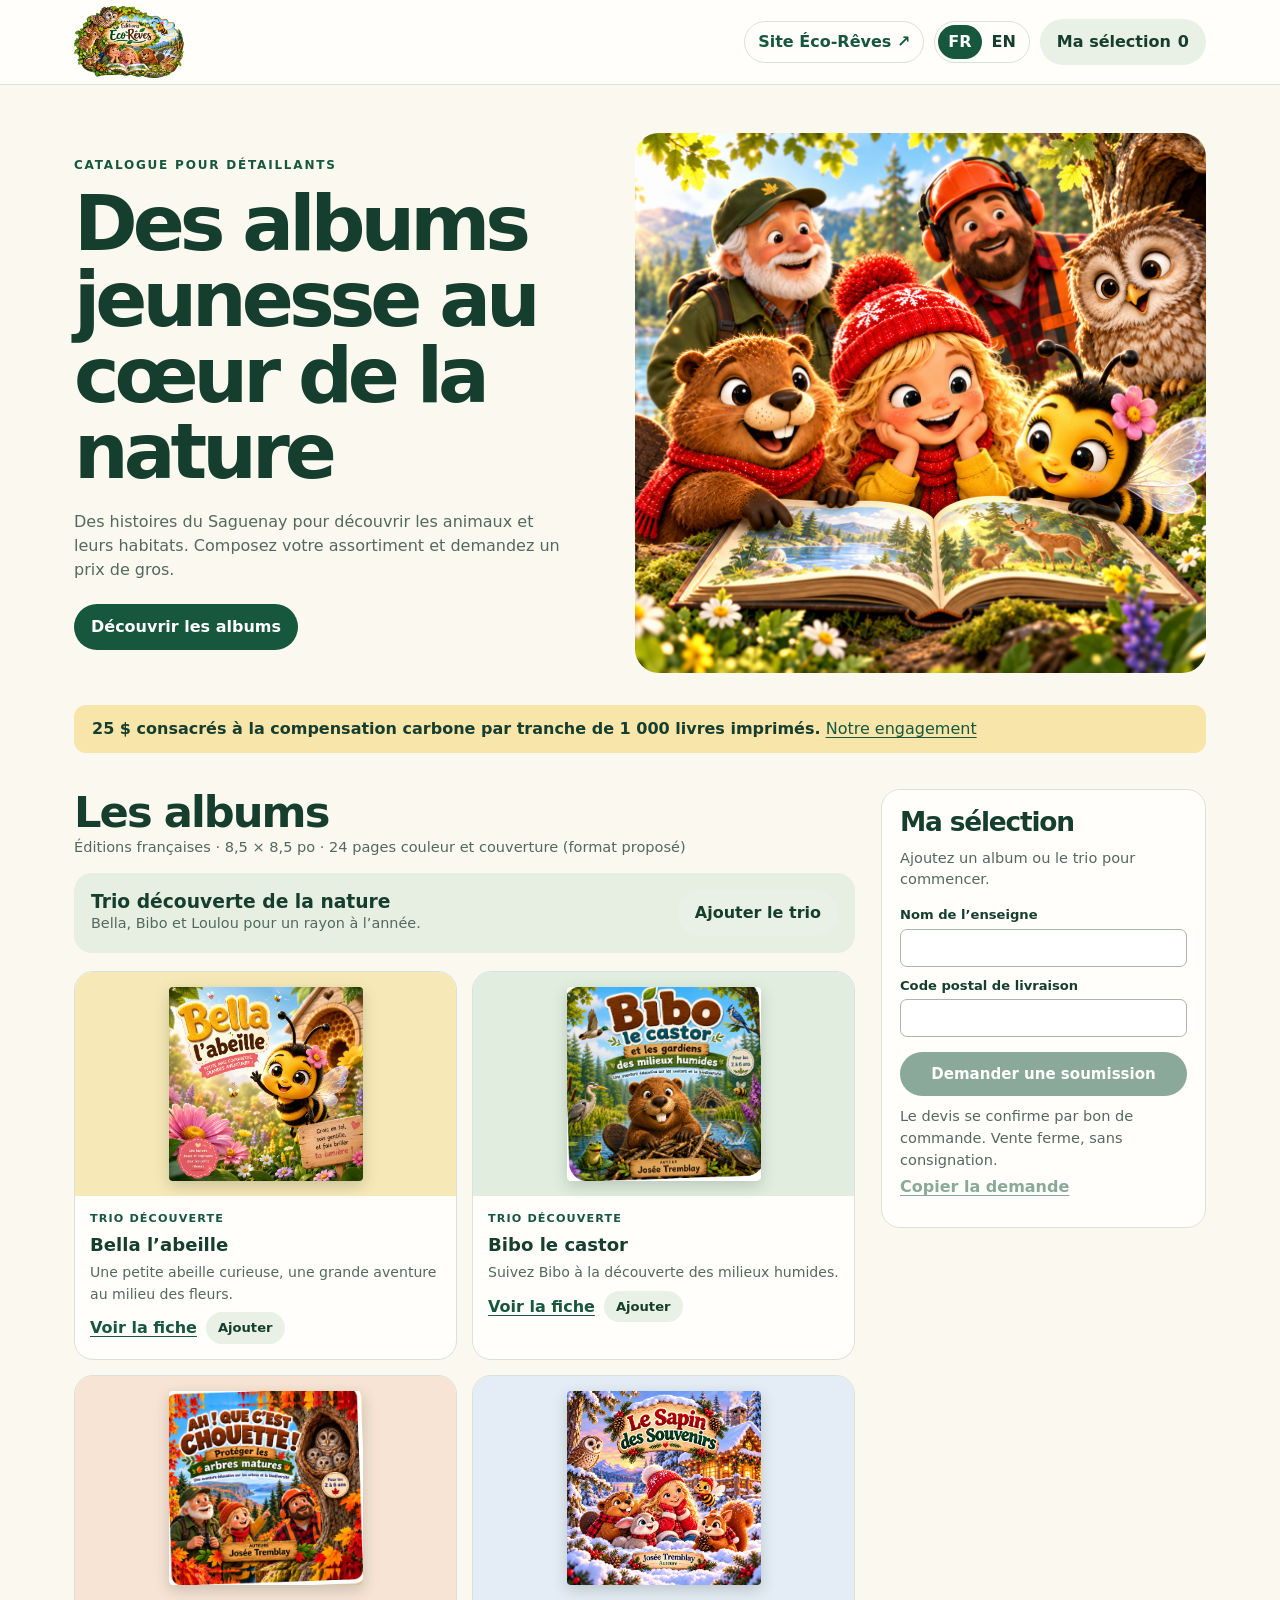
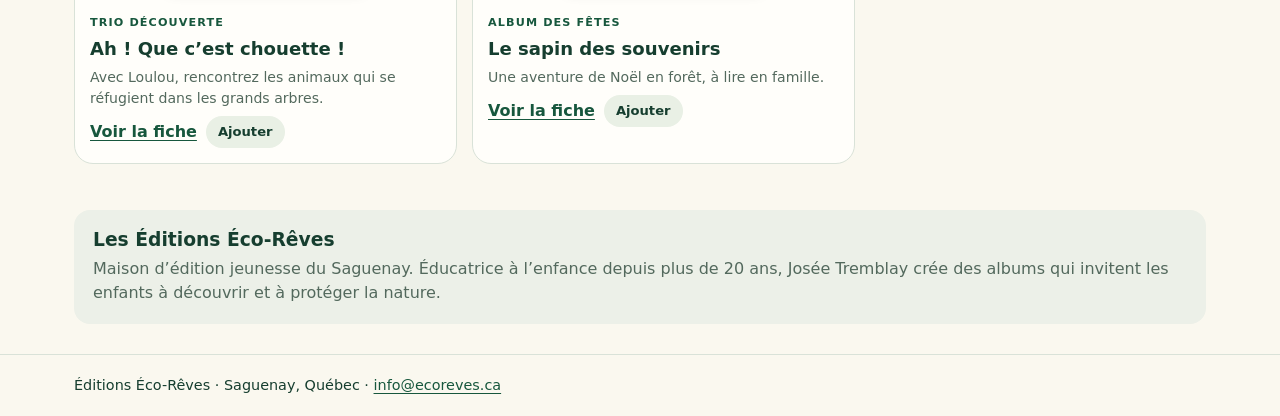
<file: catalogue-detaillants.html>
<!doctype html>
<html lang="fr">
<head>
<meta charset="utf-8">
<meta name="viewport" content="width=device-width, initial-scale=1">
<meta name="description" content="Catalogue des Éditions Éco-Rêves pour détaillants. Choisissez vos albums jeunesse et demandez un prix de gros.">
<title>Éditions Éco-Rêves | Catalogue détaillants</title>
<style>
:root{--ink:#163e2f;--green:#17573d;--paper:#faf8ef;--muted:#53695d;--gold:#f5d883;--line:#d9e2d8;--white:#fffefa}
*{box-sizing:border-box}body{margin:0;background:var(--paper);color:var(--ink);font:16px/1.5 system-ui,sans-serif}a{color:var(--green);text-underline-offset:.2em}button,input{font:inherit}button{cursor:pointer}button:focus-visible,a:focus-visible,input:focus-visible{outline:3px solid #9b5915;outline-offset:3px}img{display:block;max-width:100%}.wrap{max-width:1180px;margin:auto;padding-inline:24px}
header{background:var(--white);border-bottom:1px solid var(--line)}.nav{min-height:84px;display:flex;align-items:center;justify-content:space-between;gap:12px}.brand img{width:110px;height:auto}.nav-actions{display:flex;align-items:center;gap:10px}.lang{display:flex;border:1px solid var(--line);border-radius:100px;padding:3px}.lang button{background:none;border:0;border-radius:100px;padding:5px 10px;color:var(--ink);font-weight:700}.lang button[aria-pressed=true]{background:var(--green);color:white}.pill,.primary,.secondary{display:inline-flex;justify-content:center;align-items:center;gap:7px;border-radius:100px;padding:10px 16px;text-decoration:none;font-weight:750;border:1px solid transparent}.pill,.secondary{background:#e9f0e5;color:var(--ink)}.primary{background:var(--green);color:white}.primary:hover{background:#103d2b}.secondary:hover,.pill:hover{background:#dae8d7}
.hero{display:grid;grid-template-columns:1fr 1.1fr;align-items:center;gap:42px;padding-block:48px 32px}.hero img{border-radius:24px;width:100%;aspect-ratio:4/3;object-fit:cover}.eyebrow{font-size:.75rem;font-weight:800;letter-spacing:.15em;text-transform:uppercase;color:var(--green)}h1,h2,h3,p{margin:0}h1{font-size:clamp(2.65rem,6vw,5rem);letter-spacing:-.065em;line-height:.99;margin-block:12px 20px}h2{font-size:clamp(1.65rem,4vw,2.7rem);letter-spacing:-.045em;line-height:1.08}h3{line-height:1.17}.intro{max-width:48ch;color:var(--muted);margin-bottom:22px}.impact{background:#f8e5aa;padding:12px 18px;border-radius:12px;margin-bottom:36px}.impact strong{color:var(--ink)}
.layout{display:grid;grid-template-columns:minmax(0,1fr) minmax(275px,325px);gap:26px;align-items:start;margin-bottom:46px}.section-head{margin-bottom:15px}.section-head p,.fine,.empty{color:var(--muted);font-size:.91rem}.trio{background:#e6efe2;border-radius:18px;padding:17px;margin-bottom:18px;display:flex;justify-content:space-between;align-items:center;gap:12px}.trio p{font-size:.9rem;color:var(--muted)}.grid{display:grid;grid-template-columns:repeat(2,minmax(0,1fr));gap:15px}.card{overflow:hidden;border:1px solid var(--line);border-radius:19px;background:var(--white);display:flex;flex-direction:column}.cover-button{display:block;padding:15px;background:var(--tint);border:0;width:100%}.cover-button img{width:100%;max-width:194px;margin:auto;border-radius:4px;box-shadow:0 5px 15px #142d2433;aspect-ratio:1}.card-body{padding:15px;display:grid;gap:7px;flex:1;align-content:start}.tag{font-size:.7rem;font-weight:800;text-transform:uppercase;letter-spacing:.1em;color:var(--green)}.card h3{font-size:1.13rem}.card p{font-size:.88rem;color:var(--muted)}.actions{display:flex;flex-wrap:wrap;gap:9px;align-items:center}.text-button{border:0;padding:4px 0;background:none;color:var(--green);text-decoration:underline;text-underline-offset:.2em;font-weight:700}.add{padding:5px 11px;font-size:.82rem}
.basket{position:sticky;top:15px;padding:18px;border-radius:19px;border:1px solid var(--line);background:var(--white)}.basket h2{font-size:1.65rem;margin-bottom:10px}.basket ul{padding:0;margin:0 0 10px;list-style:none}.line{padding:9px 0;border-bottom:1px solid var(--line);display:flex;justify-content:space-between;gap:8px;align-items:center;font-size:.86rem}.line input{width:60px;padding:4px;color:var(--ink)}.remove{padding:5px;border:0;background:none;color:var(--green);font-weight:800}.fields{display:grid;gap:9px;margin:15px 0}.fields label{display:grid;gap:4px;font-size:.82rem;font-weight:700}.fields input,.line input{border:1px solid #aab8aa;border-radius:7px;background:white}.fields input{padding:8px 10px;width:100%}.basket .primary{width:100%;font-size:.94rem}.basket .fine{margin-top:9px}.basket [disabled]{opacity:.5;cursor:default}.status{color:var(--green);font-size:.84rem;margin-top:6px}.notice{background:#ecf0e8;padding:19px;border-radius:16px;margin-bottom:30px}.notice p{margin-top:6px;color:var(--muted)}footer{border-top:1px solid var(--line);padding-block:20px;font-size:.9rem}
dialog{border:1px solid var(--line);border-radius:20px;max-width:min(540px,calc(100% - 24px));padding:20px;background:var(--white);color:var(--ink)}dialog::backdrop{background:#152f25aa}dialog img{width:175px;border-radius:6px;margin:0 auto 13px}dialog h2{font-size:1.65rem}dialog p{margin:10px 0}dialog .close{display:block;margin:0 0 8px auto}
@media(max-width:850px){.hero{gap:20px}.layout{grid-template-columns:1fr}.basket{position:static}.grid{grid-template-columns:repeat(auto-fit,minmax(210px,1fr))}}@media(max-width:530px){.wrap{padding-inline:14px}.hero{grid-template-columns:1fr;padding-block:24px}.hero img{aspect-ratio:4/3}.nav{min-height:68px}.brand img{width:85px}.pill{padding:7px 9px;font-size:.84rem}.grid{grid-template-columns:1fr 1fr;gap:9px}.card-body{padding:10px}.trio{align-items:flex-start;flex-direction:column}}
.site-link{display:inline-flex;align-items:center;justify-content:center;padding:8px 13px;border:1px solid var(--line);border-radius:100px;background:var(--white);font-weight:750;text-decoration:none;white-space:nowrap}.site-link:hover{background:#e9f0e5}
@media(max-width:530px){.nav{padding-block:8px;gap:8px}.nav-actions{gap:6px;flex-wrap:wrap;justify-content:flex-end}.site-link{font-size:.82rem;padding:6px 9px}.lang button{padding:4px 7px}}
</style>
</head>
<body>
<header><div class="wrap nav"><a class="brand" href="https://ecoreves.ca/"><img src="logo.png" alt="Éditions Éco-Rêves" width="110" height="73"></a><div class="nav-actions"><a class="site-link" id="site-link" href="https://ecoreves.ca/" data-text="site"></a><div class="lang" aria-label="Langue / Language"><button type="button" data-language="fr" aria-pressed="true">FR</button><button type="button" data-language="en" aria-pressed="false">EN</button></div><a class="pill" href="#selection"><span data-text="selection"></span> <span id="count">0</span></a></div></div></header>
<main class="wrap">
<section class="hero"><div><p class="eyebrow" data-text="eyebrow"></p><h1 data-text="headline"></h1><p class="intro" data-text="intro"></p><a class="primary" href="#albums" data-text="browse"></a></div><img src="accueil-personnages.png" alt="" width="720" height="540"></section>
<p class="impact"><strong data-text="impact"></strong> <a href="https://ecoreves.ca/engagement.html" data-text="learn"></a></p>
<div class="layout">
<section id="albums"><div class="section-head"><h2 data-text="books"></h2><p data-text="bookIntro"></p></div><div class="trio"><div><h3 data-text="trio"></h3><p data-text="trioDesc"></p></div><button type="button" id="add-trio" class="secondary" data-text="addTrio"></button></div><div id="grid" class="grid"></div></section>
<section id="selection" class="basket"><h2 data-text="selection"></h2><p id="empty" class="empty" data-text="empty"></p><ul id="items"></ul><form id="quote"><div class="fields"><label><span data-text="retailer"></span><input name="retailer" autocomplete="organization" maxlength="100" required></label><label><span data-text="postal"></span><input name="postal" autocomplete="postal-code" maxlength="12" required></label></div><button class="primary" id="submit" data-text="quote" disabled></button><p class="fine" data-text="terms"></p><button type="button" class="text-button" id="copy" data-text="copy" disabled></button></form><p id="status" class="status" role="status"></p></section>
</div>
<section class="notice"><h3 data-text="aboutTitle"></h3><p data-text="about"></p></section>
</main>
<footer><div class="wrap">Éditions Éco-Rêves · Saguenay, Québec · <a href="mailto:info@ecoreves.ca">info@ecoreves.ca</a></div></footer>
<dialog id="details" aria-labelledby="detail-title"><button type="button" class="secondary close" id="close" data-text="close"></button><div id="detail-body"></div></dialog>
<script>
const copy = {
fr:{site:"Site Éco-Rêves ↗",selection:"Ma sélection",eyebrow:"Catalogue pour détaillants",headline:"Des albums jeunesse au cœur de la nature",intro:"Des histoires du Saguenay pour découvrir les animaux et leurs habitats. Composez votre assortiment et demandez un prix de gros.",browse:"Découvrir les albums",impact:"25 $ consacrés à la compensation carbone par tranche de 1 000 livres imprimés.",learn:"Notre engagement",books:"Les albums",bookIntro:"Éditions françaises · 8,5 × 8,5 po · 24 pages couleur et couverture (format proposé)",trio:"Trio découverte de la nature",trioDesc:"Bella, Bibo et Loulou pour un rayon à l’année.",addTrio:"Ajouter le trio",empty:"Ajoutez un album ou le trio pour commencer.",retailer:"Nom de l’enseigne",postal:"Code postal de livraison",quote:"Demander une soumission",terms:"Le devis se confirme par bon de commande. Vente ferme, sans consignation.",copy:"Copier la demande",aboutTitle:"Les Éditions Éco-Rêves",about:"Maison d’édition jeunesse du Saguenay. Éducatrice à l’enfance depuis plus de 20 ans, Josée Tremblay crée des albums qui invitent les enfants à découvrir et à protéger la nature.",close:"Fermer",more:"Voir la fiche",add:"Ajouter",remove:"Retirer",qty:"Quantité",added:"Ajouté à votre sélection.",copied:"Demande copiée.",copyError:"Copie indisponible. Utilisez le bouton de demande de prix.",subject:"Demande de soumission pour une commande de livres",greeting:"Bonjour,",request:"J’aimerais obtenir un prix de gros pour les albums suivants.",thanks:"Merci !",season:"Album des Fêtes",series:"Trio découverte",french:"Français",english:"Anglais"},
en:{site:"Éco-Rêves website ↗",selection:"My selection",eyebrow:"Retail catalogue",headline:"Children’s books about the natural world",intro:"Stories from Saguenay that introduce children to animals and their habitats. Build your assortment and request wholesale pricing.",browse:"Explore the books",impact:"We allocate $25 to carbon offsetting for every 1,000 books printed.",learn:"Our commitment",books:"Picture books",bookIntro:"English editions · 8.5 × 8.5 in. · 24 colour pages plus cover (proposed format)",trio:"Nature Discovery Trio",trioDesc:"Bella, Bibo and Loulou for a year-round display.",addTrio:"Add the trio",empty:"Add a book or the trio to get started.",retailer:"Retailer name",postal:"Delivery postal code",quote:"Request wholesale pricing",terms:"Confirm the quote by purchase order. Firm sale, no consignment.",copy:"Copy the request",aboutTitle:"About Éditions Éco-Rêves",about:"We’re a children’s publisher in Saguenay, Quebec. An early childhood educator for over 20 years, Josée Tremblay writes stories that help children discover and care for nature.",close:"Close",more:"View details",add:"Add",remove:"Remove",qty:"Quantity",added:"Added to your selection.",copied:"Request copied.",copyError:"Copy unavailable. Use the wholesale pricing button.",subject:"Quote request for a book order",greeting:"Hello,",request:"I’d like wholesale pricing for the following books.",thanks:"Thank you!",season:"Holiday title",series:"Nature Discovery Trio",french:"French",english:"English"}
};
const books = [
["fr","Bella l’abeille","Petits amis curieux, grande aventure !","Une petite abeille curieuse, une grande aventure au milieu des fleurs.","978-2-9825952-0-0","bella%20labeille.png","#f7e9b7"],
["fr","Bibo le castor","et les gardiens des milieux humides","Suivez Bibo à la découverte des milieux humides.","978-2-9825952-2-4","bibo-cover-fr.png","#e1eedf"],
["fr","Ah ! Que c’est chouette !","Protéger les arbres matures","Avec Loulou, rencontrez les animaux qui se réfugient dans les grands arbres.","978-2-9825952-4-8","chouette-cover-fr.png","#f7e4d4"],
["fr","Le sapin des souvenirs","et les trésors de la nature","Une aventure de Noël en forêt, à lire en famille.","978-2-9825952-6-2","sapin-souvenirs-cover-fr.png","#e4edf5"],
["en","Bella the Bee","Little Curious Friends, Big Adventure!","A curious little bee and a big adventure among the flowers.","978-2-9825952-1-7","bella-cover-en.png","#f7e9b7"],
["en","Bibo the Beaver","and the Guardians of the Wetlands","Follow Bibo into the wetlands and discover why they matter.","978-2-9825952-3-1","bibo-cover-en.png","#e1eedf"],
["en","Ah! How Owl-Some!","Protecting Mature Trees","Join Loulou and meet the animals that shelter in mature trees.","978-2-9825952-5-5","chouette-cover-en.png","#f7e4d4"]
].map(([language,title,subtitle,pitch,isbn,image,tint])=>({language,title,subtitle,pitch,isbn,image,tint}));
const summaries = {
  "978-2-9825952-0-0": [
    "Une petite abeille curieuse découvre l’importance des abeilles pour la planète.",
    "À travers ses aventures colorées, Bella apprend comment les abeilles transportent le pollen de fleur en fleur.",
    "Un livre doux et lumineux pour aider les enfants à comprendre que chaque petit geste peut protéger le vivant."
  ],
  "978-2-9825952-2-4": [
    "Bibo le castor et les gardiens des milieux humides entraîne les enfants dans une aventure éducative au cœur des étangs et de la biodiversité.",
    "Les jeunes lecteurs découvriront l’importance des castors, des milieux humides et de la protection de la nature.",
    "Un livre tendre et éducatif pour apprendre à aimer, observer et protéger les petits trésors de notre planète."
  ],
  "978-2-9825952-4-8": [
    "Au cœur de la forêt, certains arbres sont là depuis très longtemps. Ils grandissent, traversent les saisons et deviennent peu à peu de précieux refuges pour une grande variété d’animaux.",
    "Aux côtés de grand-papa Renald, Loulou découvre toute la vie qui dépend des arbres matures et comprend pourquoi il est si important de les préserver.",
    "Une aventure touchante et colorée qui invite les enfants à découvrir la biodiversité et à prendre soin du vivant."
  ],
  "978-2-9825952-6-2": [
    "Dans la forêt enneigée, Loulou et ses amis partent à la recherche de petites merveilles pour décorer le sapin de Mamie Sylvie et Papi Denis.",
    "Au fil de leurs découvertes, ils apprennent à observer la nature, à respecter les animaux et à prendre soin des trésors qui les entourent.",
    "Une histoire de Noël tendre et lumineuse, signée Josée Tremblay, qui célèbre les moments partagés en famille et les souvenirs que l’on crée ensemble."
  ],
  "978-2-9825952-1-7": [
    "A curious little bee discovers why bees are so important for the planet.",
    "Through her colorful adventures, Bella learns how bees carry pollen from flower to flower.",
    "A gentle and bright book that helps children understand how every small action can help protect living things."
  ],
  "978-2-9825952-3-1": [
    "Bibo the Beaver and the Wetland Guardians takes children on an educational adventure into the heart of ponds and biodiversity.",
    "Young readers will discover the importance of beavers, wetlands and protecting nature.",
    "A tender and educational book that teaches children to love, observe and protect the small treasures of our planet."
  ],
  "978-2-9825952-5-5": [
    "Protecting Mature Trees follows Loulou as she discovers that a large tree can be home to an entire family of animals.",
    "With Grandpa Renald, she helps Mr. Coupeur understand why a mature tree should be carefully observed before it is cut down.",
    "A touching, colorful adventure that introduces children to biodiversity and encourages them to care for living things."
  ]
};
let language = "fr";
let activeBook;
const cart = new Map();
const $ = id => document.getElementById(id);
const strings = () => copy[language];
const edition = book => strings()[book.language === "fr" ? "french" : "english"];
const visibleBooks = () => books.filter(book => book.language === language);
const form = $("quote");

function renderBooks(){
 const t = strings();
 $("grid").innerHTML = visibleBooks().map(book => `<article class="card" style="--tint:${book.tint}"><button class="cover-button" data-view="${book.isbn}" aria-label="${t.more} · ${book.title}"><img src="${book.image}" alt="" width="194" height="194"></button><div class="card-body"><span class="tag">${book.isbn.endsWith("-6-2") ? t.season : t.series}</span><h3>${book.title}</h3><p>${book.pitch}</p><div class="actions"><button class="text-button" data-view="${book.isbn}">${t.more}</button><button class="secondary add" data-add="${book.isbn}">${t.add}</button></div></div></article>`).join("");
}
function renderCart(){
 const t = strings();
 $("count").textContent = [...cart.values()].reduce((sum, quantity)=>sum+quantity,0);
 $("empty").hidden = cart.size > 0;
 $("submit").disabled = $("copy").disabled = cart.size === 0;
 $("items").innerHTML = [...cart].map(([isbn,qty])=>{
   const book = books.find(item=>item.isbn === isbn);
   return `<li class="line"><span><strong>${book.title}</strong><br>${edition(book)}</span><div><input type="number" min="1" max="999999" step="1" value="${qty}" data-quantity="${isbn}" aria-label="${t.qty} · ${book.title}"><button type="button" class="remove" data-remove="${isbn}" aria-label="${t.remove} · ${book.title}">×</button></div></li>`;
 }).join("");
}
function setLanguage(next){
 language = next;
 document.documentElement.lang = next;
 $("site-link").href = next === "en" ? "https://ecoreves.ca/index-en.html" : "https://ecoreves.ca/";
 document.querySelectorAll("[data-language]").forEach(button=>button.setAttribute("aria-pressed",String(button.dataset.language===next)));
 document.querySelectorAll("[data-text]").forEach(el=>{el.textContent=strings()[el.dataset.text];});
 $("status").textContent="";
 renderBooks();
 renderCart();
}
function add(isbns){
 isbns.forEach(isbn=>cart.set(isbn,Math.min(999999,(cart.get(isbn)||0)+1)));
 renderCart();
 $("status").textContent=strings().added;
}
function showBook(isbn){
 const t = strings();
 const book = books.find(item=>item.isbn===isbn);
 activeBook = document.activeElement;
 $("detail-body").innerHTML=`<img src="${book.image}" alt=""><h2 id="detail-title">${book.title}</h2><p>${book.subtitle}</p><h3>${language === "fr" ? "Résumé" : "Synopsis"}</h3>${summaries[isbn].map(paragraph => `<p>${paragraph}</p>`).join("")}<p>${edition(book)} · ISBN ${book.isbn}</p><button type="button" class="primary" data-add="${isbn}">${t.add}</button>`;
 $("details").showModal();
}
function quoteBody(){
 const t = strings();
 const fields = new FormData(form);
 const retailer = fields.get("retailer").trim();
 const postal = fields.get("postal").trim();
 const total = [...cart.values()].reduce((sum, quantity) => sum + quantity, 0);
 const number = new Intl.NumberFormat(language === "fr" ? "fr-CA" : "en-CA");
 const french = language === "fr";
 const titles = [...cart].map(([isbn, qty], index) => {
   const book = books.find(item => item.isbn === isbn);
   return [
     `${index + 1}. ${book.title}`,
     `   ${edition(book)} · ISBN ${isbn} · ${number.format(qty)} ${french ? "ex." : "copies"}`
   ].join("\r\n");
 });
 return [
   t.greeting, "",
   french ? "Nous aimerions proposer vos albums en magasin. Pourriez-vous nous faire parvenir une soumission pour les titres et les quantités indiqués ci-dessous, en précisant les frais et le délai de livraison ?" : "We’d like to carry your picture books in our store. Could you send us a quote for the titles and quantities listed below, including shipping costs and the estimated delivery time?",
   "",
   french ? "ENSEIGNE ET LIVRAISON" : "RETAILER AND DELIVERY",
   `${t.retailer} : ${retailer}`,
   `${t.postal} : ${postal}`,
   "",
   french ? "ALBUMS SÉLECTIONNÉS" : "SELECTED TITLES",
   ...titles,
   "",
   french ? `Total : ${number.format(total)} exemplaire${total === 1 ? "" : "s"}` : `Total: ${number.format(total)} ${total === 1 ? "copy" : "copies"}`,
   "",
   french ? "Merci," : "Thank you,",
   retailer
 ].join("\r\n");
}
document.addEventListener("click",event=>{
 const button=event.target.closest("button");
 if(!button) return;
 if(button.dataset.language) setLanguage(button.dataset.language);
 if(button.dataset.view) showBook(button.dataset.view);
 if(button.dataset.add){
   add([button.dataset.add]);
   if($("details").open) $("details").close();
 }
 if(button.dataset.remove){
   cart.delete(button.dataset.remove);
   renderCart();
   ($("items").querySelector("input") || $("add-trio")).focus();
 }
});
$("items").addEventListener("change",event=>{
 const isbn=event.target.dataset.quantity;
 if(!isbn) return;
 const qty=Math.min(999999,Math.max(1,Math.floor(Number(event.target.value)||1)));
 cart.set(isbn,qty);
 event.target.value=qty;
 $("count").textContent=[...cart.values()].reduce((sum,value)=>sum+value,0);
});
$("add-trio").addEventListener("click",()=>add(visibleBooks().slice(0,3).map(book=>book.isbn)));
$("close").addEventListener("click",()=>$("details").close());
$("details").addEventListener("close",()=>activeBook?.focus());
form.addEventListener("submit",event=>{
 event.preventDefault();
 if(!cart.size) return;
 location.href=`mailto:info@ecoreves.ca?subject=${encodeURIComponent(`${strings().subject} | ${new FormData(form).get("retailer").trim()}`)}&body=${encodeURIComponent(quoteBody())}`;
});
$("copy").addEventListener("click",async()=>{
 if(!cart.size || !form.reportValidity()) return;
 try{await navigator.clipboard.writeText(quoteBody());$("status").textContent=strings().copied;}
 catch{$("status").textContent=strings().copyError;}
});
setLanguage(new URLSearchParams(location.search).get("lang") === "en" ? "en" : "fr");
</script>
</body></html>
</file>
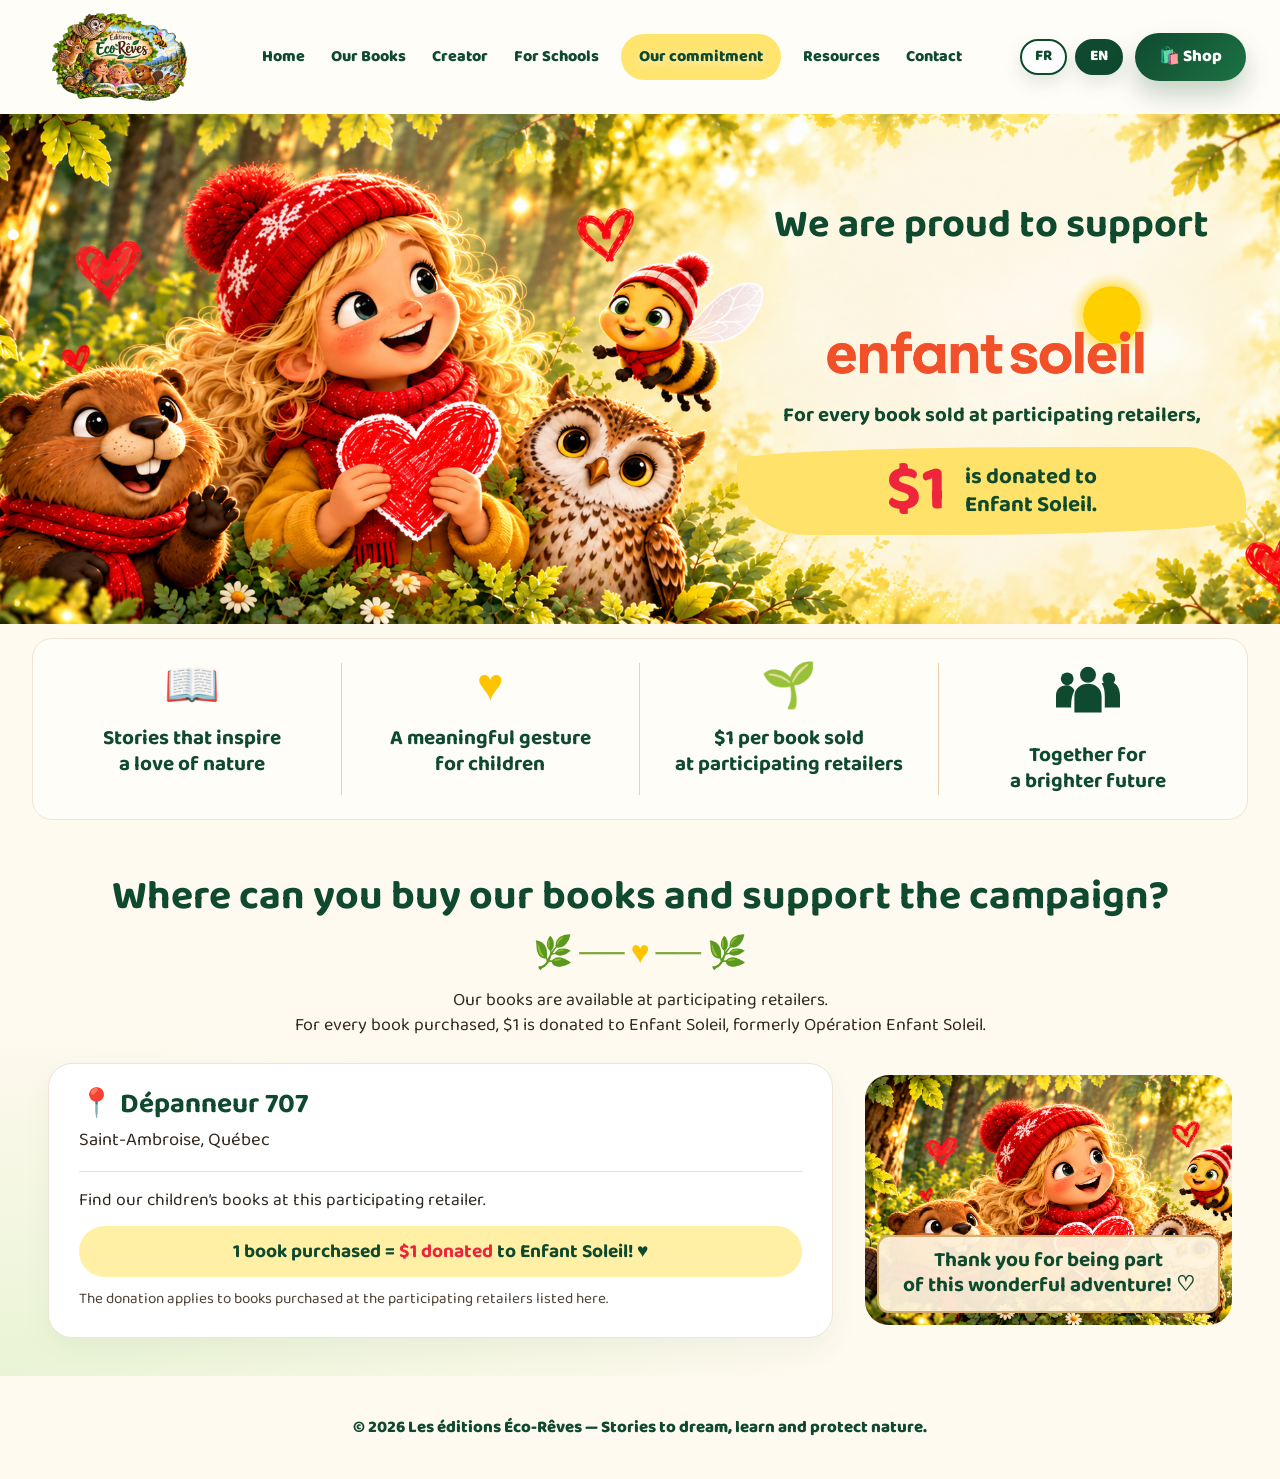
<file: engagement-en.html>
<!DOCTYPE html>
<html lang="en">
<head>
  <meta charset="UTF-8" />
  <meta name="viewport" content="width=device-width, initial-scale=1.0" />
  <title>Our commitment | Les éditions Éco-Rêves</title>
  <meta name="description" content="Éco-Rêves donates $1 to Enfant Soleil for each book sold at participating retailers. Find our books at Dépanneur 707 in Saint-Ambroise." />
  <meta property="og:type" content="website" />
  <meta property="og:locale" content="en_CA" />
  <meta property="og:title" content="Éditions Éco-Rêves | Children’s Nature Books" />
  <meta property="og:description" content="Gentle, colorful and educational children’s books that inspire children to discover, imagine and protect nature." />
  <meta property="og:url" content="https://ecoreves.ca/engagement-en.html" />
  <meta property="og:image" content="https://ecoreves.ca/hero-livre-magique-en.png" />
  <meta property="og:image:alt" content="Éditions Éco-Rêves children’s nature books" />
  <meta name="twitter:card" content="summary_large_image" />
  <meta name="twitter:title" content="Éditions Éco-Rêves | Children’s Nature Books" />
  <meta name="twitter:description" content="Gentle, colorful and educational children’s books that inspire children to discover, imagine and protect nature." />
  <meta name="twitter:image" content="https://ecoreves.ca/hero-livre-magique-en.png" />
  <link rel="preconnect" href="https://fonts.googleapis.com">
  <link rel="preconnect" href="https://fonts.gstatic.com" crossorigin>
  <link href="https://fonts.googleapis.com/css2?family=Baloo+2:wght@400;600;700;800&display=swap" rel="stylesheet">
  <style>
    :root{
      --forest:#0f4a2e; --green:#1d7245; --gold:#f4a634; --honey:#ffd166;
      --cream:#fff8e9; --paper:#fffaf0; --text:#35291f; --shadow:0 28px 80px rgba(36,47,31,.18);
    }
    *{margin:0;padding:0;box-sizing:border-box}
    html{scroll-behavior:smooth}
    body{font-family:'Baloo 2',cursive;color:var(--text);overflow-x:hidden;background:linear-gradient(180deg,#fff6df,#eef8e8 48%,#fffaf0)}
    .site-shell{max-width:1500px;margin:0 auto;background:#fffaf0;box-shadow:0 30px 100px rgba(0,0,0,.12)}

    /* HERO FIDÈLE À LA MAQUETTE */
    .hero-mockup{
      position:relative;min-height:840px;overflow:hidden;background:url('hero-livre-magique-en.png') center top/cover no-repeat;
    }
    .hero-mockup::after{content:"";position:absolute;left:0;right:0;bottom:0;height:120px;background:linear-gradient(180deg,transparent,#fffaf0 82%);pointer-events:none}

    /* VRAIS LIENS HTML PAR-DESSUS L'IMAGE */
    .hero-nav{position:absolute;z-index:6;left:6.7%;right:6.7%;top:3.3%;display:flex;align-items:center;justify-content:space-between;gap:22px}
    .hero-menu{display:flex;align-items:center;justify-content:center;gap:34px;flex:1}
    .hero-menu a,.hero-shop{color:var(--forest);text-decoration:none;font-weight:800;font-size:1.05rem;line-height:1;padding:12px 4px;text-shadow:0 2px 10px rgba(255,255,255,.7)}
    .hero-menu a:hover{text-decoration:underline;text-underline-offset:8px}
    .hero-logo-link{
      display:block;
      width:300px;
      height:120px;
      background:url('logo.png') center center / contain no-repeat;
      border-radius:20px;
      text-indent:-9999px;
      overflow:hidden;
      flex-shrink:0;
    }
    .hero-shop{flex:0 0 auto;background:linear-gradient(135deg,var(--forest),var(--green));color:white;text-shadow:none;padding:16px 32px;border-radius:999px;box-shadow:0 14px 26px rgba(15,74,46,.24)}

    .hero-right{display:flex;align-items:center;gap:12px;flex-shrink:0}
    .lang-switch{display:flex;align-items:center;gap:8px}
    .lang-switch a{display:inline-flex;align-items:center;justify-content:center;min-width:44px;padding:8px 13px;border-radius:999px;text-decoration:none;font-weight:800;font-size:.95rem;line-height:1;box-shadow:0 8px 18px rgba(15,74,46,.12)}
    .lang-switch .lang-fr{background:white;color:var(--forest);border:2px solid var(--forest)}
    .lang-switch .lang-en{background:var(--forest);color:white;border:2px solid var(--forest)}
    .hero-shop:hover,.hero-real-actions a:hover{transform:translateY(-3px)}

    .hero-real-actions{position:absolute;z-index:7;left:50%;top:84.5%;transform:translateX(-50%);display:flex;align-items:center;justify-content:center;gap:26px;white-space:nowrap}
    .hero-real-actions a{display:inline-flex;align-items:center;justify-content:center;gap:10px;text-decoration:none;border-radius:999px;font-weight:800;font-size:1.08rem;min-width:235px;padding:19px 30px;box-shadow:0 16px 30px rgba(0,0,0,.16);transition:.22s ease}
    .hero-real-actions .real-books{background:linear-gradient(135deg,var(--forest),var(--green));color:white}
    .hero-real-actions .real-mission{background:linear-gradient(135deg,var(--honey),var(--gold));color:#543500}

    section{max-width:1260px;margin:auto;padding:88px 24px}
    .section-kicker{text-align:center;color:var(--gold);font-weight:800;font-size:1.1rem;margin-bottom:8px}
    .section-title{text-align:center;color:var(--forest);font-weight:800;font-size:clamp(2.5rem,5vw,4.4rem);line-height:.98;margin-bottom:18px}
    .section-subtitle{text-align:center;max-width:760px;margin:0 auto 48px;font-size:1.22rem;line-height:1.7;color:#514235}
    .btn{display:inline-flex;align-items:center;justify-content:center;gap:8px;text-decoration:none;border-radius:999px;padding:16px 28px;font-weight:800;font-size:1.08rem;border:0;box-shadow:0 14px 28px rgba(0,0,0,.14);transition:.22s ease}
    .btn:hover{transform:translateY(-4px)}
    .btn-primary{background:linear-gradient(135deg,var(--forest),var(--green));color:white}.btn-secondary{background:linear-gradient(135deg,var(--honey),var(--gold));color:#543500}

    .values{display:grid;grid-template-columns:repeat(3,1fr);gap:24px}.value-card{border-radius:38px;background:#fffef7;padding:34px;box-shadow:0 16px 35px rgba(38,48,34,.11);border:5px solid white;position:relative;overflow:hidden}.value-icon{width:88px;height:88px;margin-bottom:18px}.value-icon img{width:100%;height:100%;object-fit:contain}.value-card h3{color:var(--forest);font-size:1.7rem;margin-bottom:10px}.value-card p{font-size:1.08rem;line-height:1.7}
    .book-feature{border-radius:56px;padding:46px;box-shadow:var(--shadow);border:6px solid white;position:relative;overflow:hidden;margin-bottom:34px}.book-feature.bella{background:linear-gradient(135deg,#fffdf4 0%,#fff0bb 58%,#fffbdf 100%)}.book-feature.bibo{background:linear-gradient(135deg,#e3f7df 0%,#fff7ce 56%,#dff4ff 100%)}.book-feature.chouette{background:linear-gradient(135deg,#fff2d8 0%,#ffd7a0 48%,#f5edcf 100%);margin-top:36px}.book-layout{display:grid;grid-template-columns:.95fr 1.05fr;gap:48px;align-items:center}.book-feature.bibo .book-layout,.book-feature.chouette .book-layout{grid-template-columns:1.05fr .95fr}.covers{display:grid;grid-template-columns:1fr 1fr;gap:18px;align-items:start}.cover{aspect-ratio:1/1;border-radius:34px;border:8px solid white;overflow:hidden;background:white;box-shadow:0 24px 54px rgba(44,54,35,.20)}.cover:first-child{transform:rotate(-3deg)}.cover:last-child{transform:rotate(4deg);margin-top:34px}.cover img{width:100%;height:100%;object-fit:cover}.label{display:inline-block;background:var(--forest);color:white;padding:10px 18px;border-radius:999px;font-weight:800;margin-bottom:16px}.book-copy h2{font-size:clamp(2.6rem,4vw,4.1rem);line-height:.98;color:var(--forest);margin-bottom:20px}.book-copy p{font-size:1.16rem;line-height:1.78;margin-bottom:16px}.pill-list{display:flex;flex-wrap:wrap;gap:10px;margin-top:22px}.pill{background:white;color:var(--forest);padding:10px 16px;border-radius:999px;font-weight:800;box-shadow:0 8px 16px rgba(0,0,0,.06)}.amazon-btn{margin-top:26px}.book-cta{text-align:center;margin-top:25px;margin-bottom:14px}.bulk-layout{display:grid;grid-template-columns:1.05fr .95fr;gap:36px;align-items:center}.bulk-copy h2{color:var(--forest);font-size:clamp(2.45rem,4.6vw,4rem);line-height:1;margin-bottom:18px}.bulk-copy p{font-size:1.14rem;line-height:1.72;margin-bottom:16px}.bulk-box{background:#fffef7;border:5px solid white;border-radius:30px;padding:28px;box-shadow:0 16px 35px rgba(38,48,34,.11)}.bulk-box h3{color:var(--forest);font-size:1.65rem;margin-bottom:14px}.bulk-list{list-style:none;display:grid;gap:12px;margin-bottom:24px}.bulk-list li{background:#f3f9ee;border-radius:18px;padding:12px 14px;font-weight:800;color:var(--forest)}.bulk-note{font-size:.96rem;line-height:1.55;color:#5d4a3d;margin-top:14px}
    .eco-commitment{background:linear-gradient(135deg,#edf8e9,#fff8dc);border:6px solid white;border-radius:48px;box-shadow:var(--shadow);padding:44px 46px;text-align:center;position:relative;overflow:hidden}
    .eco-commitment::before{content:"🌱";display:block;font-size:3rem;line-height:1;margin-bottom:14px}
    .eco-commitment h2{color:var(--forest);font-size:clamp(2.2rem,4vw,3.5rem);line-height:1.05;margin-bottom:16px}
    .eco-commitment p{max-width:820px;margin:0 auto;font-size:1.16rem;line-height:1.72}
    .eco-commitment strong{color:var(--forest)}
    .author-strip{background:linear-gradient(135deg,#fffef7,#eaf8e4);border:6px solid white;border-radius:48px;box-shadow:var(--shadow);padding:42px;display:grid;grid-template-columns:1fr auto;align-items:center;gap:28px}.author-strip h2{color:var(--forest);font-size:clamp(2.3rem,4vw,3.6rem);line-height:1;margin-bottom:12px}.author-strip p{font-size:1.18rem;line-height:1.7;max-width:760px}.contact{text-align:center;color:white;border-radius:56px;background:radial-gradient(circle at 15% 20%,rgba(255,215,106,.35),transparent 28%),linear-gradient(135deg,var(--forest),#55a96e);border:6px solid white;box-shadow:var(--shadow);padding:78px 34px}.contact h2{font-size:clamp(2.7rem,5vw,4.3rem);line-height:1;margin-bottom:18px}.contact p{max-width:760px;margin:0 auto 28px;font-size:1.22rem;line-height:1.7}footer{text-align:center;color:var(--forest);font-weight:800;padding:38px 20px;font-size:1.05rem}

    @media(max-width:980px){.hero-mockup{min-height:620px;background-size:cover;background-position:center top}.hero-nav{left:24px;right:24px;top:18px}.hero-menu{display:none}.hero-logo-link{
      width:250px;
      height:95px;
      background:url('logo.png') center center / contain no-repeat;
    }.hero-right{gap:8px}.lang-switch a{min-width:38px;padding:7px 10px;font-size:.86rem}.hero-shop{padding:13px 22px;font-size:.95rem}.hero-real-actions{top:auto;bottom:22px;gap:14px}.hero-real-actions a{min-width:auto;padding:15px 20px;font-size:.98rem}.values,.book-layout,.book-feature.bibo .book-layout,.book-feature.chouette .book-layout,.author-strip{grid-template-columns:1fr}.book-feature{padding:30px;border-radius:42px}.covers{grid-template-columns:1fr}.cover:last-child{margin-top:0}.cover:first-child,.cover:last-child{transform:none}}
    @media(max-width:768px){section{padding:56px 16px}.hero-mockup{min-height:520px;background-size:auto 100%;background-position:center top}.hero-mockup::after{height:90px}.hero-nav{left:14px;right:14px;top:12px}.hero-logo-link{
      width:155px;
      height:68px;
      background:url('logo.png') center center / contain no-repeat;
    }.hero-right{gap:6px}.lang-switch{gap:5px}.lang-switch a{min-width:34px;padding:6px 8px;font-size:.78rem}.hero-shop{padding:10px 15px;font-size:.86rem}.hero-real-actions{left:16px;right:16px;bottom:12px;transform:none;flex-direction:column;gap:8px}.hero-real-actions a{width:100%;max-width:320px;margin:auto;padding:13px 16px;font-size:.95rem}.shop-mini{padding:22px 16px;border-radius:24px}.contact .btn{width:100%;text-align:center;max-width:315px;margin-left:auto;margin-right:auto}.contact{padding:42px 18px;border-radius:34px;border-width:4px}.contact p{font-size:1rem;line-height:1.55;margin-bottom:22px;max-width:330px}}
    /* Solidarity homepage adapted from the supplied illustrated reference. */
    .hero-mockup{min-height:0;background:#fffdf7;overflow:visible}
    .hero-mockup::after,.hero-real-actions{display:none}
    .hero-nav{position:relative;left:auto;right:auto;top:auto;padding:12px 34px;gap:18px;flex-wrap:wrap}
    .hero-logo-link{width:170px;height:90px}
    .hero-menu{gap:18px}.hero-menu a{font-size:1rem;white-space:nowrap}
    .hero-menu .commitment-link{background:#ffe46e;padding:15px 18px;border-radius:999px}
    .hero-shop{padding:16px 24px}
    .solidarity{max-width:none;padding:0;scroll-margin-top:10px}
    .solidarity-hero{min-height:510px;background:url('solidarity-hero.png') center center/cover no-repeat;display:flex;align-items:center;justify-content:flex-end;padding:30px 34px}
    .solidarity-copy{width:42%;text-align:center;color:var(--forest)}
    .solidarity-copy h1{font-size:clamp(2rem,3.1vw,3rem);line-height:1.12;margin-bottom:24px}
    .solidarity-copy img{width:min(330px,90%);height:auto;display:block;margin:0 auto 28px}
    .solidarity-copy p{font-size:clamp(1.1rem,1.6vw,1.6rem);font-weight:700;line-height:1.3}
    .donation-brush{margin-top:18px;padding:12px 20px;background:#ffe269;border-radius:65% 12% 60% 14%/15% 65% 20% 65%;display:flex;align-items:center;justify-content:center;gap:18px}
    .donation-brush strong{color:#ee253b;font-size:4rem;line-height:1;white-space:nowrap}.donation-brush span{font-size:1.4rem;line-height:1.25;font-weight:700;text-align:left}
    .solidarity-values{list-style:none;display:grid;grid-template-columns:repeat(4,1fr);margin:14px 32px;border:1px solid #efe4d5;border-radius:20px;background:#fffdf7;padding:24px 10px}
    .solidarity-values li{text-align:center;padding:0 24px;line-height:1.25;font-size:1.3rem;color:var(--forest);font-weight:700;border-right:1px solid #efcfab}.solidarity-values li:last-child{border:0}
    .solidarity-values .value-symbol{display:block;font-size:2.8rem;line-height:1.1;margin-bottom:14px;color:#ffc400}
    .solidarity-retail{padding:38px 48px;background:radial-gradient(ellipse at 0 100%,#eaf4d5,transparent 48%),#fffaf0}
    .solidarity-retail h2{text-align:center;color:var(--forest);font-size:clamp(2rem,3.2vw,3rem);line-height:1.2}
    .solidarity-divider{text-align:center;color:#83a63b;font-size:2rem;margin:8px auto}.solidarity-divider span{color:#ffc400}
    .solidarity-intro{max-width:860px;text-align:center;margin:0 auto 24px;font-size:1.12rem;line-height:1.4}
    .solidarity-retail-grid{display:grid;grid-template-columns:1.5fr .7fr;gap:32px;align-items:center}
    .retailer-card{background:#fff;border:1px solid #efe4d5;border-radius:24px;padding:26px 30px;box-shadow:0 12px 28px #0f4a2e0d}
    .retailer-card h3{color:var(--forest);font-size:1.75rem;line-height:1.1}.retailer-card .location{font-size:1.15rem;margin-top:5px}.retailer-card .retailer-detail{border-top:1px solid #dce4dd;margin-top:16px;padding-top:14px;font-size:1.1rem}
    .retailer-donation{background:#fff0a6;padding:10px 18px;border-radius:999px;color:var(--forest);font-size:1.2rem;font-weight:700;margin-top:12px;text-align:center}.retailer-donation strong{color:#ed243b}
    .retailer-note{font-size:.95rem;margin-top:12px;color:#514235;line-height:1.4}
    .solidarity-thanks{position:relative;border-radius:24px;overflow:hidden;min-height:250px;background:#eaf4d5}
    .solidarity-thanks img{width:100%;height:250px;object-fit:cover;object-position:left center;display:block}
    .solidarity-thanks p{position:absolute;bottom:12px;left:12px;right:12px;text-align:center;background:#fff5deee;border:2px solid #d3ac70;border-radius:12px;padding:12px;color:var(--forest);font-size:1.3rem;font-weight:700;line-height:1.2}
    @media(max-width:1100px){.hero-nav{padding:10px 20px;gap:12px}.hero-menu{order:4;flex-basis:100%;display:flex;flex-wrap:wrap;gap:12px}.hero-logo-link{margin-right:auto}.solidarity-hero{min-height:480px}.solidarity-values li{padding:0 12px;font-size:1.15rem}}
    @media(max-width:900px){.hero-nav{padding:8px 12px}.hero-logo-link{width:135px;height:65px}.hero-shop{font-size:.9rem;padding:12px 16px}.hero-menu a{font-size:.85rem;padding:8px 3px}.hero-menu .commitment-link{padding:10px}.solidarity-hero{display:block;padding:300px 20px 28px;background-size:auto 330px;background-position:left top;background-repeat:no-repeat;background-color:#fff8df}.solidarity-copy{width:100%;background:#fff8df;padding-top:20px}.solidarity-copy h1{font-size:2rem}.solidarity-copy img{width:260px}.donation-brush strong{font-size:3.5rem}.donation-brush span{font-size:1.25rem}.solidarity-values{grid-template-columns:1fr 1fr;gap:22px 0;margin:12px;padding:20px 8px}.solidarity-values li:nth-child(2){border:0}.solidarity-values li{font-size:1.05rem}.solidarity-retail{padding:30px 16px}.solidarity-retail-grid{grid-template-columns:1fr}.retailer-card{padding:22px 20px}.retailer-donation{border-radius:18px}.solidarity-thanks{max-width:420px;width:100%;margin:auto}.solidarity-thanks img{height:280px}.solidarity-retail h2{font-size:2rem}}
  </style>
  <link rel="stylesheet" href="mobile.css?v=20261013-desktop-restored">
  <script src="mobile-nav.js?v=20261013" defer></script>
</head>
<body class="mobile-engagement">
<div class="site-shell">
  <main class="hero-mockup" id="accueil" aria-label="Les éditions Éco-Rêves - Stories to dream, learn and protect nature">
    <div class="hero-nav mobile-header" aria-label="Main navigation">
      <a class="hero-logo-link" href="index-en.html" aria-label="Home Les éditions Éco-Rêves">Home Éco-Rêves</a>
      <button class="mobile-menu-toggle" type="button" aria-expanded="false" aria-controls="mobile-menu"><span aria-hidden="true">☰</span> Menu</button><nav id="mobile-menu" class="hero-menu">
        <a href="index-en.html">Home</a>
        <a href="index-en.html#livres">Our Books</a>
        <a href="auteur-en.html">Creator</a>
        <a href="boutique-en.html#commandes">For Schools</a>
        <a class="commitment-link" href="engagement-en.html">Our commitment</a>
        <a href="index-en.html#mission">Resources</a>
        <a href="index-en.html#contact">Contact</a>
      </nav>
      <div class="hero-right">
        <div class="lang-switch" aria-label="Language switcher">
          <a class="lang-fr" href="engagement.html" aria-label="Version française">FR</a>
          <a class="lang-en" href="engagement-en.html" aria-label="English version">EN</a>
        </div>
        <a class="hero-shop" href="boutique-en.html">🛍️ Shop</a>
      </div>
    </div>

  </main>
  <section class="solidarity" id="enfant-soleil" aria-labelledby="solidarity-title">
    <div class="solidarity-hero">
      <div class="solidarity-copy">
        <h1 id="solidarity-title">We are proud to support</h1>
        <a href="https://www.enfantsoleil.ca/en/" aria-label="Discover Enfant Soleil"><img src="enfant-soleil-logo.png" alt="Enfant Soleil, formerly Opération Enfant Soleil" width="9860" height="3103"></a>
        <p>For every book sold at participating retailers,</p>
        <div class="donation-brush"><strong>$1</strong><span>is donated to<br>Enfant Soleil.</span></div>
      </div>
    </div>
    <ul class="solidarity-values" aria-label="Our commitment to the cause">
      <li><span class="value-symbol" aria-hidden="true">📖</span>Stories that inspire<br>a love of nature</li>
      <li><span class="value-symbol" aria-hidden="true">♥</span>A meaningful gesture<br>for children</li>
      <li><span class="value-symbol" aria-hidden="true">🌱</span>$1 per book sold<br>at participating retailers</li>
      <li><span class="value-symbol" aria-hidden="true"><svg viewBox="0 0 80 64" width="64" height="54" aria-hidden="true" fill="#0f4a2e"><circle cx="40" cy="13" r="10"/><circle cx="14" cy="18" r="8"/><circle cx="66" cy="18" r="8"/><path d="M23 60V40c0-21 34-21 34 0v20zM0 54V39c0-15 20-17 23-6-4 8-4 14-4 21zM61 54V40c0-7-1-12-4-16 12-6 23 0 23 15v15z"/></svg></span>Together for<br>a brighter future</li>
    </ul>
    <div class="solidarity-retail">
      <h2>Where can you buy our books and support the campaign?</h2>
      <div class="solidarity-divider" aria-hidden="true">🌿 ── <span>♥</span> ── 🌿</div>
      <p class="solidarity-intro">Our books are available at participating retailers.<br>For every book purchased, $1 is donated to Enfant Soleil, formerly Opération Enfant Soleil.</p>
      <div class="solidarity-retail-grid">
        <article class="retailer-card"><h3>📍 Dépanneur 707</h3><p class="location">Saint-Ambroise, Québec</p><p class="retailer-detail">Find our children’s books at this participating retailer.</p><p class="retailer-donation">1 book purchased = <strong>$1 donated</strong> to Enfant Soleil! ♥</p><p class="retailer-note">The donation applies to books purchased at the participating retailers listed here.</p></article>
        <div class="solidarity-thanks"><img src="solidarity-hero.png" alt="" loading="lazy"><p>Thank you for being part<br>of this wonderful adventure! ♡</p></div>
      </div>
    </div>
  </section>

  <footer>© 2026 Les éditions Éco-Rêves — Stories to dream, learn and protect nature.</footer>
</div>
</body>
</html>
</file>
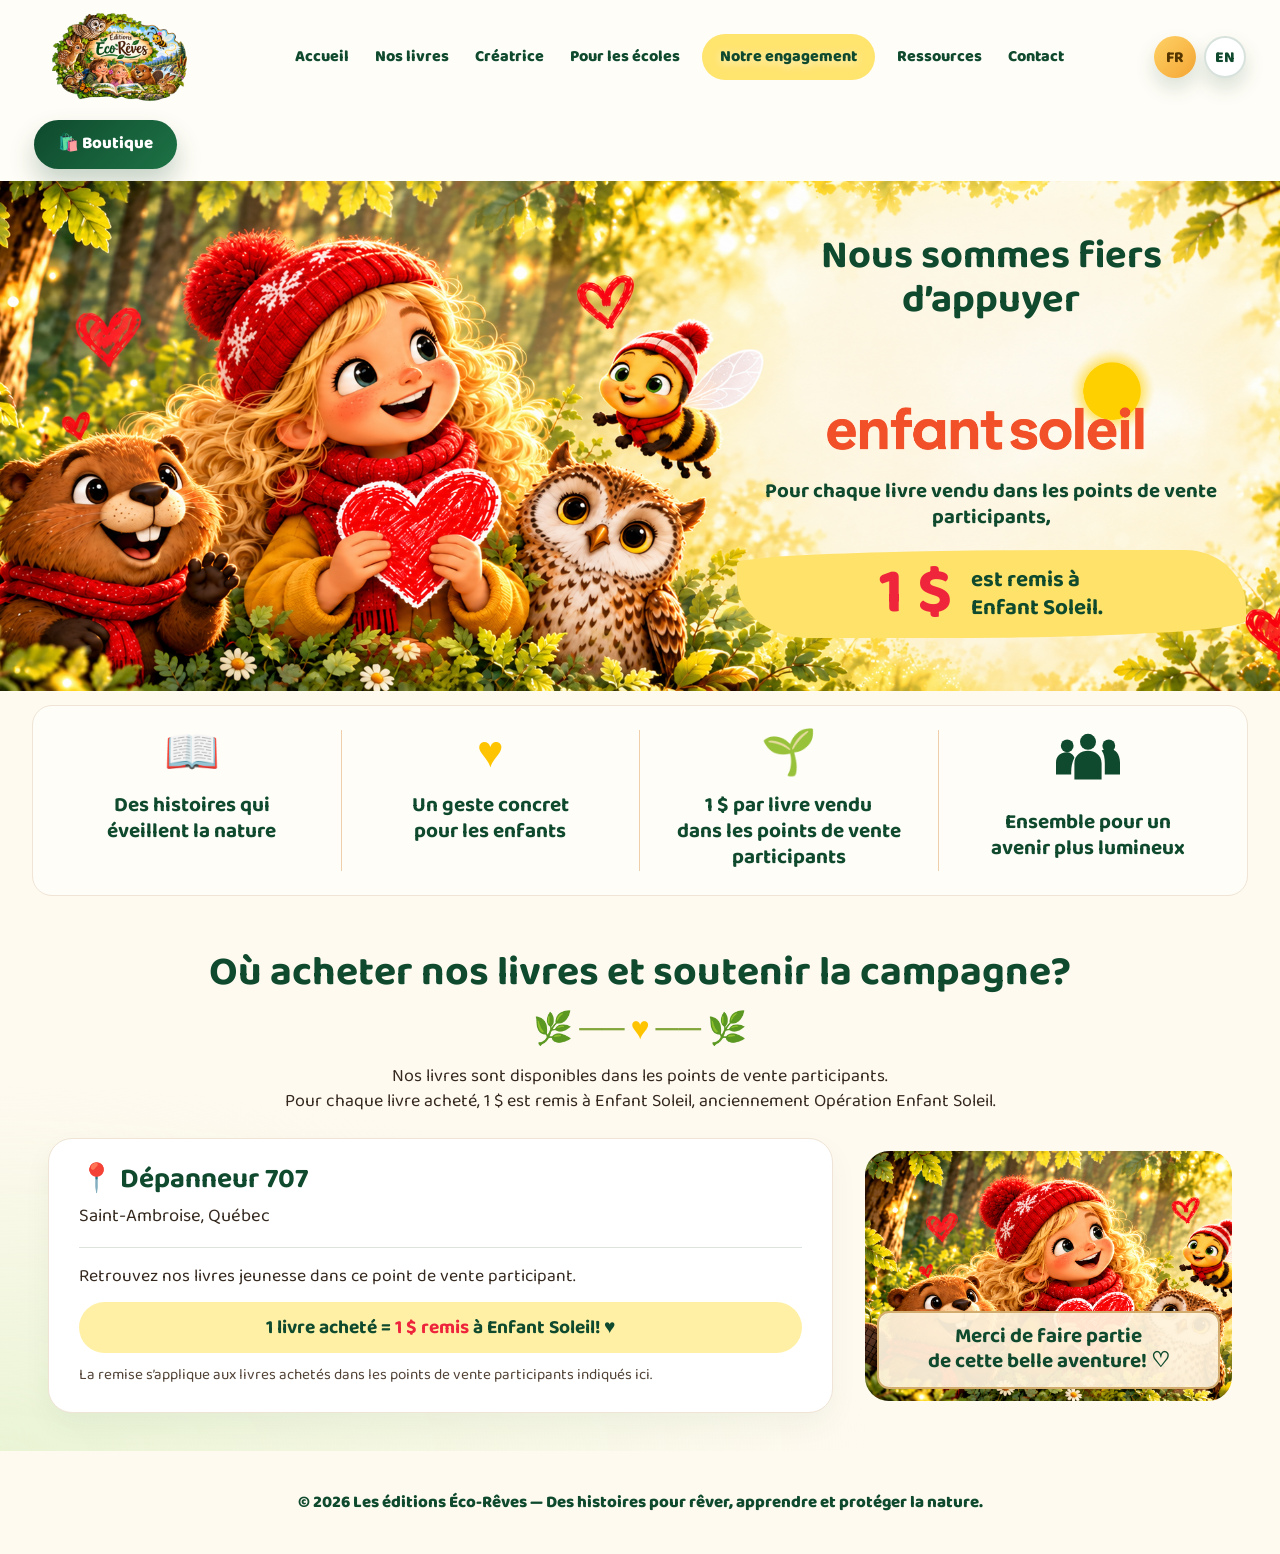
<file: engagement.html>
<!DOCTYPE html>
<html lang="fr">
<head>
  <meta charset="UTF-8" />
  <meta name="viewport" content="width=device-width, initial-scale=1.0" />
  <title>Notre engagement solidaire | Les éditions Éco-Rêves</title>
  <meta name="description" content="Éco-Rêves remet 1 $ à Enfant Soleil par livre vendu dans les points de vente participants. Retrouvez nos livres au Dépanneur 707 à Saint-Ambroise." />
<!-- Facebook Open Graph -->
<meta property="og:title" content="Les éditions Éco-Rêves | Livres jeunesse nature">
<meta property="og:description" content="Des histoires qui font grandir et découvrir la nature.">
<meta property="og:image" content="https://ecoreves.ca/ecoreves-facebook-share.jpg">
<meta property="og:image:type" content="image/jpeg">
<meta property="og:image:width" content="1200">
<meta property="og:image:height" content="630">
<meta property="og:url" content="https://ecoreves.ca/engagement.html">
<meta property="og:type" content="website">
<meta property="og:site_name" content="Les éditions Éco-Rêves">

<meta name="twitter:card" content="summary_large_image">
<meta name="twitter:title" content="Les éditions Éco-Rêves">
<meta name="twitter:description" content="Des histoires qui font grandir et découvrir la nature.">
<meta name="twitter:image" content="https://ecoreves.ca/ecoreves-facebook-share.jpg">


  <link rel="preconnect" href="https://fonts.googleapis.com">
  <link rel="preconnect" href="https://fonts.gstatic.com" crossorigin>
  <link href="https://fonts.googleapis.com/css2?family=Baloo+2:wght@400;600;700;800&display=swap" rel="stylesheet">
  <style>
    :root{
      --forest:#0f4a2e; --green:#1d7245; --gold:#f4a634; --honey:#ffd166;
      --cream:#fff8e9; --paper:#fffaf0; --text:#35291f; --shadow:0 28px 80px rgba(36,47,31,.18);
    }
    *{margin:0;padding:0;box-sizing:border-box}
    html{scroll-behavior:smooth}
    body{font-family:'Baloo 2',cursive;color:var(--text);overflow-x:hidden;background:linear-gradient(180deg,#fff6df,#eef8e8 48%,#fffaf0)}
    .site-shell{max-width:1500px;margin:0 auto;background:#fffaf0;box-shadow:0 30px 100px rgba(0,0,0,.12)}

    /* HERO FIDÈLE À LA MAQUETTE */
    .hero-mockup{
      position:relative;min-height:840px;overflow:hidden;background:url('hero-livre-magique.png') center top/cover no-repeat;
    }
    .hero-mockup::after{content:"";position:absolute;left:0;right:0;bottom:0;height:120px;background:linear-gradient(180deg,transparent,#fffaf0 82%);pointer-events:none}

    /* VRAIS LIENS HTML PAR-DESSUS L'IMAGE */
    .hero-nav{position:absolute;z-index:6;left:6.7%;right:6.7%;top:3.3%;display:flex;align-items:center;justify-content:space-between;gap:22px}
    .hero-menu{display:flex;align-items:center;justify-content:center;gap:34px;flex:1}
    .hero-menu a,.hero-shop{color:var(--forest);text-decoration:none;font-weight:800;font-size:1.05rem;line-height:1;padding:12px 4px;text-shadow:0 2px 10px rgba(255,255,255,.7)}
    .hero-menu a:hover{text-decoration:underline;text-underline-offset:8px}
    .hero-logo-link{
      display:block;
      width:300px;
      height:120px;
      background:url('logo.png') center center / contain no-repeat;
      border-radius:20px;
      text-indent:-9999px;
      overflow:hidden;
      flex-shrink:0;
    }
    .hero-shop{flex:0 0 auto;background:linear-gradient(135deg,var(--forest),var(--green));color:white;text-shadow:none;padding:16px 32px;border-radius:999px;box-shadow:0 14px 26px rgba(15,74,46,.24)}
    .hero-shop:hover,.hero-real-actions a:hover{transform:translateY(-3px)}

    .lang-switch{display:flex;align-items:center;gap:8px;flex-shrink:0}
    .lang-switch a{display:inline-flex;align-items:center;justify-content:center;min-width:42px;height:42px;border-radius:999px;text-decoration:none;font-weight:800;font-size:.98rem;box-shadow:0 10px 20px rgba(15,74,46,.16);transition:.22s ease;text-transform:uppercase}
    .lang-switch .active{background:linear-gradient(135deg,var(--honey),var(--gold));color:#543500}
    .lang-switch .inactive{background:white;color:var(--forest);border:2px solid rgba(15,74,46,.16)}
    .lang-switch a:hover{transform:translateY(-3px)}

    .hero-real-actions{position:absolute;z-index:7;left:50%;top:84.5%;transform:translateX(-50%);display:flex;align-items:center;justify-content:center;gap:26px;white-space:nowrap}
    .hero-real-actions a{display:inline-flex;align-items:center;justify-content:center;gap:10px;text-decoration:none;border-radius:999px;font-weight:800;font-size:1.08rem;min-width:235px;padding:19px 30px;box-shadow:0 16px 30px rgba(0,0,0,.16);transition:.22s ease}
    .hero-real-actions .real-books{background:linear-gradient(135deg,var(--forest),var(--green));color:white}
    .hero-real-actions .real-mission{background:linear-gradient(135deg,var(--honey),var(--gold));color:#543500}

    section{max-width:1260px;margin:auto;padding:88px 24px}
    .section-kicker{text-align:center;color:var(--gold);font-weight:800;font-size:1.1rem;margin-bottom:8px}
    .section-title{text-align:center;color:var(--forest);font-weight:800;font-size:clamp(2.5rem,5vw,4.4rem);line-height:.98;margin-bottom:18px}
    .section-subtitle{text-align:center;max-width:760px;margin:0 auto 48px;font-size:1.22rem;line-height:1.7;color:#514235}
    .btn{display:inline-flex;align-items:center;justify-content:center;gap:8px;text-decoration:none;border-radius:999px;padding:16px 28px;font-weight:800;font-size:1.08rem;border:0;box-shadow:0 14px 28px rgba(0,0,0,.14);transition:.22s ease}
    .btn:hover{transform:translateY(-4px)}
    .btn-primary{background:linear-gradient(135deg,var(--forest),var(--green));color:white}.btn-secondary{background:linear-gradient(135deg,var(--honey),var(--gold));color:#543500}

    .values{display:grid;grid-template-columns:repeat(3,1fr);gap:24px}.value-card{border-radius:38px;background:#fffef7;padding:34px;box-shadow:0 16px 35px rgba(38,48,34,.11);border:5px solid white;position:relative;overflow:hidden}.value-icon{width:88px;height:88px;margin-bottom:18px}.value-icon img{width:100%;height:100%;object-fit:contain}.value-card h3{color:var(--forest);font-size:1.7rem;margin-bottom:10px}.value-card p{font-size:1.08rem;line-height:1.7}
    .book-feature{border-radius:56px;padding:46px;box-shadow:var(--shadow);border:6px solid white;position:relative;overflow:hidden;margin-bottom:34px}.book-feature.bella{background:linear-gradient(135deg,#fffdf4 0%,#fff0bb 58%,#fffbdf 100%)}.book-feature.bibo{background:linear-gradient(135deg,#e3f7df 0%,#fff7ce 56%,#dff4ff 100%)}.book-feature.chouette{background:linear-gradient(135deg,#fff2d8 0%,#ffd7a0 48%,#f5edcf 100%);margin-top:36px}.book-layout{display:grid;grid-template-columns:.95fr 1.05fr;gap:48px;align-items:center}.book-feature.bibo .book-layout,.book-feature.chouette .book-layout{grid-template-columns:1.05fr .95fr}.covers{display:grid;grid-template-columns:1fr 1fr;gap:18px;align-items:start}.cover{aspect-ratio:1/1;border-radius:34px;border:8px solid white;overflow:hidden;background:white;box-shadow:0 24px 54px rgba(44,54,35,.20)}.cover:first-child{transform:rotate(-3deg)}.cover:last-child{transform:rotate(4deg);margin-top:34px}.cover img{width:100%;height:100%;object-fit:cover}.label{display:inline-block;background:var(--forest);color:white;padding:10px 18px;border-radius:999px;font-weight:800;margin-bottom:16px}.book-copy h2{font-size:clamp(2.6rem,4vw,4.1rem);line-height:.98;color:var(--forest);margin-bottom:20px}.book-copy p{font-size:1.16rem;line-height:1.78;margin-bottom:16px}.pill-list{display:flex;flex-wrap:wrap;gap:10px;margin-top:22px}.pill{background:white;color:var(--forest);padding:10px 16px;border-radius:999px;font-weight:800;box-shadow:0 8px 16px rgba(0,0,0,.06)}.amazon-btn{margin-top:26px}.book-cta{text-align:center;margin-top:25px;margin-bottom:14px}.bulk-layout{display:grid;grid-template-columns:1.05fr .95fr;gap:36px;align-items:center}.bulk-copy h2{color:var(--forest);font-size:clamp(2.45rem,4.6vw,4rem);line-height:1;margin-bottom:18px}.bulk-copy p{font-size:1.14rem;line-height:1.72;margin-bottom:16px}.bulk-box{background:#fffef7;border:5px solid white;border-radius:30px;padding:28px;box-shadow:0 16px 35px rgba(38,48,34,.11)}.bulk-box h3{color:var(--forest);font-size:1.65rem;margin-bottom:14px}.bulk-list{list-style:none;display:grid;gap:12px;margin-bottom:24px}.bulk-list li{background:#f3f9ee;border-radius:18px;padding:12px 14px;font-weight:800;color:var(--forest)}.bulk-note{font-size:.96rem;line-height:1.55;color:#5d4a3d;margin-top:14px}
    .eco-commitment{background:linear-gradient(135deg,#edf8e9,#fff8dc);border:6px solid white;border-radius:48px;box-shadow:var(--shadow);padding:44px 46px;text-align:center;position:relative;overflow:hidden}
    .eco-commitment::before{content:"🌱";display:block;font-size:3rem;line-height:1;margin-bottom:14px}
    .eco-commitment h2{color:var(--forest);font-size:clamp(2.2rem,4vw,3.5rem);line-height:1.05;margin-bottom:16px}
    .eco-commitment p{max-width:820px;margin:0 auto;font-size:1.16rem;line-height:1.72}
    .eco-commitment strong{color:var(--forest)}
    .author-strip{background:linear-gradient(135deg,#fffef7,#eaf8e4);border:6px solid white;border-radius:48px;box-shadow:var(--shadow);padding:42px;display:grid;grid-template-columns:1fr auto;align-items:center;gap:28px}.author-strip h2{color:var(--forest);font-size:clamp(2.3rem,4vw,3.6rem);line-height:1;margin-bottom:12px}.author-strip p{font-size:1.18rem;line-height:1.7;max-width:760px}.contact{text-align:center;color:white;border-radius:56px;background:radial-gradient(circle at 15% 20%,rgba(255,215,106,.35),transparent 28%),linear-gradient(135deg,var(--forest),#55a96e);border:6px solid white;box-shadow:var(--shadow);padding:78px 34px}.contact h2{font-size:clamp(2.7rem,5vw,4.3rem);line-height:1;margin-bottom:18px}.contact p{max-width:760px;margin:0 auto 28px;font-size:1.22rem;line-height:1.7}footer{text-align:center;color:var(--forest);font-weight:800;padding:38px 20px;font-size:1.05rem}

    @media(max-width:980px){.hero-mockup{min-height:620px;background-size:cover;background-position:center top}.hero-nav{left:24px;right:24px;top:18px}.hero-menu{display:none}.hero-logo-link{
      width:250px;
      height:95px;
      background:url('logo.png') center center / contain no-repeat;
    }.hero-shop{padding:13px 22px;font-size:.95rem}.lang-switch a{min-width:38px;height:38px;font-size:.9rem}.hero-real-actions{top:auto;bottom:22px;gap:14px}.hero-real-actions a{min-width:auto;padding:15px 20px;font-size:.98rem}.values,.book-layout,.book-feature.bibo .book-layout,.book-feature.chouette .book-layout,.author-strip{grid-template-columns:1fr}.book-feature{padding:30px;border-radius:42px}.covers{grid-template-columns:1fr}.cover:last-child{margin-top:0}.cover:first-child,.cover:last-child{transform:none}}
    @media(max-width:768px){section{padding:56px 16px}.hero-mockup{min-height:520px;background-size:auto 100%;background-position:center top}.hero-mockup::after{height:90px}.hero-nav{left:14px;right:14px;top:12px}.hero-logo-link{
      width:155px;
      height:68px;
      background:url('logo.png') center center / contain no-repeat;
    }.hero-shop{padding:10px 15px;font-size:.86rem}.lang-switch{gap:5px}.lang-switch a{min-width:34px;height:34px;font-size:.78rem}.hero-real-actions{left:16px;right:16px;bottom:12px;transform:none;flex-direction:column;gap:8px}.hero-real-actions a{width:100%;max-width:320px;margin:auto;padding:13px 16px;font-size:.95rem}.shop-mini{padding:22px 16px;border-radius:24px}.contact .btn{width:100%;text-align:center;max-width:315px;margin-left:auto;margin-right:auto}.contact{padding:42px 18px;border-radius:34px;border-width:4px}.contact p{font-size:1rem;line-height:1.55;margin-bottom:22px;max-width:330px}}
    /* Solidarity homepage adapted from the supplied illustrated reference. */
    .hero-mockup{min-height:0;background:#fffdf7;overflow:visible}
    .hero-mockup::after,.hero-real-actions{display:none}
    .hero-nav{position:relative;left:auto;right:auto;top:auto;padding:12px 34px;gap:18px;flex-wrap:wrap}
    .hero-logo-link{width:170px;height:90px}
    .hero-menu{gap:18px}.hero-menu a{font-size:1rem;white-space:nowrap}
    .hero-menu .commitment-link{background:#ffe46e;padding:15px 18px;border-radius:999px}
    .hero-shop{padding:16px 24px}
    .solidarity{max-width:none;padding:0;scroll-margin-top:10px}
    .solidarity-hero{min-height:510px;background:url('solidarity-hero.png') center center/cover no-repeat;display:flex;align-items:center;justify-content:flex-end;padding:30px 34px}
    .solidarity-copy{width:42%;text-align:center;color:var(--forest)}
    .solidarity-copy h1{font-size:clamp(2rem,3.1vw,3rem);line-height:1.12;margin-bottom:24px}
    .solidarity-copy img{width:min(330px,90%);height:auto;display:block;margin:0 auto 28px}
    .solidarity-copy p{font-size:clamp(1.1rem,1.6vw,1.6rem);font-weight:700;line-height:1.3}
    .donation-brush{margin-top:18px;padding:12px 20px;background:#ffe269;border-radius:65% 12% 60% 14%/15% 65% 20% 65%;display:flex;align-items:center;justify-content:center;gap:18px}
    .donation-brush strong{color:#ee253b;font-size:4rem;line-height:1;white-space:nowrap}.donation-brush span{font-size:1.4rem;line-height:1.25;font-weight:700;text-align:left}
    .solidarity-values{list-style:none;display:grid;grid-template-columns:repeat(4,1fr);margin:14px 32px;border:1px solid #efe4d5;border-radius:20px;background:#fffdf7;padding:24px 10px}
    .solidarity-values li{text-align:center;padding:0 24px;line-height:1.25;font-size:1.3rem;color:var(--forest);font-weight:700;border-right:1px solid #efcfab}.solidarity-values li:last-child{border:0}
    .solidarity-values .value-symbol{display:block;font-size:2.8rem;line-height:1.1;margin-bottom:14px;color:#ffc400}
    .solidarity-retail{padding:38px 48px;background:radial-gradient(ellipse at 0 100%,#eaf4d5,transparent 48%),#fffaf0}
    .solidarity-retail h2{text-align:center;color:var(--forest);font-size:clamp(2rem,3.2vw,3rem);line-height:1.2}
    .solidarity-divider{text-align:center;color:#83a63b;font-size:2rem;margin:8px auto}.solidarity-divider span{color:#ffc400}
    .solidarity-intro{max-width:860px;text-align:center;margin:0 auto 24px;font-size:1.12rem;line-height:1.4}
    .solidarity-retail-grid{display:grid;grid-template-columns:1.5fr .7fr;gap:32px;align-items:center}
    .retailer-card{background:#fff;border:1px solid #efe4d5;border-radius:24px;padding:26px 30px;box-shadow:0 12px 28px #0f4a2e0d}
    .retailer-card h3{color:var(--forest);font-size:1.75rem;line-height:1.1}.retailer-card .location{font-size:1.15rem;margin-top:5px}.retailer-card .retailer-detail{border-top:1px solid #dce4dd;margin-top:16px;padding-top:14px;font-size:1.1rem}
    .retailer-donation{background:#fff0a6;padding:10px 18px;border-radius:999px;color:var(--forest);font-size:1.2rem;font-weight:700;margin-top:12px;text-align:center}.retailer-donation strong{color:#ed243b}
    .retailer-note{font-size:.95rem;margin-top:12px;color:#514235;line-height:1.4}
    .solidarity-thanks{position:relative;border-radius:24px;overflow:hidden;min-height:250px;background:#eaf4d5}
    .solidarity-thanks img{width:100%;height:250px;object-fit:cover;object-position:left center;display:block}
    .solidarity-thanks p{position:absolute;bottom:12px;left:12px;right:12px;text-align:center;background:#fff5deee;border:2px solid #d3ac70;border-radius:12px;padding:12px;color:var(--forest);font-size:1.3rem;font-weight:700;line-height:1.2}
    @media(max-width:1100px){.hero-nav{padding:10px 20px;gap:12px}.hero-menu{order:4;flex-basis:100%;display:flex;flex-wrap:wrap;gap:12px}.hero-logo-link{margin-right:auto}.solidarity-hero{min-height:480px}.solidarity-values li{padding:0 12px;font-size:1.15rem}}
    @media(max-width:900px){.hero-nav{padding:8px 12px}.hero-logo-link{width:135px;height:65px}.hero-shop{font-size:.9rem;padding:12px 16px}.hero-menu a{font-size:.85rem;padding:8px 3px}.hero-menu .commitment-link{padding:10px}.solidarity-hero{display:block;padding:300px 20px 28px;background-size:auto 330px;background-position:left top;background-repeat:no-repeat;background-color:#fff8df}.solidarity-copy{width:100%;background:#fff8df;padding-top:20px}.solidarity-copy h1{font-size:2rem}.solidarity-copy img{width:260px}.donation-brush strong{font-size:3.5rem}.donation-brush span{font-size:1.25rem}.solidarity-values{grid-template-columns:1fr 1fr;gap:22px 0;margin:12px;padding:20px 8px}.solidarity-values li:nth-child(2){border:0}.solidarity-values li{font-size:1.05rem}.solidarity-retail{padding:30px 16px}.solidarity-retail-grid{grid-template-columns:1fr}.retailer-card{padding:22px 20px}.retailer-donation{border-radius:18px}.solidarity-thanks{max-width:420px;width:100%;margin:auto}.solidarity-thanks img{height:280px}.solidarity-retail h2{font-size:2rem}}
  </style>
  <link rel="stylesheet" href="mobile.css?v=20261013-desktop-restored">
  <script src="mobile-nav.js?v=20261013" defer></script>
</head>
<body class="mobile-engagement">
<div class="site-shell">
  <main class="hero-mockup" id="accueil" aria-label="Les éditions Éco-Rêves - Des histoires pour rêver plus vert">
    <div class="hero-nav mobile-header" aria-label="Navigation principale">
      <a class="hero-logo-link" href="index.html" aria-label="Accueil Les éditions Éco-Rêves">Accueil Éco-Rêves</a>
      <button class="mobile-menu-toggle" type="button" aria-expanded="false" aria-controls="mobile-menu"><span aria-hidden="true">☰</span> Menu</button><nav id="mobile-menu" class="hero-menu">
        <a href="index.html">Accueil</a>
        <a href="index.html#livres">Nos livres</a>
        <a href="auteur.html">Créatrice</a>
        <a href="boutique.html#commandes">Pour les écoles</a>
        <a class="commitment-link" href="engagement.html">Notre engagement</a>
        <a href="index.html#mission">Ressources</a>
        <a href="index.html#contact">Contact</a>
      </nav>
      <div class="lang-switch" aria-label="Choix de langue">
        <a class="active" href="engagement.html" aria-label="Version française">FR</a>
        <a class="inactive" href="engagement-en.html" aria-label="English version">EN</a>
      </div>
      <a class="hero-shop" href="boutique.html">🛍️ Boutique</a>
    </div>

  </main>
  <section class="solidarity" id="enfant-soleil" aria-labelledby="solidarity-title">
    <div class="solidarity-hero">
      <div class="solidarity-copy">
        <h1 id="solidarity-title">Nous sommes fiers d’appuyer</h1>
        <a href="https://www.enfantsoleil.ca/" aria-label="Découvrir Enfant Soleil"><img src="enfant-soleil-logo.png" alt="Enfant Soleil, anciennement Opération Enfant Soleil" width="9860" height="3103"></a>
        <p>Pour chaque livre vendu dans les points de vente participants,</p>
        <div class="donation-brush"><strong>1 $</strong><span>est remis à<br>Enfant Soleil.</span></div>
      </div>
    </div>
    <ul class="solidarity-values" aria-label="Notre engagement solidaire">
      <li><span class="value-symbol" aria-hidden="true">📖</span>Des histoires qui<br>éveillent la nature</li>
      <li><span class="value-symbol" aria-hidden="true">♥</span>Un geste concret<br>pour les enfants</li>
      <li><span class="value-symbol" aria-hidden="true">🌱</span>1 $ par livre vendu<br>dans les points de vente participants</li>
      <li><span class="value-symbol" aria-hidden="true"><svg viewBox="0 0 80 64" width="64" height="54" aria-hidden="true" fill="#0f4a2e"><circle cx="40" cy="13" r="10"/><circle cx="14" cy="18" r="8"/><circle cx="66" cy="18" r="8"/><path d="M23 60V40c0-21 34-21 34 0v20zM0 54V39c0-15 20-17 23-6-4 8-4 14-4 21zM61 54V40c0-7-1-12-4-16 12-6 23 0 23 15v15z"/></svg></span>Ensemble pour un<br>avenir plus lumineux</li>
    </ul>
    <div class="solidarity-retail">
      <h2>Où acheter nos livres et soutenir la campagne?</h2>
      <div class="solidarity-divider" aria-hidden="true">🌿 ── <span>♥</span> ── 🌿</div>
      <p class="solidarity-intro">Nos livres sont disponibles dans les points de vente participants.<br>Pour chaque livre acheté, 1 $ est remis à Enfant Soleil, anciennement Opération Enfant Soleil.</p>
      <div class="solidarity-retail-grid">
        <article class="retailer-card"><h3>📍 Dépanneur 707</h3><p class="location">Saint-Ambroise, Québec</p><p class="retailer-detail">Retrouvez nos livres jeunesse dans ce point de vente participant.</p><p class="retailer-donation">1 livre acheté = <strong>1 $ remis</strong> à Enfant Soleil! ♥</p><p class="retailer-note">La remise s’applique aux livres achetés dans les points de vente participants indiqués ici.</p></article>
        <div class="solidarity-thanks"><img src="solidarity-hero.png" alt="" loading="lazy"><p>Merci de faire partie<br>de cette belle aventure! ♡</p></div>
      </div>
    </div>
  </section>

  <footer>© 2026 Les éditions Éco-Rêves — Des histoires pour rêver, apprendre et protéger la nature.</footer>
</div>
</body>
</html>
</file>
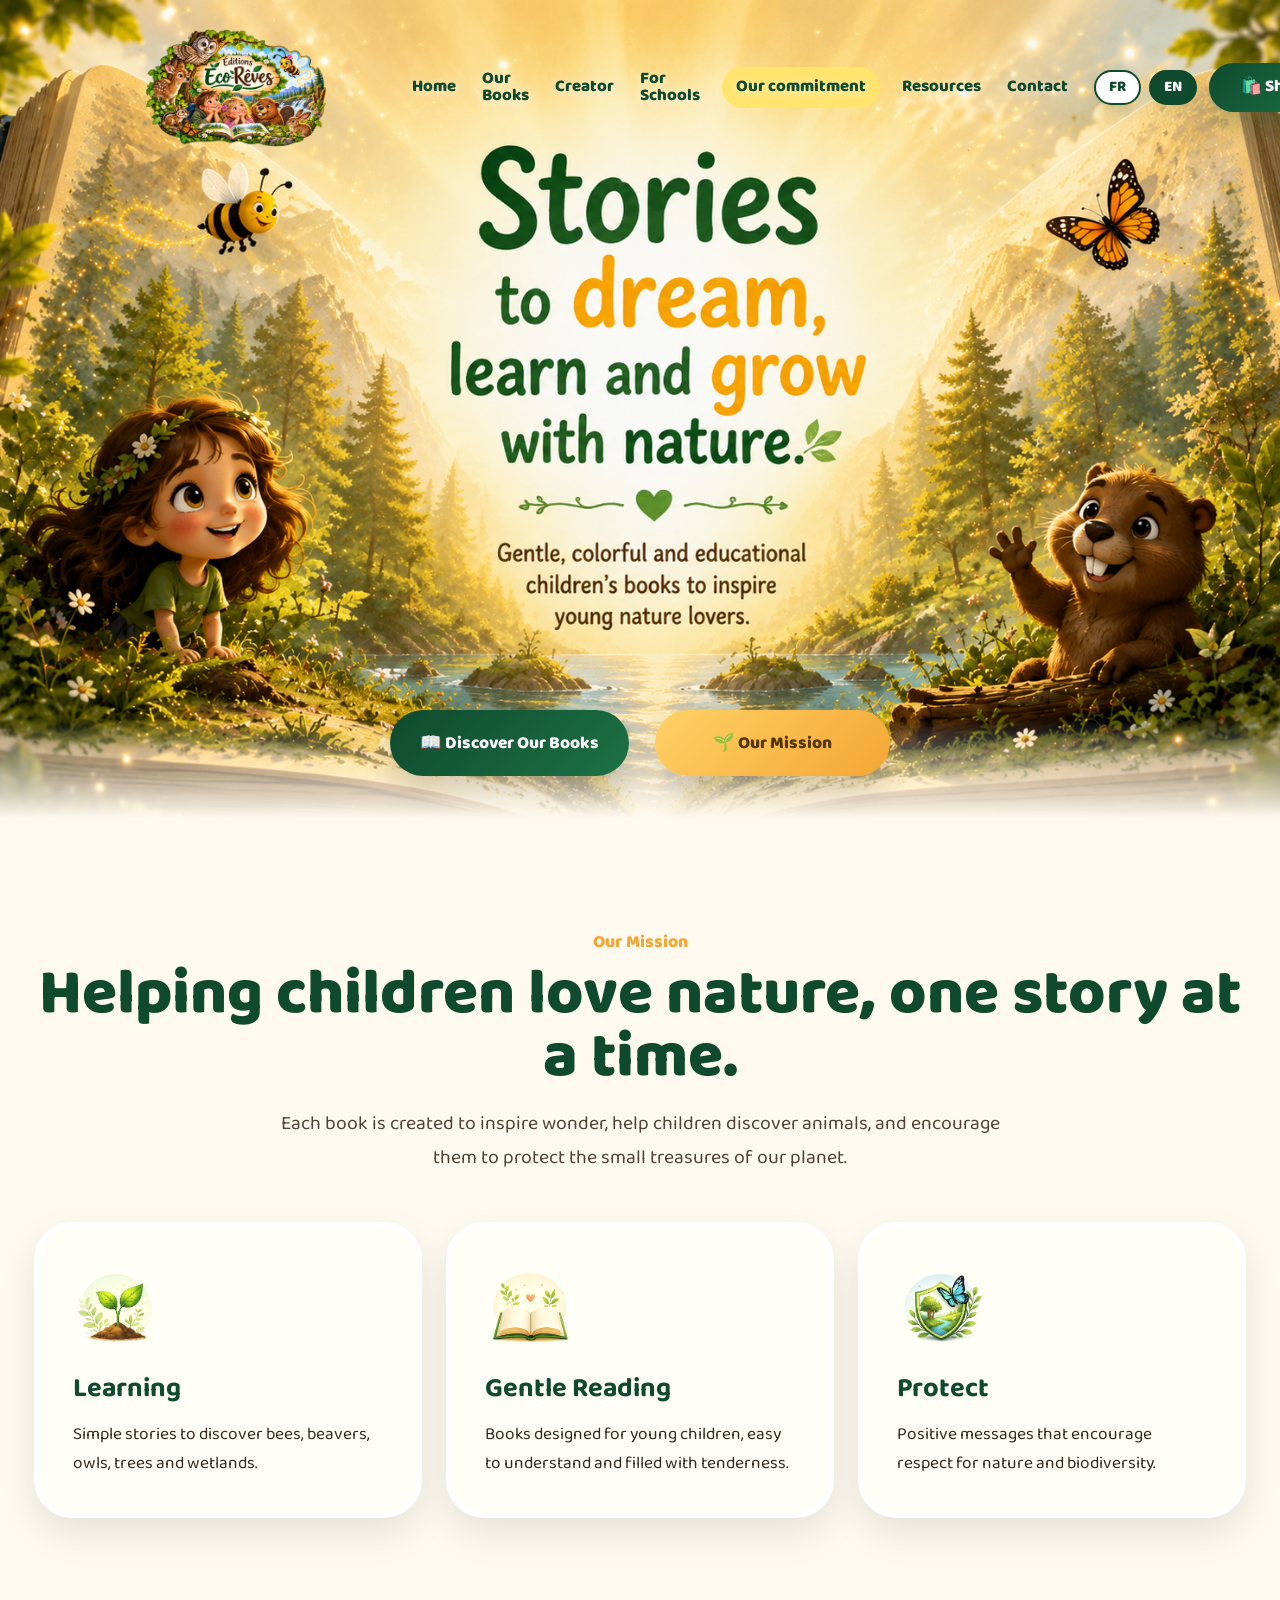
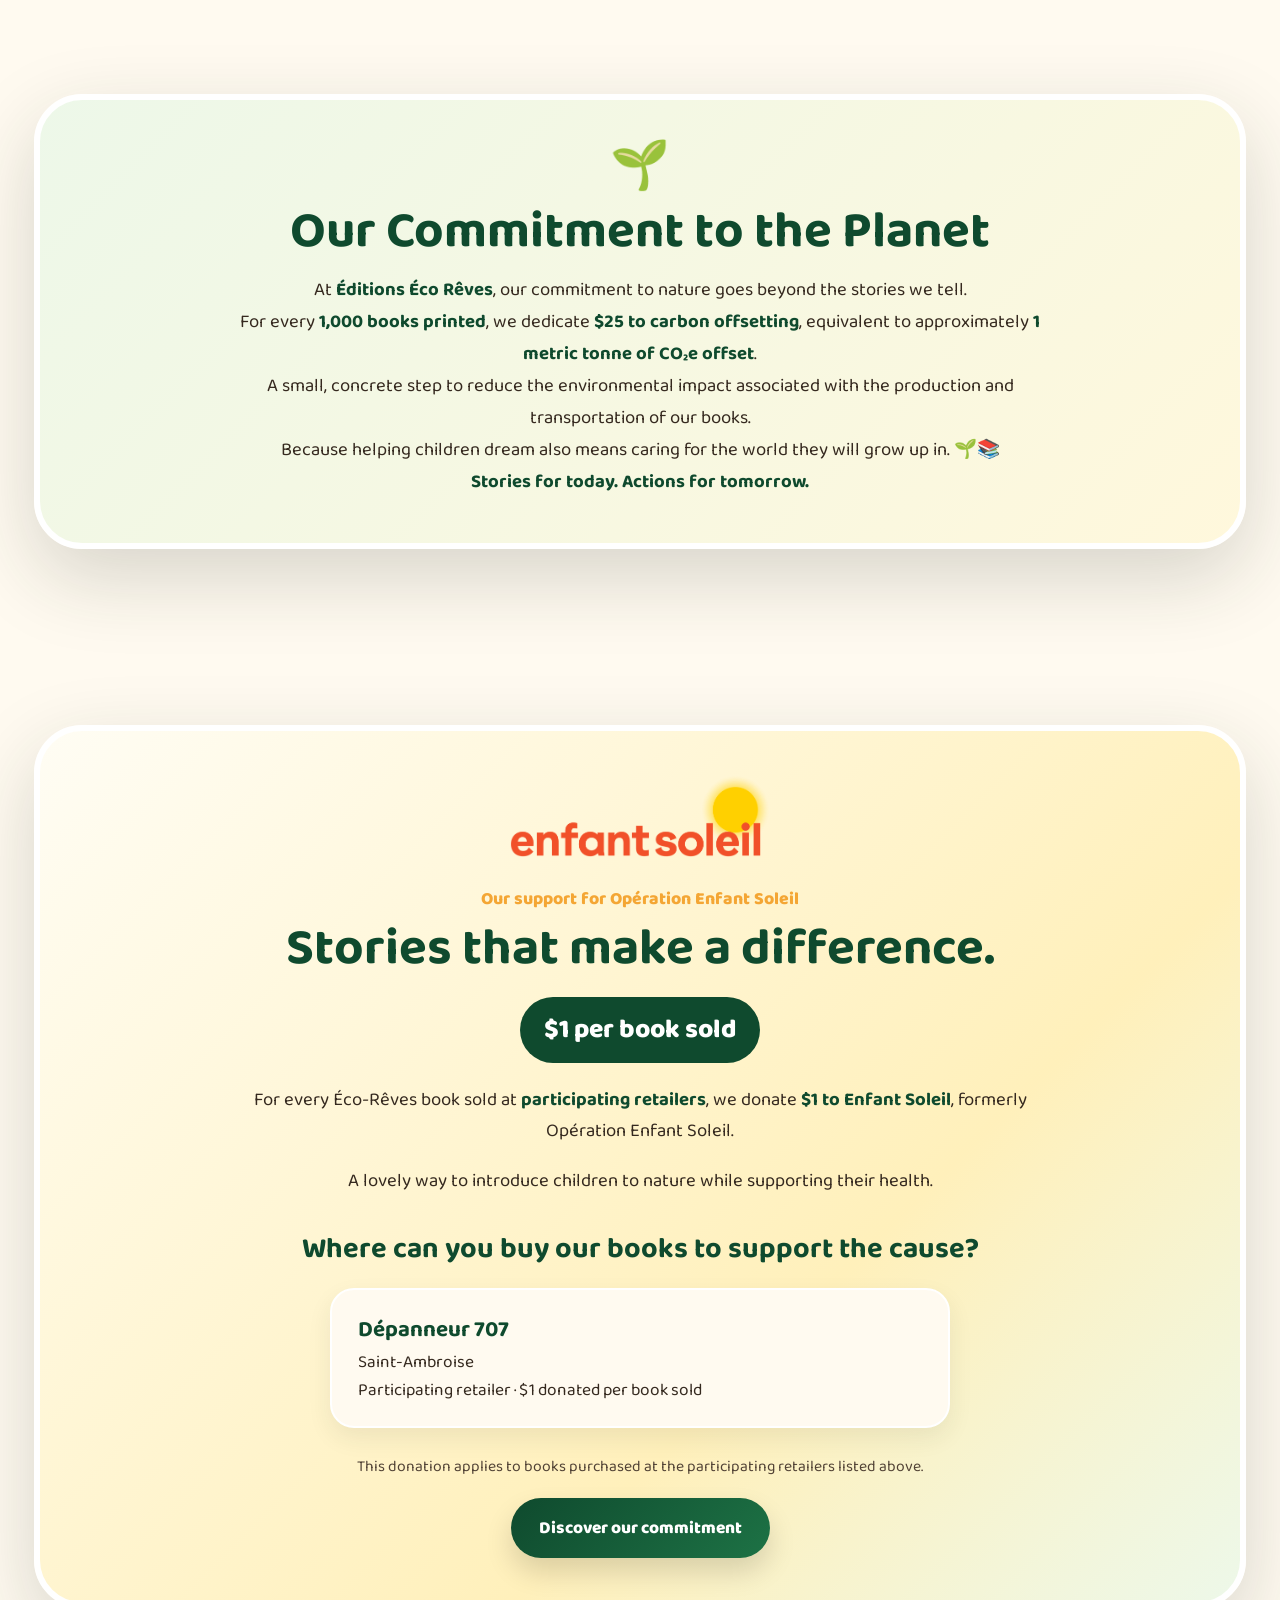
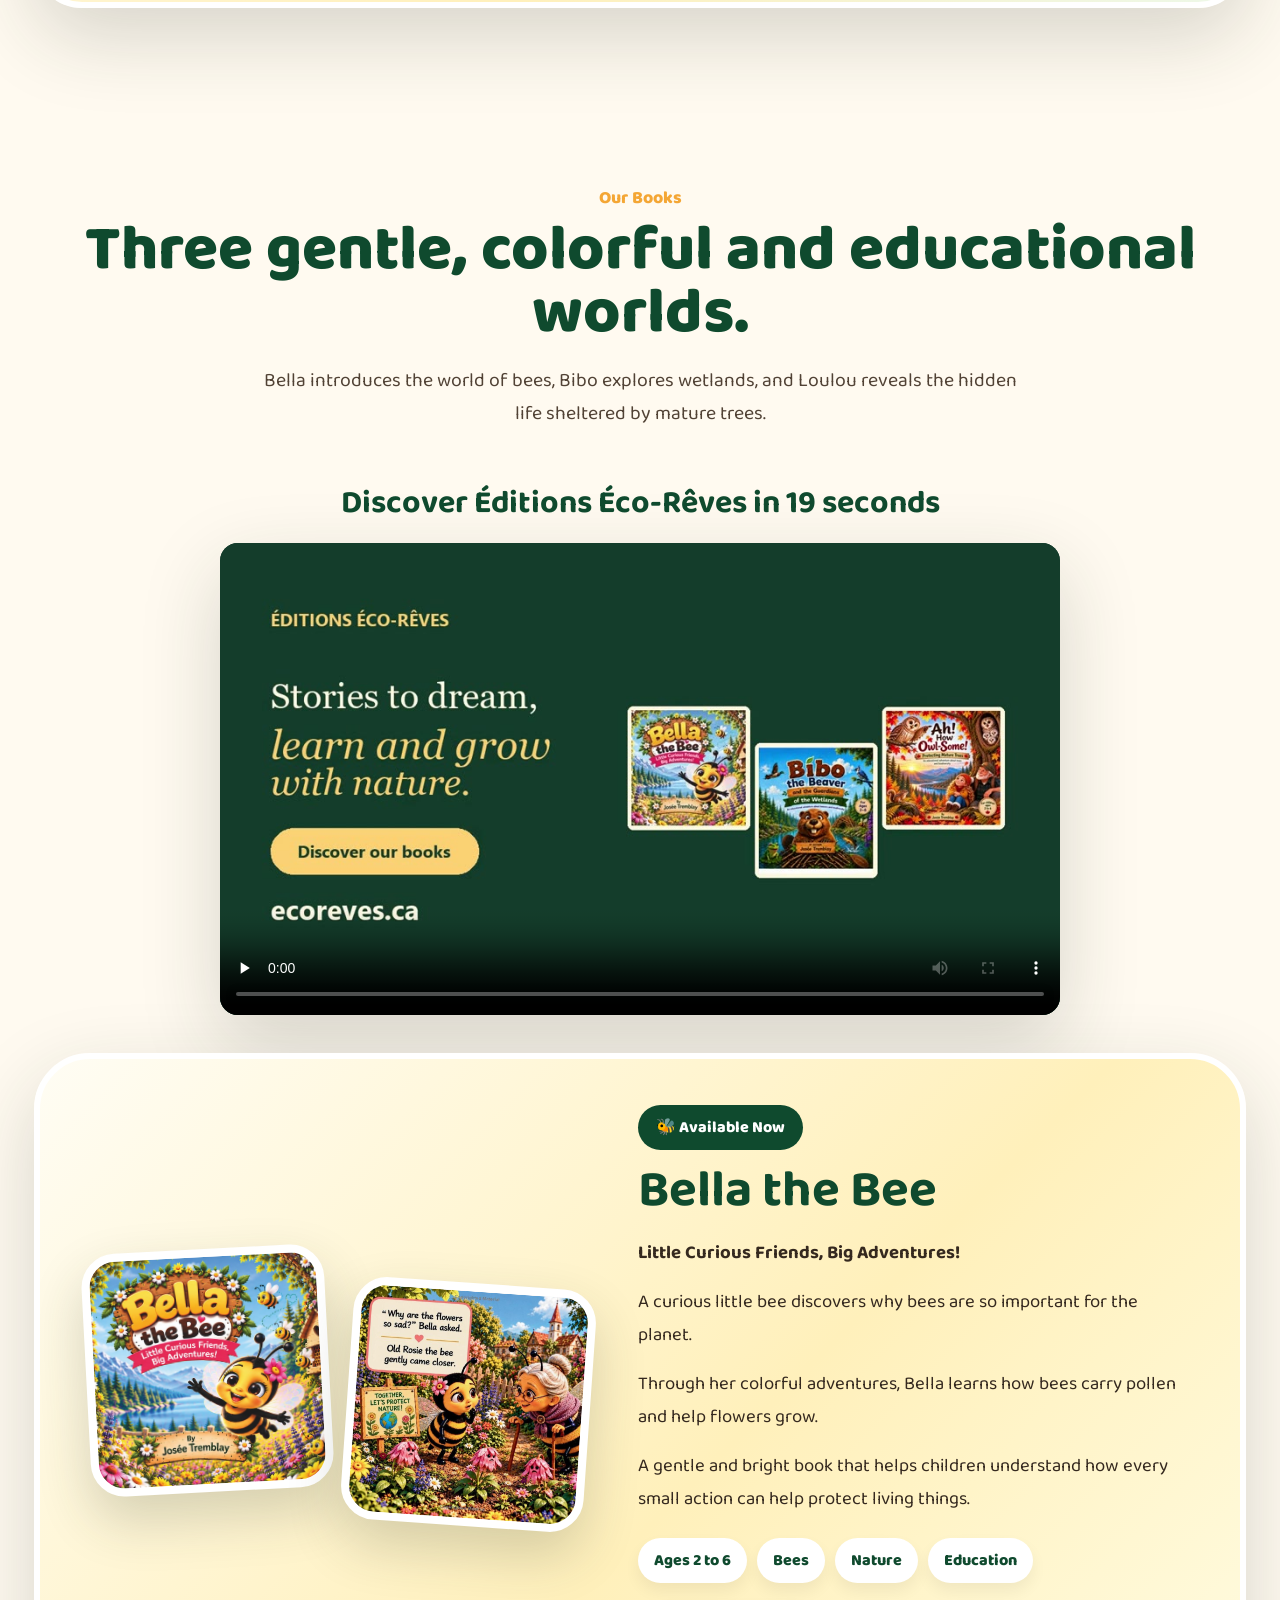
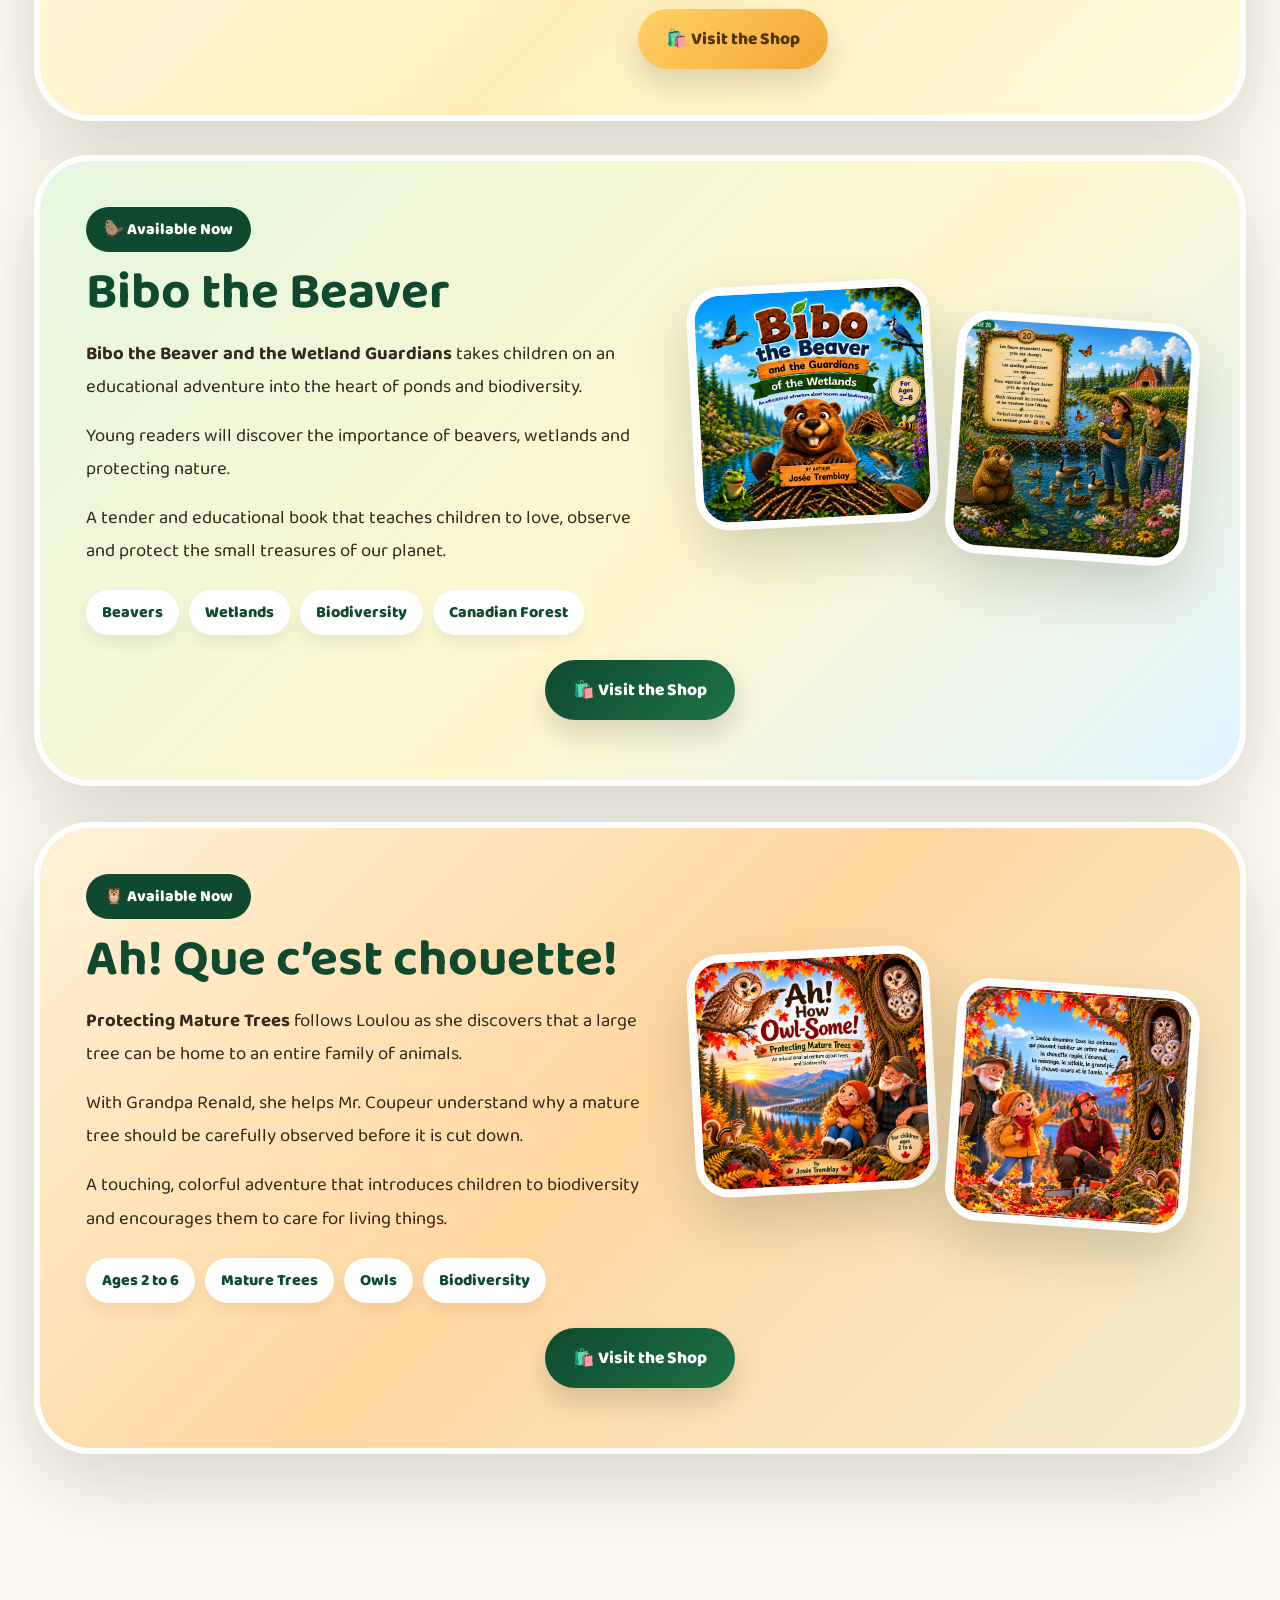
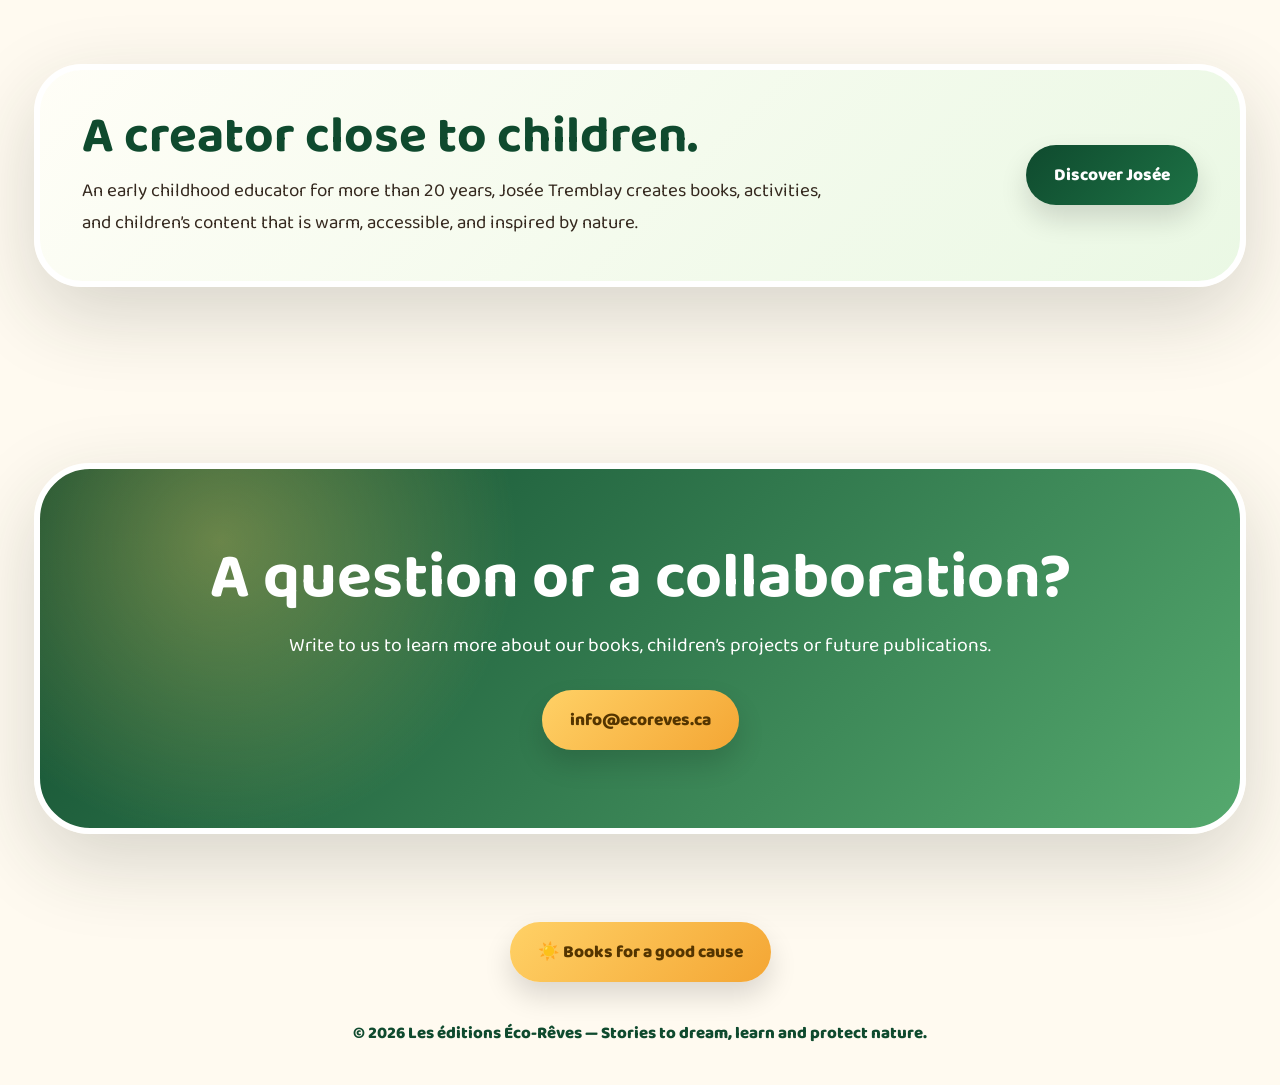
<file: index-en.html>
<!DOCTYPE html>
<html lang="en">
<head>
  <meta charset="UTF-8" />
  <meta name="viewport" content="width=device-width, initial-scale=1.0" />
  <title>Les éditions Éco-Rêves | Children’s Nature Books</title>
  <meta name="description" content="Les éditions Éco-Rêves creates gentle, colorful and educational children’s books that inspire children to discover nature and animals." />
  <meta property="og:type" content="website" />
  <meta property="og:locale" content="en_CA" />
  <meta property="og:title" content="Éditions Éco-Rêves | Children’s Nature Books" />
  <meta property="og:description" content="Gentle, colorful and educational children’s books that inspire children to discover, imagine and protect nature." />
  <meta property="og:url" content="https://ecoreves.ca/index-en.html" />
  <meta property="og:image" content="https://ecoreves.ca/hero-livre-magique-en.png" />
  <meta property="og:image:alt" content="Éditions Éco-Rêves children’s nature books" />
  <meta name="twitter:card" content="summary_large_image" />
  <meta name="twitter:title" content="Éditions Éco-Rêves | Children’s Nature Books" />
  <meta name="twitter:description" content="Gentle, colorful and educational children’s books that inspire children to discover, imagine and protect nature." />
  <meta name="twitter:image" content="https://ecoreves.ca/hero-livre-magique-en.png" />
  <link rel="preconnect" href="https://fonts.googleapis.com">
  <link rel="preconnect" href="https://fonts.gstatic.com" crossorigin>
  <link href="https://fonts.googleapis.com/css2?family=Baloo+2:wght@400;600;700;800&display=swap" rel="stylesheet">
  <style>
    :root{
      --forest:#0f4a2e; --green:#1d7245; --gold:#f4a634; --honey:#ffd166;
      --cream:#fff8e9; --paper:#fffaf0; --text:#35291f; --shadow:0 28px 80px rgba(36,47,31,.18);
    }
    *{margin:0;padding:0;box-sizing:border-box}
    html{scroll-behavior:smooth}
    body{font-family:'Baloo 2',cursive;color:var(--text);overflow-x:hidden;background:linear-gradient(180deg,#fff6df,#eef8e8 48%,#fffaf0)}
    .site-shell{max-width:1500px;margin:0 auto;background:#fffaf0;box-shadow:0 30px 100px rgba(0,0,0,.12)}

    /* HERO FIDÈLE À LA MAQUETTE */
    .hero-mockup{
      position:relative;min-height:840px;overflow:hidden;background:url('hero-livre-magique-en.png') center top/cover no-repeat;
    }
    .hero-mockup::after{content:"";position:absolute;left:0;right:0;bottom:0;height:120px;background:linear-gradient(180deg,transparent,#fffaf0 82%);pointer-events:none}

    /* VRAIS LIENS HTML PAR-DESSUS L'IMAGE */
    .hero-nav{position:absolute;z-index:6;left:6.7%;right:6.7%;top:3.3%;display:flex;align-items:center;justify-content:space-between;gap:22px}
    .hero-menu{display:flex;align-items:center;justify-content:center;gap:34px;flex:1}
    .hero-menu a,.hero-shop{color:var(--forest);text-decoration:none;font-weight:800;font-size:1.05rem;line-height:1;padding:12px 4px;text-shadow:0 2px 10px rgba(255,255,255,.7)}
    .hero-menu a:hover{text-decoration:underline;text-underline-offset:8px}
    .hero-logo-link{
      display:block;
      width:300px;
      height:120px;
      background:url('logo.png') center center / contain no-repeat;
      border-radius:20px;
      text-indent:-9999px;
      overflow:hidden;
      flex-shrink:0;
    }
    .hero-shop{flex:0 0 auto;background:linear-gradient(135deg,var(--forest),var(--green));color:white;text-shadow:none;padding:16px 32px;border-radius:999px;box-shadow:0 14px 26px rgba(15,74,46,.24)}

    .hero-right{display:flex;align-items:center;gap:12px;flex-shrink:0}
    .lang-switch{display:flex;align-items:center;gap:8px}
    .lang-switch a{display:inline-flex;align-items:center;justify-content:center;min-width:44px;padding:8px 13px;border-radius:999px;text-decoration:none;font-weight:800;font-size:.95rem;line-height:1;box-shadow:0 8px 18px rgba(15,74,46,.12)}
    .lang-switch .lang-fr{background:white;color:var(--forest);border:2px solid var(--forest)}
    .lang-switch .lang-en{background:var(--forest);color:white;border:2px solid var(--forest)}
    .hero-shop:hover,.hero-real-actions a:hover{transform:translateY(-3px)}

    .hero-real-actions{position:absolute;z-index:7;left:50%;top:84.5%;transform:translateX(-50%);display:flex;align-items:center;justify-content:center;gap:26px;white-space:nowrap}
    .hero-real-actions a{display:inline-flex;align-items:center;justify-content:center;gap:10px;text-decoration:none;border-radius:999px;font-weight:800;font-size:1.08rem;min-width:235px;padding:19px 30px;box-shadow:0 16px 30px rgba(0,0,0,.16);transition:.22s ease}
    .hero-real-actions .real-books{background:linear-gradient(135deg,var(--forest),var(--green));color:white}
    .hero-real-actions .real-mission{background:linear-gradient(135deg,var(--honey),var(--gold));color:#543500}

    section{max-width:1260px;margin:auto;padding:88px 24px}
    .section-kicker{text-align:center;color:var(--gold);font-weight:800;font-size:1.1rem;margin-bottom:8px}
    .section-title{text-align:center;color:var(--forest);font-weight:800;font-size:clamp(2.5rem,5vw,4.4rem);line-height:.98;margin-bottom:18px}
    .section-subtitle{text-align:center;max-width:760px;margin:0 auto 48px;font-size:1.22rem;line-height:1.7;color:#514235}
    .btn{display:inline-flex;align-items:center;justify-content:center;gap:8px;text-decoration:none;border-radius:999px;padding:16px 28px;font-weight:800;font-size:1.08rem;border:0;box-shadow:0 14px 28px rgba(0,0,0,.14);transition:.22s ease}
    .btn:hover{transform:translateY(-4px)}
    .btn-primary{background:linear-gradient(135deg,var(--forest),var(--green));color:white}.btn-secondary{background:linear-gradient(135deg,var(--honey),var(--gold));color:#543500}

    .values{display:grid;grid-template-columns:repeat(3,1fr);gap:24px}.value-card{border-radius:38px;background:#fffef7;padding:34px;box-shadow:0 16px 35px rgba(38,48,34,.11);border:5px solid white;position:relative;overflow:hidden}.value-icon{width:88px;height:88px;margin-bottom:18px}.value-icon img{width:100%;height:100%;object-fit:contain}.value-card h3{color:var(--forest);font-size:1.7rem;margin-bottom:10px}.value-card p{font-size:1.08rem;line-height:1.7}
    .book-feature{border-radius:56px;padding:46px;box-shadow:var(--shadow);border:6px solid white;position:relative;overflow:hidden;margin-bottom:34px}.book-feature.bella{background:linear-gradient(135deg,#fffdf4 0%,#fff0bb 58%,#fffbdf 100%)}.book-feature.bibo{background:linear-gradient(135deg,#e3f7df 0%,#fff7ce 56%,#dff4ff 100%)}.book-feature.chouette{background:linear-gradient(135deg,#fff2d8 0%,#ffd7a0 48%,#f5edcf 100%);margin-top:36px}.book-layout{display:grid;grid-template-columns:.95fr 1.05fr;gap:48px;align-items:center}.book-feature.bibo .book-layout,.book-feature.chouette .book-layout{grid-template-columns:1.05fr .95fr}.covers{display:grid;grid-template-columns:1fr 1fr;gap:18px;align-items:start}.cover{aspect-ratio:1/1;border-radius:34px;border:8px solid white;overflow:hidden;background:white;box-shadow:0 24px 54px rgba(44,54,35,.20)}.cover:first-child{transform:rotate(-3deg)}.cover:last-child{transform:rotate(4deg);margin-top:34px}.cover img{width:100%;height:100%;object-fit:cover}.label{display:inline-block;background:var(--forest);color:white;padding:10px 18px;border-radius:999px;font-weight:800;margin-bottom:16px}.book-copy h2{font-size:clamp(2.6rem,4vw,4.1rem);line-height:.98;color:var(--forest);margin-bottom:20px}.book-copy p{font-size:1.16rem;line-height:1.78;margin-bottom:16px}.pill-list{display:flex;flex-wrap:wrap;gap:10px;margin-top:22px}.pill{background:white;color:var(--forest);padding:10px 16px;border-radius:999px;font-weight:800;box-shadow:0 8px 16px rgba(0,0,0,.06)}.amazon-btn{margin-top:26px}.book-cta{text-align:center;margin-top:25px;margin-bottom:14px}.bulk-layout{display:grid;grid-template-columns:1.05fr .95fr;gap:36px;align-items:center}.bulk-copy h2{color:var(--forest);font-size:clamp(2.45rem,4.6vw,4rem);line-height:1;margin-bottom:18px}.bulk-copy p{font-size:1.14rem;line-height:1.72;margin-bottom:16px}.bulk-box{background:#fffef7;border:5px solid white;border-radius:30px;padding:28px;box-shadow:0 16px 35px rgba(38,48,34,.11)}.bulk-box h3{color:var(--forest);font-size:1.65rem;margin-bottom:14px}.bulk-list{list-style:none;display:grid;gap:12px;margin-bottom:24px}.bulk-list li{background:#f3f9ee;border-radius:18px;padding:12px 14px;font-weight:800;color:var(--forest)}.bulk-note{font-size:.96rem;line-height:1.55;color:#5d4a3d;margin-top:14px}
    .eco-commitment{background:linear-gradient(135deg,#edf8e9,#fff8dc);border:6px solid white;border-radius:48px;box-shadow:var(--shadow);padding:44px 46px;text-align:center;position:relative;overflow:hidden}
    .eco-commitment::before{content:"🌱";display:block;font-size:3rem;line-height:1;margin-bottom:14px}
    .eco-commitment h2{color:var(--forest);font-size:clamp(2.2rem,4vw,3.5rem);line-height:1.05;margin-bottom:16px}
    .eco-commitment p{max-width:820px;margin:0 auto;font-size:1.16rem;line-height:1.72}
    .eco-commitment strong{color:var(--forest)}
    .author-strip{background:linear-gradient(135deg,#fffef7,#eaf8e4);border:6px solid white;border-radius:48px;box-shadow:var(--shadow);padding:42px;display:grid;grid-template-columns:1fr auto;align-items:center;gap:28px}.author-strip h2{color:var(--forest);font-size:clamp(2.3rem,4vw,3.6rem);line-height:1;margin-bottom:12px}.author-strip p{font-size:1.18rem;line-height:1.7;max-width:760px}.contact{text-align:center;color:white;border-radius:56px;background:radial-gradient(circle at 15% 20%,rgba(255,215,106,.35),transparent 28%),linear-gradient(135deg,var(--forest),#55a96e);border:6px solid white;box-shadow:var(--shadow);padding:78px 34px}.contact h2{font-size:clamp(2.7rem,5vw,4.3rem);line-height:1;margin-bottom:18px}.contact p{max-width:760px;margin:0 auto 28px;font-size:1.22rem;line-height:1.7}footer{text-align:center;color:var(--forest);font-weight:800;padding:38px 20px;font-size:1.05rem}

    @media(max-width:980px){.hero-mockup{min-height:620px;background-size:cover;background-position:center top}.hero-nav{left:24px;right:24px;top:18px}.hero-menu{display:none}.hero-logo-link{
      width:250px;
      height:95px;
      background:url('logo.png') center center / contain no-repeat;
    }.hero-right{gap:8px}.lang-switch a{min-width:38px;padding:7px 10px;font-size:.86rem}.hero-shop{padding:13px 22px;font-size:.95rem}.hero-real-actions{top:auto;bottom:22px;gap:14px}.hero-real-actions a{min-width:auto;padding:15px 20px;font-size:.98rem}.values,.book-layout,.book-feature.bibo .book-layout,.book-feature.chouette .book-layout,.author-strip{grid-template-columns:1fr}.book-feature{padding:30px;border-radius:42px}.covers{grid-template-columns:1fr}.cover:last-child{margin-top:0}.cover:first-child,.cover:last-child{transform:none}}
    @media(max-width:768px){section{padding:56px 16px}.hero-mockup{min-height:520px;background-size:auto 100%;background-position:center top}.hero-mockup::after{height:90px}.hero-nav{left:14px;right:14px;top:12px}.hero-logo-link{
      width:155px;
      height:68px;
      background:url('logo.png') center center / contain no-repeat;
    }.hero-right{gap:6px}.lang-switch{gap:5px}.lang-switch a{min-width:34px;padding:6px 8px;font-size:.78rem}.hero-shop{padding:10px 15px;font-size:.86rem}.hero-real-actions{left:16px;right:16px;bottom:12px;transform:none;flex-direction:column;gap:8px}.hero-real-actions a{width:100%;max-width:320px;margin:auto;padding:13px 16px;font-size:.95rem}.shop-mini{padding:22px 16px;border-radius:24px}.contact .btn{width:100%;text-align:center;max-width:315px;margin-left:auto;margin-right:auto}.contact{padding:42px 18px;border-radius:34px;border-width:4px}.contact p{font-size:1rem;line-height:1.55;margin-bottom:22px;max-width:330px}}
    .sunshine-card{background:linear-gradient(135deg,#fffdf4,#fff0bb 65%,#edf8e9);border:6px solid white;border-radius:48px;box-shadow:var(--shadow);padding:44px 46px;text-align:center}
    .sunshine-logo{display:block;width:min(260px,100%);height:auto;margin:0 auto 28px}
    .sunshine-card h2{color:var(--forest);font-size:clamp(2.2rem,4vw,3.5rem);line-height:1.1;margin-bottom:20px}
    .sunshine-card p{max-width:780px;margin:0 auto 18px;font-size:1.16rem;line-height:1.7}
    .sunshine-card strong{color:var(--forest)}
    .sunshine-amount{display:inline-block;background:var(--forest);color:white;border-radius:999px;padding:12px 24px;font-weight:800;font-size:1.65rem;margin-bottom:22px}
    .sunshine-card h3{color:var(--forest);font-size:1.8rem;margin:28px 0 16px}
    .sunshine-stores{list-style:none;max-width:620px;margin:0 auto 26px;text-align:left}
    .sunshine-stores li{background:var(--paper);border:2px solid white;border-radius:24px;padding:22px 26px;box-shadow:0 10px 24px rgba(38,48,34,.08)}
    .sunshine-stores span{display:block;font-size:1.08rem}
    .sunshine-stores strong{font-size:1.4rem}
    .sunshine-card .sunshine-note{font-size:.98rem;color:#514235}
    .sunshine-card a:focus-visible{outline:3px solid var(--forest);outline-offset:5px}
    @media(max-width:768px){.sunshine-card{padding:30px 20px;border-radius:34px;border-width:4px}.sunshine-card p{font-size:1.05rem}.sunshine-card .btn{max-width:100%}.sunshine-logo{width:220px}}
    .hero-menu{gap:18px}.hero-menu .commitment-link{background:#ffe46e;padding:12px 14px;border-radius:999px;white-space:nowrap}
    @media(max-width:980px){.hero-menu{display:flex;position:absolute;top:100%;left:0;right:0;flex-wrap:wrap;gap:6px;background:#fffaf0ef;border-radius:14px;padding:8px}.hero-menu a{font-size:.8rem;padding:8px}.hero-menu .commitment-link{padding:8px}}
    .book-video {
      width: min(100%, 840px);
      margin: 0 auto 38px;
      text-align: center;
    }
    .book-video h3 {
      color: var(--forest);
      font-size: clamp(1.3rem, 3vw, 2rem);
      margin-bottom: 14px;
    }
    .book-video video {
      display: block;
      width: 100%;
      height: auto;
      aspect-ratio: 16 / 9;
      border-radius: 18px;
      background: #10382a;
      box-shadow: var(--shadow);
    }
  </style>
  <link rel="stylesheet" href="mobile.css?v=20261013-desktop-restored">
  <script src="mobile-nav.js?v=20261013" defer></script>
</head>
<body class="mobile-home">
<div class="site-shell">
  <main class="hero-mockup" id="accueil" aria-label="Les éditions Éco-Rêves - Stories to dream, learn and protect nature">
    <div class="hero-nav mobile-header" aria-label="Main navigation">
      <a class="hero-logo-link" href="index-en.html" aria-label="Home Les éditions Éco-Rêves">Home Éco-Rêves</a>
      <button class="mobile-menu-toggle" type="button" aria-expanded="false" aria-controls="mobile-menu"><span aria-hidden="true">☰</span> Menu</button><nav id="mobile-menu" class="hero-menu">
        <a href="#accueil">Home</a>
        <a href="#livres">Our Books</a>
        <a href="auteur-en.html">Creator</a>
        <a href="boutique-en.html#commandes">For Schools</a>
        <a class="commitment-link" href="engagement-en.html">Our commitment</a>
        <a href="#mission">Resources</a>
        <a href="#contact">Contact</a>
      </nav>
      <div class="hero-right">
        <div class="lang-switch" aria-label="Language switcher">
          <a class="lang-fr" href="index.html" aria-label="Version française">FR</a>
          <a class="lang-en" href="index-en.html" aria-label="English version">EN</a>
        </div>
        <a class="hero-shop" href="boutique-en.html">🛍️ Shop</a>
      </div>
    </div>

    <div class="mobile-home-intro"><img src="accueil-personnages.png" alt="Loulou, Bibo, Bella, the owl and their friends reading together" width="1467" height="1073"><div class="home-copy"><h1>Stories to <span>dream greener.</span></h1><p>Gentle, colourful and educational children&rsquo;s books that inspire a love of nature.</p></div></div>
    <div class="hero-real-actions" aria-label="Main actions">
      <a class="real-books" href="#livres">📖 Discover Our Books</a>
      <a class="real-mission" href="#mission">🌱 Our Mission</a>
    </div>
  </main>

  <section id="mission">
    <div class="section-kicker">Our Mission</div>
    <h2 class="section-title">Helping children love nature, one story at a time.</h2>
    <p class="section-subtitle">Each book is created to inspire wonder, help children discover animals, and encourage them to protect the small treasures of our planet.</p>
    <div class="values">
      <article class="value-card"><div class="value-icon"><img src="icon-apprendre.png" alt="Learning"></div><h3>Learning</h3><p>Simple stories to discover bees, beavers, owls, trees and wetlands.</p></article>
      <article class="value-card"><div class="value-icon"><img src="icon-lire.png" alt="Gentle reading"></div><h3>Gentle Reading</h3><p>Books designed for young children, easy to understand and filled with tenderness.</p></article>
      <article class="value-card"><div class="value-icon"><img src="icon-proteger.png" alt="Protect"></div><h3>Protect</h3><p>Positive messages that encourage respect for nature and biodiversity.</p></article>
    </div>
  </section>

  <section id="environmental-commitment">
    <div class="eco-commitment">
      <h2>Our Commitment to the Planet</h2>
      <p>At <strong>Éditions Éco Rêves</strong>, our commitment to nature goes beyond the stories we tell.</p>
      <p>For every <strong>1,000 books printed</strong>, we dedicate <strong>$25 to carbon offsetting</strong>, equivalent to approximately <strong>1 metric tonne of CO₂e offset</strong>.</p>
      <p>A small, concrete step to reduce the environmental impact associated with the production and transportation of our books.</p>
      <p>Because helping children dream also means caring for the world they will grow up in. 🌱📚</p>
      <p><strong>Stories for today. Actions for tomorrow.</strong></p>
    </div>
  </section>

  <section id="enfant-soleil" aria-labelledby="enfant-soleil-title">
    <div class="sunshine-card">
      <img class="sunshine-logo" src="enfant-soleil-logo.png" alt="Enfant Soleil" width="9860" height="3103" loading="lazy">
      <div class="section-kicker">Our support for Opération Enfant Soleil</div>
      <h2 id="enfant-soleil-title">Stories that make a difference.</h2>
      <div class="sunshine-amount">$1 per book sold</div>
      <p>For every Éco-Rêves book sold at <strong>participating retailers</strong>, we donate <strong>$1 to Enfant Soleil</strong>, formerly Opération Enfant Soleil.</p>
      <p>A lovely way to introduce children to nature while supporting their health.</p>
      <h3>Where can you buy our books to support the cause?</h3>
      <ul class="sunshine-stores" aria-label="Participating retailers">
        <li><strong>Dépanneur 707</strong><span>Saint-Ambroise</span><span>Participating retailer · $1 donated per book sold</span></li>
      </ul>
      <p class="sunshine-note">This donation applies to books purchased at the participating retailers listed above.</p>
      <a class="btn btn-primary" href="engagement-en.html">Discover our commitment</a>
    </div>
  </section>
  <section id="livres">
    <div class="section-kicker">Our Books</div><h2 class="section-title">Three gentle, colorful and educational worlds.</h2><p class="section-subtitle">Bella introduces the world of bees, Bibo explores wetlands, and Loulou reveals the hidden life sheltered by mature trees.</p>
    <div class="book-video">
      <h3 id="book-video-title">Discover Éditions Éco-Rêves in 19 seconds</h3>
      <video controls playsinline preload="none" width="1280" height="720"
             poster="media/discover-eco-reves.jpg" aria-labelledby="book-video-title">
        <source src="media/discover-eco-reves.mp4" type="video/mp4">
        <track kind="captions" src="media/discover-eco-reves.en.vtt" srclang="en" label="English">
        <a href="media/discover-eco-reves.mp4">Download the video</a>
      </video>
    </div>
    <article class="book-feature bella"><div class="book-layout"><div class="covers"><div class="cover"><img src="bella-cover-en.png" alt="Cover of Bella the Bee — Little Curious Friends, Big Adventures!, by Josée Tremblay"></div><div class="cover"><img src="bella-page-en.png" alt="Page from Bella the Bee: Bella and Rosie discover why the flowers are sad"></div></div><div class="book-copy"><span class="label">🐝 Available Now</span><h2>Bella the Bee</h2><p><strong>Little Curious Friends, Big Adventures!</strong></p><p>A curious little bee discovers why bees are so important for the planet.</p><p>Through her colorful adventures, Bella learns how bees carry pollen and help flowers grow.</p><p>A gentle and bright book that helps children understand how every small action can help protect living things.</p><div class="pill-list"><span class="pill">Ages 2 to 6</span><span class="pill">Bees</span><span class="pill">Nature</span><span class="pill">Education</span></div><a class="btn btn-secondary amazon-btn" href="boutique-en.html">🛍️ Visit the Shop</a></div></div></article>
    <article class="book-feature bibo" id="bibo"><div class="book-layout"><div class="book-copy"><span class="label">🦫 Available Now</span><h2>Bibo the Beaver</h2><p><strong>Bibo the Beaver and the Wetland Guardians</strong> takes children on an educational adventure into the heart of ponds and biodiversity.</p><p>Young readers will discover the importance of beavers, wetlands and protecting nature.</p><p>A tender and educational book that teaches children to love, observe and protect the small treasures of our planet.</p><div class="pill-list"><span class="pill">Beavers</span><span class="pill">Wetlands</span><span class="pill">Biodiversity</span><span class="pill">Canadian Forest</span></div></div><div class="covers"><div class="cover"><img src="bibo-cover.png" alt="Bibo the Beaver"></div><div class="cover"><img src="bibo-page.png" alt="Bibo and the wetlands"></div></div></div>
<div class="book-cta">
<a class="btn btn-primary" href="boutique-en.html">🛍️ Visit the Shop</a>
</div></article>
    <article class="book-feature chouette" id="chouette"><div class="book-layout"><div class="book-copy"><span class="label">🦉 Available Now</span><h2>Ah! Que c’est chouette!</h2><p><strong>Protecting Mature Trees</strong> follows Loulou as she discovers that a large tree can be home to an entire family of animals.</p><p>With Grandpa Renald, she helps Mr. Coupeur understand why a mature tree should be carefully observed before it is cut down.</p><p>A touching, colorful adventure that introduces children to biodiversity and encourages them to care for living things.</p><div class="pill-list"><span class="pill">Ages 2 to 6</span><span class="pill">Mature Trees</span><span class="pill">Owls</span><span class="pill">Biodiversity</span></div></div><div class="covers"><div class="cover"><img src="chouette-cover.png" alt="Cover of Ah! Que c’est chouette! Protecting Mature Trees"></div><div class="cover"><img src="chouette-page.png" alt="Animals living in a mature tree"></div></div></div><div class="book-cta"><a class="btn btn-primary" href="boutique-en.html">🛍️ Visit the Shop</a></div></article>
</section>



  <section><div class="author-strip"><div><h2>A creator close to children.</h2><p>An early childhood educator for more than 20 years, Josée Tremblay creates books, activities, and children’s content that is warm, accessible, and inspired by nature.</p></div><a class="btn btn-primary" href="auteur-en.html">Discover Josée</a></div></section>
  <section id="contact"><div class="contact"><h2>A question or a collaboration?</h2><p>Write to us to learn more about our books, children’s projects or future publications.</p><a class="btn btn-secondary" href="mailto:info@ecoreves.ca">info@ecoreves.ca</a></div></section>
  <p style="text-align:center;padding:0 20px"><a class="btn btn-secondary" href="engagement-en.html">☀️ Books for a good cause</a></p>
  <footer>© 2026 Les éditions Éco-Rêves — Stories to dream, learn and protect nature.</footer>
</div>
</body>
</html>
</file>
<file: mobile.css>
.mobile-menu-toggle,.mobile-home-intro{display:none}
@media(max-width:980px){
  .mobile-header{position:relative!important;inset:auto!important;display:flex!important;flex-wrap:wrap!important;align-items:center!important;justify-content:space-between!important;gap:8px!important;padding:10px 16px!important;background:#fffaf0!important;border-bottom:1px solid #0f4a2e15;width:100%!important;max-width:none!important;margin:0!important}
  .mobile-header>a:first-child{width:110px!important;height:68px!important;flex:0 0 110px!important;margin:0 auto 0 0!important}
  .mobile-header .logo{width:110px!important;height:68px!important;object-fit:contain}
  .mobile-header .hero-right{display:contents!important}
  .mobile-header .lang-switch{gap:5px!important;margin:0!important;flex:0 0 auto!important;order:1}
  .mobile-header .lang-switch a{display:flex!important;align-items:center!important;justify-content:center!important;width:42px!important;min-width:42px!important;height:44px!important;padding:0!important;font-size:.85rem!important;box-shadow:none!important}
  .mobile-menu-toggle{display:inline-flex;align-items:center;justify-content:center;gap:7px;order:2;min-height:44px;padding:9px 13px;border:1px solid #0f4a2e25;border-radius:14px;background:#fff;color:#0f4a2e;font:800 .95rem 'Baloo 2',sans-serif;cursor:pointer}
  .mobile-header .hero-shop,.mobile-header .shop-active{order:3!important;flex:1 0 100%!important;width:100%!important;min-height:44px!important;padding:12px 20px!important;text-align:center!important;font-size:1rem!important;box-shadow:none!important;display:flex!important;align-items:center!important;justify-content:center!important}
  .mobile-header nav{position:static!important;inset:auto!important;order:4!important;display:flex!important;flex-direction:column!important;align-items:stretch!important;flex:1 0 100%!important;width:100%!important;gap:4px!important;background:#fff!important;border-radius:18px!important;padding:8px!important;margin:0!important;box-shadow:0 12px 30px #0f4a2e12}
  .mobile-header[data-menu-ready] nav{display:none!important}
  .mobile-header[data-menu-open] nav{display:flex!important}
  .mobile-header nav a{font-size:1.05rem!important;line-height:1.3!important;min-height:44px!important;padding:12px 16px!important;border-radius:12px!important;text-shadow:none!important;text-align:left!important;margin:0!important}
  .mobile-header nav a:hover,.mobile-header nav a[aria-current=page]{background:#fff0b5!important}
  .mobile-menu-toggle:focus-visible,.mobile-header a:focus-visible{outline:3px solid #1d7245;outline-offset:3px}
  .mobile-home .hero-mockup{min-height:0!important;background:none!important;overflow:visible!important}
  .mobile-home .hero-mockup::after{display:none!important}
  .mobile-home-intro{display:block;text-align:center;background:#fff6df;padding-bottom:12px}
  .mobile-home-intro .home-copy{padding:0}
  .mobile-home-intro img{width:100%;height:clamp(220px,66vw,360px);object-fit:cover;object-position:center;display:block}
  .mobile-home-intro h1{font-size:clamp(2.1rem,7vw,3rem);line-height:1.1;color:#0f4a2e;padding:24px 20px 12px;font-weight:800}
  .mobile-home-intro h1 span{color:#a56400}
  .mobile-home-intro p{padding:0 24px 16px;font-size:1.1rem;line-height:1.5}
  .mobile-home .hero-real-actions{position:static!important;inset:auto!important;transform:none!important;display:flex!important;flex-direction:column!important;gap:10px!important;padding:8px 20px 24px;background:#fff6df;white-space:normal!important}
  .mobile-home .hero-real-actions a{width:100%!important;max-width:460px!important;min-height:48px!important;padding:13px 18px!important;margin:auto!important;box-shadow:0 8px 18px #0f4a2e14!important}
  .mobile-engagement .solidarity-hero{padding:0!important;background:none!important;display:block!important;min-height:0!important}
  .mobile-engagement .solidarity-hero::before{content:"";display:block;height:auto;aspect-ratio:4/3;background:url('solidarity-mobile-loulou-bibo-v2.png') center/cover no-repeat}
  .mobile-engagement .solidarity-copy{width:100%!important;padding:24px 22px 28px!important;background:#fff8df!important}
  .mobile-engagement .solidarity-copy h1{font-size:2rem;margin-bottom:20px}
  .mobile-engagement .solidarity-copy img{width:240px;max-width:90%;margin-bottom:20px}
  .mobile-engagement .solidarity-copy p{font-size:1.2rem;line-height:1.4}
  .mobile-engagement .donation-brush{gap:14px;padding:16px 20px;border-radius:22px}
  .mobile-engagement .solidarity-values{margin:16px;gap:24px 0;padding:22px 4px}
  .mobile-engagement .solidarity-values li{line-height:1.4}
  .mobile-engagement .solidarity-retail{padding:30px 20px}
}
@media(max-width:600px){
  section{padding:40px 20px!important}
  .section-title{font-size:2rem!important;line-height:1.15!important}
  .section-subtitle{font-size:1.08rem!important;line-height:1.6!important;margin-bottom:28px!important}
  .values,.book-layout,.bulk-layout,.author-strip{gap:24px!important}
  .value-card,.book-feature,.eco-commitment,.sunshine-card,.author-strip,.bulk-box{padding:24px 20px!important;border-radius:26px!important;border-width:3px!important}
  .value-card p,.book-copy p,.eco-commitment p,.sunshine-card p,.author-strip p{font-size:1.05rem!important;line-height:1.65!important}
  .book-copy h2,.eco-commitment h2,.sunshine-card h2,.author-strip h2{font-size:2rem!important;line-height:1.15!important}
  .covers{grid-template-columns:1fr 1fr!important;gap:12px!important}
  .cover{border-width:4px!important;border-radius:18px!important}
  .book-layout{display:flex!important;flex-direction:column!important}.book-layout .covers{order:-1;width:100%}
  .pill{padding:7px 12px!important;font-size:.9rem}
  .contact{padding:30px 20px!important;border-radius:26px!important}.contact h2{font-size:2rem!important;line-height:1.15!important}
  .author-hero{padding:30px 20px 40px!important;gap:30px!important}
  .photo-card img{max-height:340px;object-fit:cover}
  .content{padding:26px 20px!important;border-radius:26px!important}.content h1{font-size:2.7rem!important;line-height:1.1!important}
  .shop-hero{padding:30px 20px!important}.shop-hero h1{font-size:2.4rem!important;line-height:1.12!important}.shop-hero .hero-text{font-size:1.05rem!important;line-height:1.6!important}
  .product-card,.order-box,.form-card{padding:22px 18px!important;border-radius:26px!important}
  input,select,textarea{font-size:16px!important;max-width:100%}
  .btn,.amazon-btn{white-space:normal!important;max-width:100%;min-height:48px}
  .mobile-engagement .solidarity{padding:0!important}
  footer{font-size:.95rem!important;line-height:1.5;padding:28px 20px!important}
}
@media(prefers-reduced-motion:reduce){html{scroll-behavior:auto}*,*::before,*::after{transition:none!important}}
</file>
